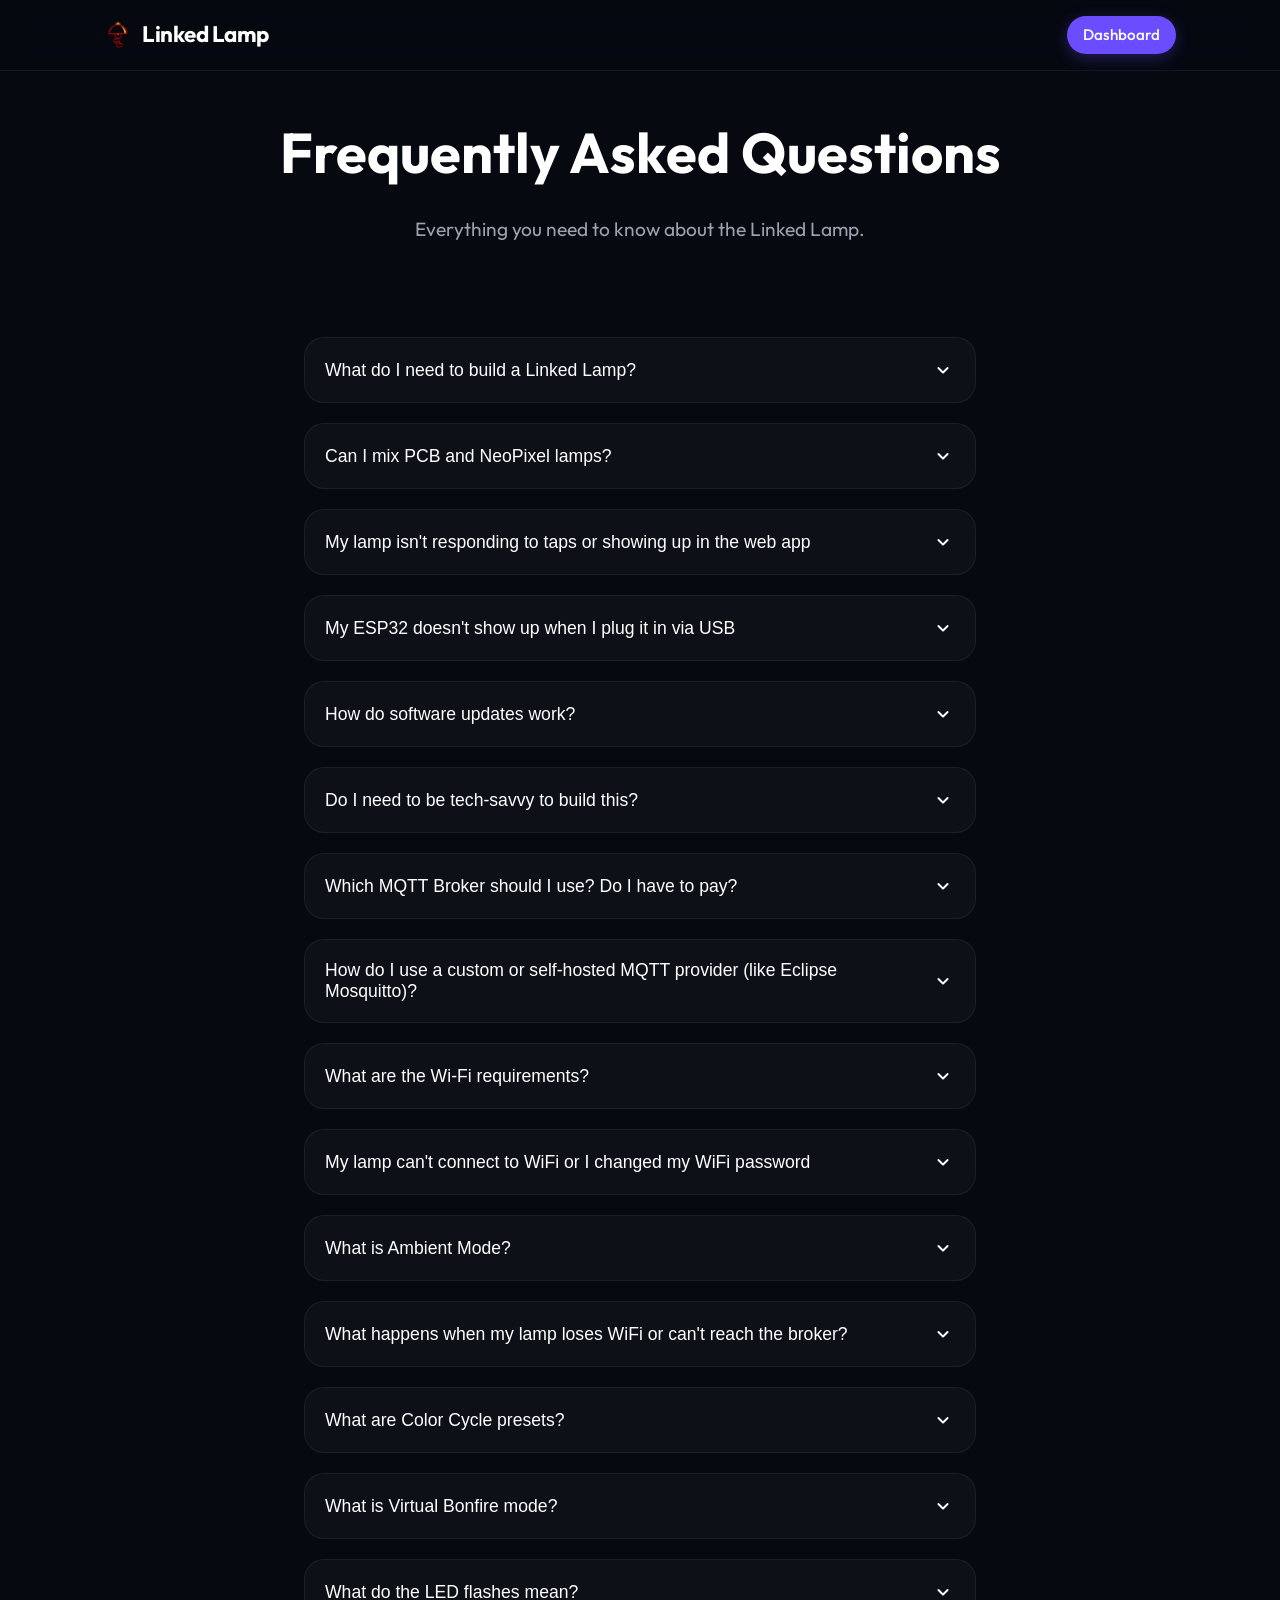
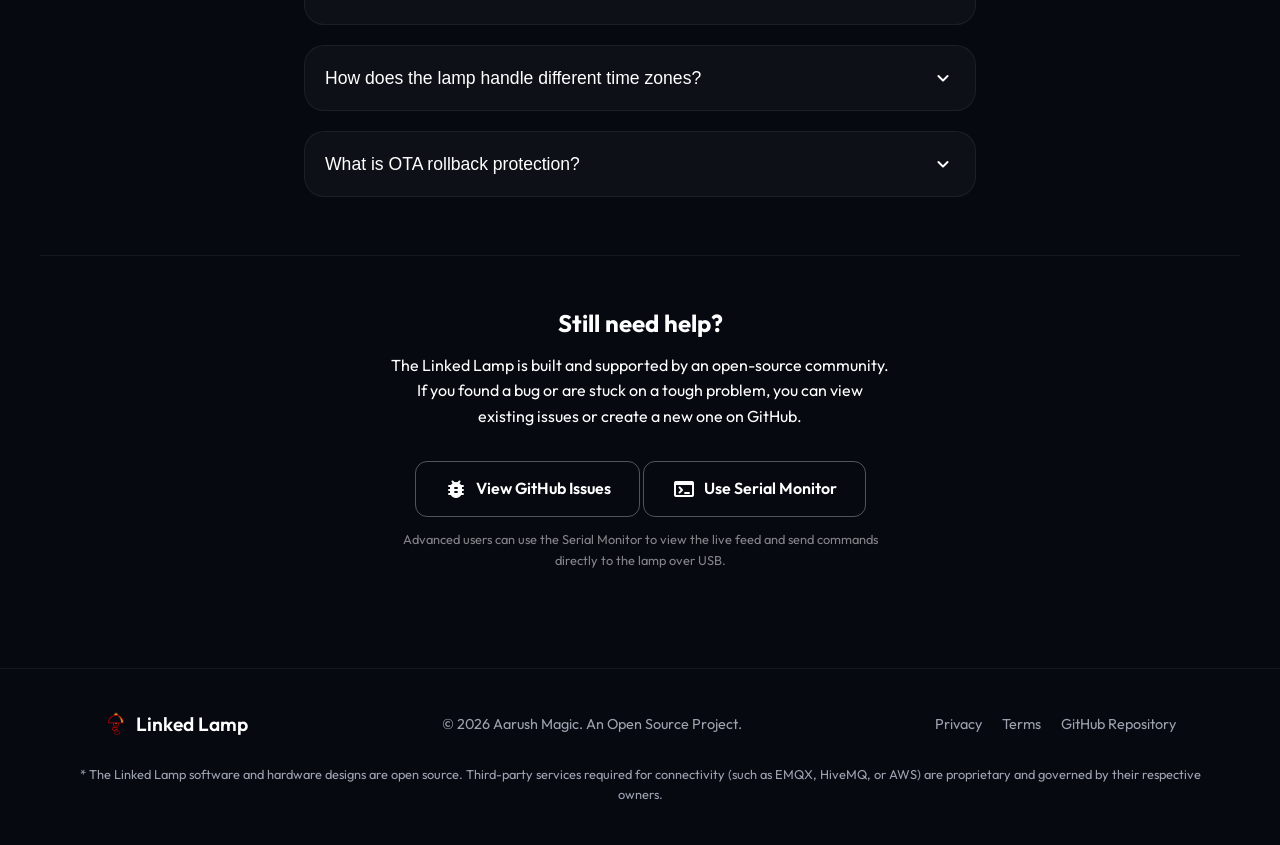
<file: docs/faq.html>
<!DOCTYPE html>
<html lang="en">

<head>
    <meta charset="UTF-8">
    <meta name="viewport" content="width=device-width, initial-scale=1.0">
    <meta name="robots" content="index" />
    <title>Linked Lamp | FAQ</title>
    <link href="https://fonts.googleapis.com/css2?family=Outfit:wght@300;400;500;600;700&display=swap" rel="stylesheet">
    <link href="https://fonts.googleapis.com/icon?family=Material+Icons+Round" rel="stylesheet">
    <link rel="stylesheet" href="landing.css">
    <link rel="icon" type="image/png" href="images/logo.png">
    <style>
        .faq-header {
            text-align: center;
            padding: 12vh 5% 5vh;
        }

        .faq-header h1 {
            font-size: 3.5rem;
            margin-bottom: 1rem;
        }

        .faq-container {
            max-width: 800px;
            margin: 0 auto 5vh;
        }

        .accordion {
            background-color: var(--bg-card);
            border: 1px solid var(--border);
            color: var(--text);
            cursor: pointer;
            padding: 20px;
            width: 100%;
            text-align: left;
            outline: none;
            font-size: 1.1rem;
            font-weight: 500;
            transition: 0.3s;
            display: flex;
            justify-content: space-between;
            align-items: center;
            border-radius: var(--radius);
            margin-bottom: 10px;
        }

        .accordion.active,
        .accordion:hover {
            background-color: rgba(255, 255, 255, 0.08);
            border-color: rgba(255, 255, 255, 0.2);
        }

        .accordion .icon {
            transition: transform 0.3s ease;
        }

        .accordion.active .icon {
            transform: rotate(180deg);
        }

        .panel {
            padding: 0 20px;
            background-color: transparent;
            max-height: 0;
            overflow: hidden;
            transition: max-height 0.3s ease-out, padding 0.3s ease;
            color: var(--text-dim);
            line-height: 1.6;
            margin-bottom: 10px;
            border-left: 2px solid var(--accent);
            margin-left: 20px;
        }

        .support-cta {
            text-align: center;
            padding: 3rem 0;
            margin-top: 3rem;
            border-top: 1px solid var(--border);
        }
    </style>
</head>

<body>

    <nav class="navbar scrolled">
        <div class="nav-content max-w">
            <div class="logo">
                <a href="index.html"
                    style="color:inherit; text-decoration:none; display:flex; align-items:center; gap:10px;">
                    <img src="images/logo.png" alt="Linked Lamp"
                        style="height: 28px; width: 28px; object-fit: contain;">
                    <span class="logo-text">Linked Lamp</span>
                </a>
            </div>
            <div class="nav-links" style="margin-left: auto;">
                <a href="my/" class="nav-btn primary">Dashboard</a>
            </div>
        </div>
    </nav>

    <header class="faq-header max-w">
        <h1>Frequently Asked Questions</h1>
        <p class="hero-subtitle">Everything you need to know about the Linked Lamp.</p>
    </header>

    <section class="faq-container max-w">

        <button class="accordion">What do I need to build a Linked Lamp? <span
                class="material-icons-round icon">expand_more</span></button>
        <div class="panel">
            <p style="padding: 15px 0;">
                Each lamp needs an <strong>ESP32 dev board</strong>, a <strong>TTP223 touch sensor</strong>,
                a <strong>3D-printed enclosure</strong> (files provided), and a USB-C cable for power.
                <br><br>
                For the lights, you choose one of two options:<br>
                <strong>PCB:</strong> A custom 100mm PCB with through-hole RGB LEDs, transistors, and resistors.<br>
                <strong>NeoPixel:</strong> A WS2812B ring (up to 16 LEDs, 66mm) — just 3 wires to the ESP32.<br><br>
                Both options produce nearly identical lamps. The full parts list with download links is in the
                <a href="setup-parts.html" style="color:var(--accent);">Setup Guide</a>.
            </p>
        </div>

        <button class="accordion">Can I mix PCB and NeoPixel lamps? <span
                class="material-icons-round icon">expand_more</span></button>
        <div class="panel">
            <p style="padding: 15px 0;">
                Yes! Any Linked Lamp can connect to any other Linked Lamp, regardless of which lighting method was used.
                One person can build a PCB version and the other can build a NeoPixel version — they'll work together
                perfectly.
            </p>
        </div>

        <button class="accordion">My lamp isn't responding to taps or showing up in the web app <span
                class="material-icons-round icon">expand_more</span></button>
        <div class="panel">
            <p style="padding: 15px 0;">
                This usually means the ESP32 doesn't have your <code>config.json</code> settings yet.
                <br><br>
                <strong>Browser flash (Chrome/Edge):</strong> The config is sent automatically — check the
                log output for a "✓ Done" confirmation. If it shows a warning, try re-flashing.
                <br><br>
                <strong>PlatformIO:</strong> Make sure you ran <strong>"Upload Filesystem Image"</strong>
                in addition to the regular Upload. This pushes your <code>data/config.json</code> into the ESP32's
                storage. Restart the lamp after uploading.
            </p>
        </div>

        <button class="accordion" id="faq-usb-not-detected">My ESP32 doesn't show up when I plug it in via USB <span
                class="material-icons-round icon">expand_more</span></button>
        <div class="panel">
            <p style="padding: 15px 0;">
                If you connect your ESP32 via USB but it doesn't appear in the serial port list (in the browser
                popup, Device Manager, or PlatformIO), try these steps:
                <br><br>
                <strong>1. Make sure you're using a data transfer cable.</strong><br>
                Many USB cables (especially short ones bundled with power banks or chargers) are
                <strong>charge-only</strong> and do not carry data. If your cable charges the board but doesn't
                show a serial port, swap it for a known data-capable USB cable. Data cables are usually slightly
                thicker and are often labeled "data" or "sync."
                <br><br>
                <strong>2. Install the correct USB-to-Serial drivers.</strong><br>
                Most ESP32 dev boards use either a <strong>CP2102</strong> or <strong>CP2104</strong> USB-to-UART
                bridge chip made by Silicon Labs. Your operating system may not include these drivers by default.
                <br><br>
                <strong>To install the drivers:</strong><br>
                &bull; Go to the <a
                    href="https://www.silabs.com/developers/usb-to-uart-bridge-vcp-drivers?tab=downloads"
                    target="_blank" style="color:var(--accent);">Silicon Labs CP210x VCP Drivers</a> page.<br>
                &bull; Download the driver for your operating system (Windows, macOS, or Linux).<br>
                &bull; Run the installer and follow the on-screen prompts.<br>
                &bull; <strong>Restart your computer</strong> after installation.<br>
                &bull; Reconnect your ESP32 via USB. It should now appear as a COM port (Windows) or
                <code>/dev/ttyUSB0</code> (Linux/macOS).
                <br><br>
                After completing both steps, the ESP32 should show up in the serial port picker when you click
                <strong>"Connect & Flash"</strong> on the setup page.
            </p>
        </div>

        <button class="accordion">How do software updates work? <span
                class="material-icons-round icon">expand_more</span></button>
        <div class="panel">
            <p style="padding: 15px 0;">
                Updates are delivered over-the-air (OTA). Open your personalized Web App, go to Settings, and
                tap "Check for Update". The lamp downloads the correct firmware from the public repository and
                reboots itself — no computer needed.
            </p>
        </div>

        <button class="accordion">Do I need to be tech-savvy to build this? <span
                class="material-icons-round icon">expand_more</span></button>
        <div class="panel">
            <p style="padding: 15px 0;">
                Not particularly. If you use <strong>Google Chrome</strong> or <strong>Microsoft Edge</strong>,
                the <a href="setup.html" style="color:var(--accent);">Setup Guide</a> flashes firmware directly
                from your browser — no coding or command line needed. Each lamp takes less than 30 minutes to build.
                <br><br>
                For other browsers, you'll need VS Code with PlatformIO, but the guide walks you through every step.
            </p>
        </div>

        <button class="accordion">Which MQTT Broker should I use? Do I have to pay? <span
                class="material-icons-round icon">expand_more</span></button>
        <div class="panel">
            <p style="padding: 15px 0;">
                No, you don't have to pay. The Linked Lamp system requires an MQTT broker to pass messages between
                lamps and the Web Dashboard. <strong>Critically, your chosen MQTT provider must support both:</strong>
                <br><br>
                1. <strong>Raw TCP/TLS</strong> (usually on port <strong>8883</strong>) &mdash; Required by the physical lamps, which connect via raw sockets using the C++ firmware.
                <br>
                2. <strong>Secure WebSockets (WSS)</strong> (usually on port <strong>8084</strong> or <strong>443</strong>) &mdash; Required by the Web Dashboard and Setup Wizard, which run inside a web browser sandbox.
                <br><br>
                <strong>Recommended Free Options:</strong><br>
                &bull; <strong>EMQX Serverless:</strong> The free tier supports both protocols out of the box and provides more than enough bandwidth.<br>
                &bull; <strong>HiveMQ Cloud:</strong> The "Serverless Multi-tenant" free tier supports both protocols out of the box and provides more than enough bandwidth.<br>
                &bull; <strong>Self-Hosted (e.g., Eclipse Mosquitto):</strong> An open-source broker for power users who want complete control. See the next question for configuration details.
                <br><br>
                <em>Please note: Cloud brokers like EMQX and HiveMQ are third-party proprietary software. They
                    are subject to change their pricing or Terms of Service at any time, and we are not affiliated with
                    or responsible for them.</em>
            </p>
        </div>

        <button class="accordion" id="faq-self-hosting">How do I use a custom or self-hosted MQTT provider (like Eclipse Mosquitto)? <span
                class="material-icons-round icon">expand_more</span></button>
        <div class="panel">
            <p style="padding: 15px 0;">
                If you choose to self-host Eclipse Mosquitto or use a custom provider, follow these guidelines to make sure the lamps and dashboard can connect:
                <br><br>
                <strong>1. Enable Both Connection Types:</strong><br>
                Your Mosquitto server configuration (<code>mosquitto.conf</code>) must define two listeners: one for the physical lamps (direct TCP/TLS) and one for the web dashboard (WebSockets/WSS):
                <pre style="background: rgba(255,255,255,0.05); padding: 15px; border-radius: 6px; overflow-x: auto; margin-top: 10px; margin-bottom: 10px; font-family: monospace; font-size: 0.9rem; color: #fff;">
# Listener 1: Direct TCP/TLS for the lamps
listener 8883
protocol mqtt
certfile /etc/mosquitto/certs/fullchain.pem
keyfile /etc/mosquitto/certs/privkey.pem

# Listener 2: Secure WebSockets (WSS) for the Web Dashboard
listener 8084
protocol websockets
certfile /etc/mosquitto/certs/fullchain.pem
keyfile /etc/mosquitto/certs/privkey.pem
                </pre>
                <br>
                <strong>2. Use a Trusted SSL Certificate (Crucial):</strong><br>
                While the physical lamps can connect using self-signed certificates, <strong>web browsers strictly enforce TLS certificate validation</strong> for WebSocket connections. If your broker uses a self-signed or invalid SSL certificate, the Web Dashboard will fail to connect silently. You must use a free certificate from a trusted Certificate Authority, such as <strong>Let's Encrypt</strong>.
                <br><br>
                <strong>3. Entering Details in the Setup Wizard:</strong><br>
                During setup, expand the <strong>Advanced Settings</strong> dropdown. There you can configure your custom <strong>MQTT Port</strong> (for the physical lamps) and <strong>Websockets URL / Websockets Port</strong> (for the Web Dashboard and Setup Wizard). The setup page will automatically use these ports for flashing your device and generating the pairing tokens without requiring you to append port numbers to your URLs.
            </p>
        </div>

        <button class="accordion">What are the Wi-Fi requirements? <span
                class="material-icons-round icon">expand_more</span></button>
        <div class="panel">
            <p style="padding: 15px 0;">
                The ESP32 only supports <strong>2.4 GHz Wi-Fi</strong>. It won't connect to 5 GHz-only
                networks. Most modern routers broadcast both bands, so this is rarely an issue.
                <br><br>
                Having WiFi trouble? Use the <a href="wifi-tool.html" style="color:var(--accent);">WiFi Configuration
                    Tool</a> to scan for nearby networks and update your lamp's WiFi settings directly from your browser
                over USB.
            </p>
        </div>

        <button class="accordion" id="faq-wifi-not-connecting">My lamp can't connect to WiFi or I changed my WiFi
            password <span class="material-icons-round icon">expand_more</span></button>
        <div class="panel">
            <p style="padding: 15px 0;">
                If your lamp can't connect to WiFi (e.g. you changed your router password, moved to a new location, or
                it's stuck trying to connect), you can fix it without re-flashing:
                <br><br>
                <strong>Option 1 — 5-tap reset (easiest):</strong> With the lamp off (powered but not lit), tap the
                touch sensor 5+ times
                quickly. The lamp will flash red, erase its WiFi credentials, and reboot into setup mode. It will create
                a WiFi hotspot called <strong>"Linked Lamp Setup"</strong> — connect to it from your phone and pick your
                network from the captive portal.
                <br><br>
                <strong>Option 2 — WiFi Tool:</strong> Open the <a href="wifi-tool.html"
                    style="color:var(--accent);">WiFi Configuration Tool</a> in Chrome or Edge, plug your lamp in via
                USB, and scan for available networks. Select your network, enter the password, and your lamp will reboot
                and connect.
                <br><br>
                <strong>Option 3 — Serial monitor (advanced):</strong> Open any serial monitor at 115200 baud and type
                <code>RESET_WIFI</code> to clear credentials, or <code>SET_WIFI:YourNetwork,YourPassword</code> to
                directly set new ones. These commands work even when the lamp is stuck.
            </p>
        </div>

        <button class="accordion">What is Ambient Mode? <span
                class="material-icons-round icon">expand_more</span></button>
        <div class="panel">
            <p style="padding: 15px 0;">
                Ambient Mode allows your lamp to keep glowing gently in a solid color of your choice or one of five subtle animated effects (Fireplace, Breathe, Lava Lamp, Rain, or Aurora) even when it's not active.
                <br><br>
                For power efficiency and subtlety, the brightness in Ambient Mode is <strong>capped at 10%</strong> of
                your daytime max brightness setting. Ambient Mode automatically turns off during your scheduled
                Nighttime Mode hours to ensure total darkness while you sleep.
            </p>
        </div>

        <button class="accordion">What happens when my lamp loses WiFi or can't reach the broker? <span
                class="material-icons-round icon">expand_more</span></button>
        <div class="panel">
            <p style="padding: 15px 0;">
                The lamp is designed to recover on its own. If WiFi drops, it immediately tries to reconnect every 15
                seconds.
                If it stays disconnected for <strong>5 minutes</strong>, the lamp automatically reboots to get a fresh
                start.
                <br><br>
                If WiFi is working but the MQTT broker is unreachable, the lamp retries MQTT every 5 seconds. After 3
                consecutive failures, it forces a clean MQTT disconnect and retries. After 6 failures (~30 seconds), it
                forces a full WiFi reconnect as a fallback.
                <br><br>
                While offline, <strong>touch gestures still work</strong> — you can still hold to pick a color or
                double-tap to turn off the lamp. The signal just won't be sent until connectivity is restored.
            </p>
        </div>

        <button class="accordion">What are Color Cycle presets? <span
                class="material-icons-round icon">expand_more</span></button>
        <div class="panel">
            <p style="padding: 15px 0;">
                Color Cycle presets let you send <strong>multi-color animated sequences</strong> to a lamp instead of a
                single static color.
                Each preset contains up to 50 colors, and each color has its own <strong>hold time</strong> (how long to
                display it) and <strong>transition time</strong> (how long to smoothly fade to the next color).
                <br><br>
                For example, you could create a preset that slowly fades between red, orange, and yellow to represent a
                sunset, or cycle through someone's favorite colors.
                Color Cycle presets can be created and sent from the web app.
            </p>
        </div>

        <button class="accordion">What is Virtual Bonfire mode? <span
                class="material-icons-round icon">expand_more</span></button>
        <div class="panel">
            <p style="padding: 15px 0;">
                Virtual Bonfire is a cozy shared mode you can activate with your partner right from the web app.
                When lit, both lamps synchronize into a warm, organic campfire glow with dynamic flickering and subtle flame surges.
                <br><br>
                The fire burns for up to an hour. Either person can tap <strong>"Add Log"</strong> in the web app to flare the flames back up to full brightness and reset the timer.
                Either person can put the fire out at any time from the app or simply by <strong>double-tapping</strong> their physical lamp.
            </p>
        </div>

        <button class="accordion">What do the LED flashes mean? <span
                class="material-icons-round icon">expand_more</span></button>
        <div class="panel">
            <p style="padding: 15px 0;">
                The lamp uses brief LED flashes to communicate its status:
                <br><br>
                • <strong>Double green flash</strong> — WiFi connected successfully (only on initial power-up/cold
                boot).<br>
                • <strong>Double red flash</strong> — WiFi credentials are being reset (triggered by 5+ taps when lamp
                is off).<br>
                • <strong>1-second flash of your color</strong> — Confirmation that your single tap was sent. The lamp
                briefly shows the sent color, then reverts to its previous state.<br>
                • <strong>3-second flash of picked color</strong> — After holding to pick a new default color, the lamp
                shows your selection for 3 seconds before reverting.<br>
                • <strong>20-second breathing pulse</strong> — When a signal arrives, the lamp gently pulses (fading
                between 30% and 100% brightness in ~2-second cycles) for 20 seconds, then holds a steady glow.
            </p>
        </div>

        <button class="accordion">How does the lamp handle different time zones? <span
                class="material-icons-round icon">expand_more</span></button>
        <div class="panel">
            <p style="padding: 15px 0;">
                Each lamp syncs its clock via <strong>NTP</strong> (Network Time Protocol) using internet time servers.
                You can set a <strong>POSIX timezone string</strong> (e.g., <code>EST5EDT</code>, <code>PST8PDT</code>)
                for each lamp through the web app.
                <br><br>
                This means <strong>Nighttime Mode is timezone-aware</strong> — if you set night mode from 10 PM to 8 AM,
                the lamp uses your local time, not UTC. Two lamps in different time zones will each respect their own
                local schedule.
            </p>
        </div>

        <button class="accordion">What is OTA rollback protection? <span
                class="material-icons-round icon">expand_more</span></button>
        <div class="panel">
            <p style="padding: 15px 0;">
                When the lamp receives a firmware update over the air (OTA), it doesn't immediately mark the new
                firmware as "good." Instead, it waits until the firmware <strong>successfully connects to the MQTT
                    broker</strong>.
                <br><br>
                If the new firmware crashes or can't reach the broker, the ESP32's bootloader will <strong>automatically
                    roll back</strong> to the previous working firmware on the next reboot. This ensures a bad update
                can never permanently brick your lamp.
            </p>
        </div>

    </section>

    <!-- Support CTA -->
    <div class="support-cta max-w">
        <h2>Still need help?</h2>
        <p class="desc" style="max-width: 500px; margin: 10px auto 20px;">
            The Linked Lamp is built and supported by an open-source community. If you found a bug or are stuck on a
            tough problem, you can view existing issues or create a new one on GitHub.
        </p>
        <a href="https://github.com/aarushmagic/Linked-Lamp/issues" target="_blank" class="btn outline-btn"
            style="border-color: rgba(255,255,255,0.3);">
            <span class="material-icons-round" style="margin-right: 8px;">bug_report</span> View GitHub Issues
        </a>
        <a href="serial.html" class="btn outline-btn" style="border-color: rgba(255,255,255,0.3); margin-top: 12px;">
            <span class="material-icons-round" style="margin-right: 8px;">terminal</span> Use Serial Monitor
        </a>
        <p class="desc" style="max-width: 500px; margin: 12px auto 0; font-size: 0.8rem; opacity: 0.5;">
            Advanced users can use the Serial Monitor to view the live feed and send commands directly to the lamp over
            USB.
        </p>
    </div>

    <!-- Footer -->
    <footer>
        <div class="footer-content max-w">
            <div class="footer-brand">
                <img src="images/logo.png" alt="Linked Lamp" style="height: 24px; width: 24px; object-fit: contain;">
                Linked
                Lamp
            </div>
            <p>&copy; 2026 Aarush Magic. An Open Source Project.</p>
            <div class="footer-links">
                <a href="privacy.html">Privacy</a>
                <a href="terms.html">Terms</a>
                <a href="https://github.com/aarushmagic/Linked-Lamp">GitHub Repository</a>
            </div>
        </div>
        <div class="max-w mt-3" style="text-align: center; font-size: 0.8rem; color: var(--text-dim); padding: 0 20px;">
            * The Linked Lamp software and hardware designs are open source. Third-party services required for
            connectivity (such as EMQX, HiveMQ, or AWS) are proprietary and governed by their respective owners.
        </div>
    </footer>

    <!-- Accordion Script -->
    <script>
        var acc = document.getElementsByClassName("accordion");
        var i;

        for (i = 0; i < acc.length; i++) {
            acc[i].addEventListener("click", function () {
                this.classList.toggle("active");
                var panel = this.nextElementSibling;
                if (panel.style.maxHeight) {
                    panel.style.maxHeight = null;
                    panel.style.paddingTop = "0";
                    panel.style.paddingBottom = "0";
                } else {
                    panel.style.maxHeight = panel.scrollHeight + 30 + "px";
                    panel.style.paddingTop = "10px";
                    panel.style.paddingBottom = "20px";
                }
            });
        }

        // Deep-link: auto-open a specific FAQ if the URL hash matches an accordion's id
        function openFaqByHash() {
            const hash = window.location.hash.replace('#', '');
            if (!hash) return;
            const target = document.getElementById(hash);
            if (target && target.classList.contains('accordion')) {
                target.classList.add('active');
                const panel = target.nextElementSibling;
                if (panel) {
                    panel.style.maxHeight = panel.scrollHeight + 30 + "px";
                    panel.style.paddingTop = "10px";
                    panel.style.paddingBottom = "20px";
                }
                setTimeout(() => target.scrollIntoView({ behavior: 'smooth', block: 'center' }), 100);
            }
        }
        openFaqByHash();
        window.addEventListener('hashchange', openFaqByHash);

        // Hamburger menu toggle
    </script>
</body>

</html>
</file>
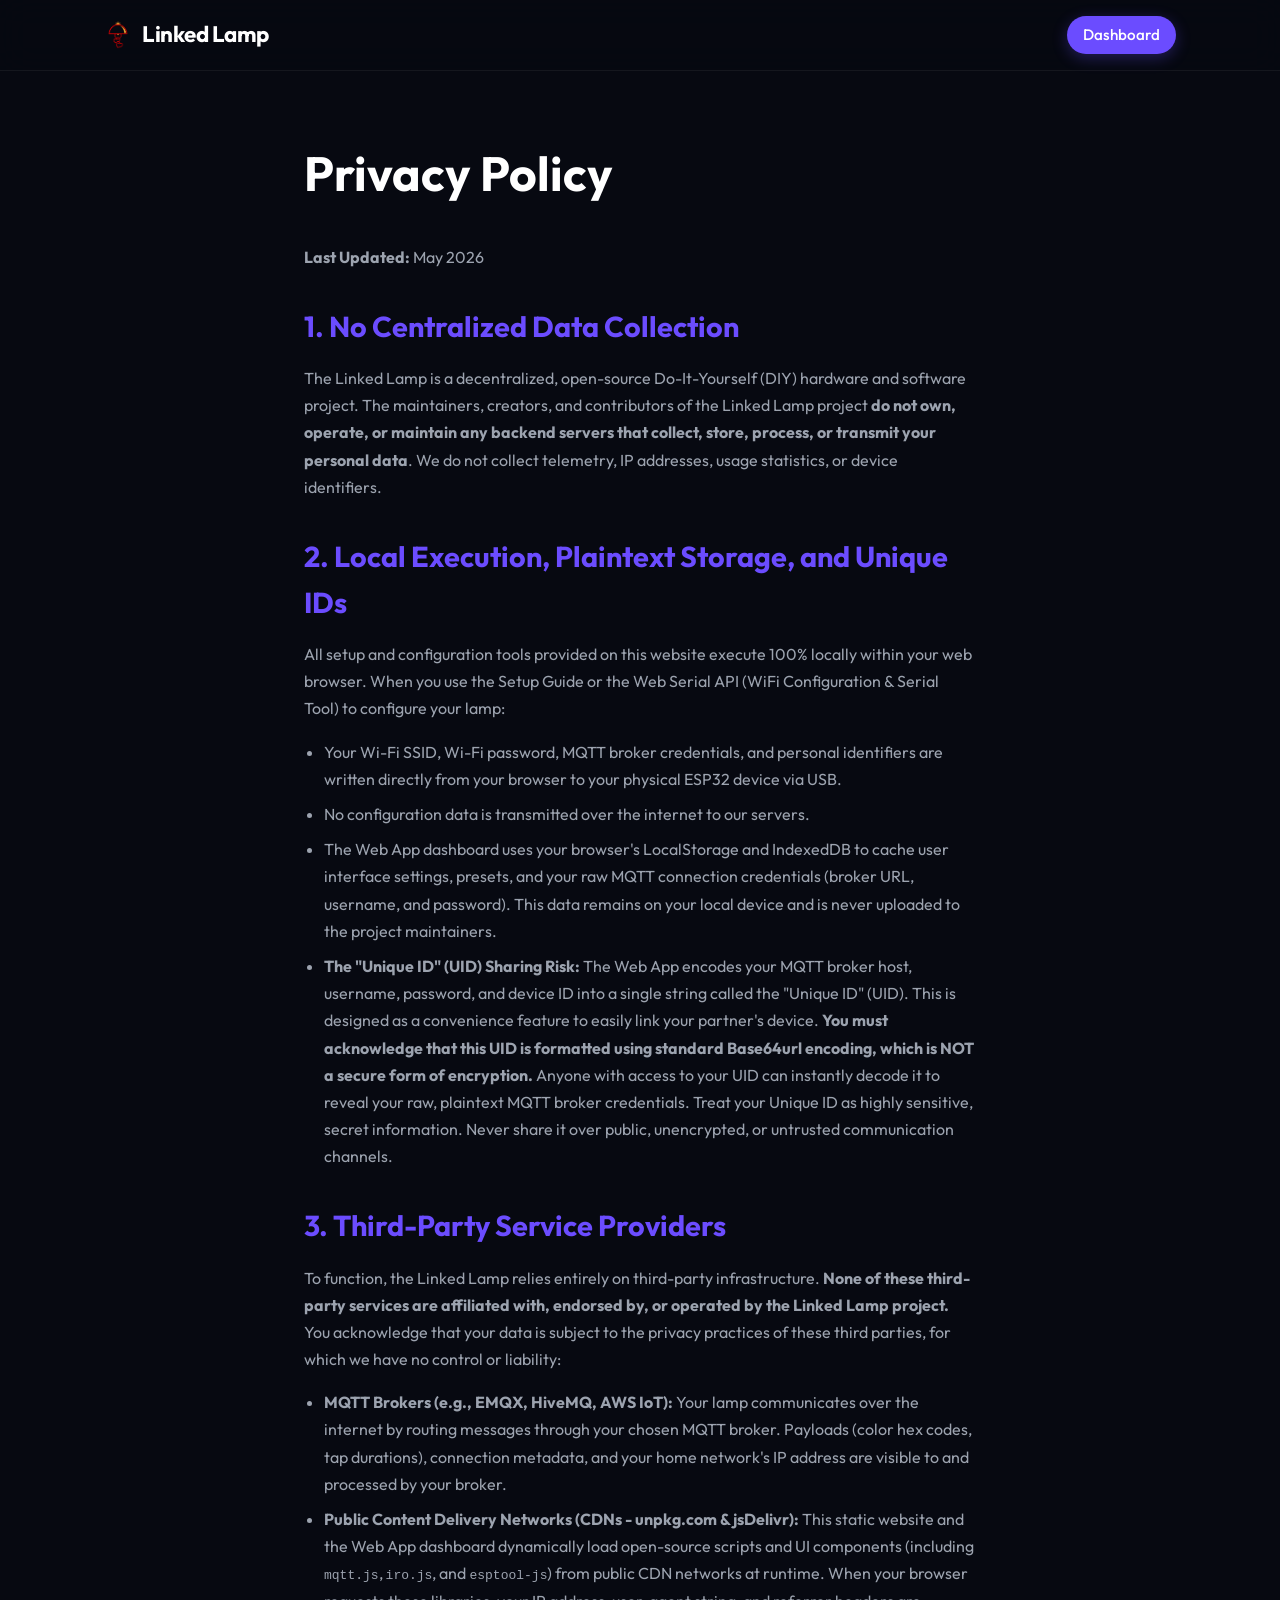
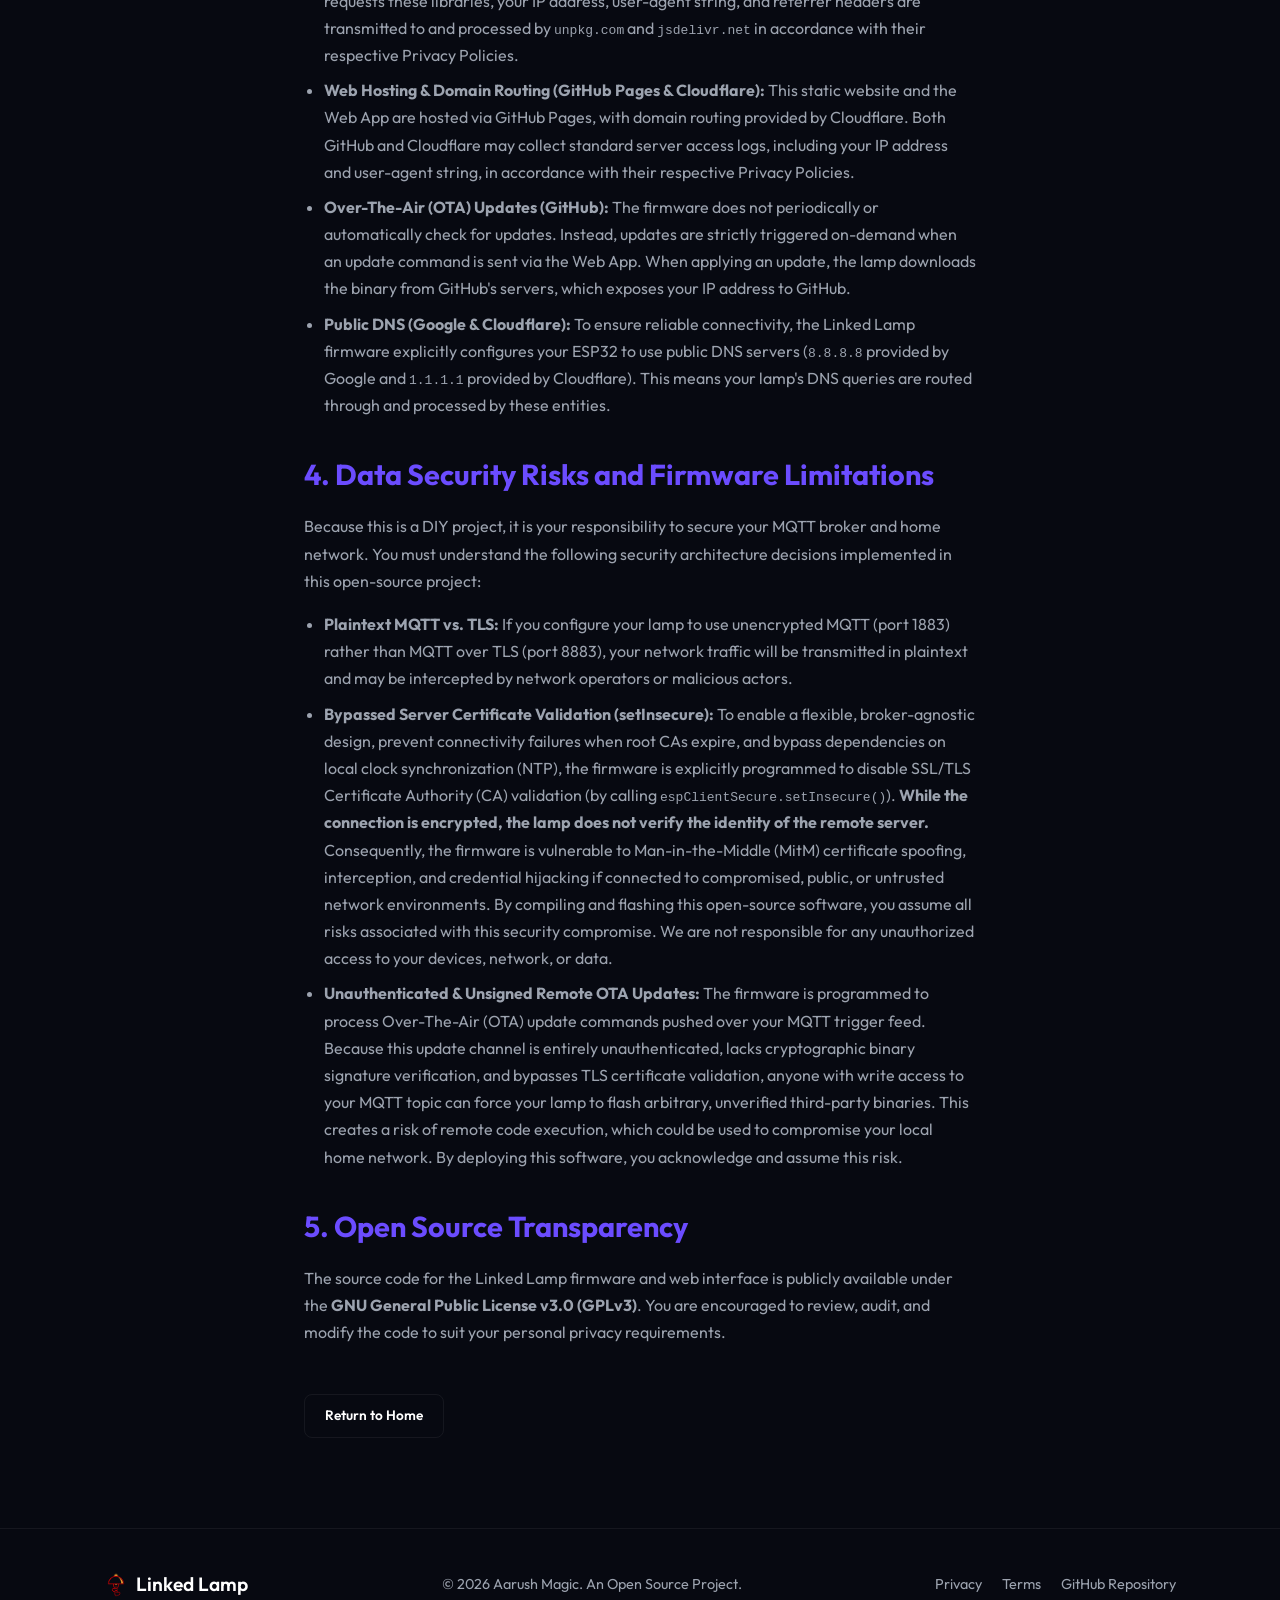
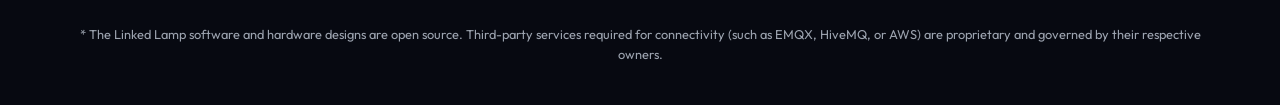
<file: docs/privacy.html>
<!DOCTYPE html>
<html lang="en">

<head>
    <meta charset="UTF-8">
    <meta name="viewport" content="width=device-width, initial-scale=1.0">
    <title>Privacy Policy | Linked Lamp</title>
    <link href="https://fonts.googleapis.com/css2?family=Outfit:wght@300;400;500;600;700&display=swap" rel="stylesheet">
    <link href="https://fonts.googleapis.com/icon?family=Material+Icons+Round" rel="stylesheet">
    <link rel="stylesheet" href="landing.css">
    <link rel="icon" type="image/png" href="images/logo.png">
    <style>
        .legal-container {
            max-width: 800px;
            margin: 15vh auto 10vh;
        }

        .legal-container h1 {
            font-size: 3rem;
            margin-bottom: 2rem;
        }

        .legal-container h2 {
            font-size: 1.8rem;
            margin: 2rem 0 1rem;
            color: var(--accent);
        }

        .legal-container p {
            color: var(--text-dim);
            margin-bottom: 1rem;
            line-height: 1.7;
        }

        .legal-container ul {
            color: var(--text-dim);
            margin-left: 20px;
            margin-bottom: 1rem;
            line-height: 1.7;
        }

        .legal-container li {
            margin-bottom: 0.5rem;
        }
    </style>
</head>

<body>
    <nav class="navbar scrolled">
        <div class="nav-content max-w">
            <div class="logo">
                <a href="index.html"
                    style="color:inherit; text-decoration:none; display:flex; align-items:center; gap:10px;">
                    <img src="images/logo.png" alt="Linked Lamp"
                        style="height: 28px; width: 28px; object-fit: contain;">
                    <span class="logo-text">Linked Lamp</span>
                </a>
            </div>
            <div class="nav-links" style="margin-left: auto;">
                <a href="my/" class="nav-btn primary">Dashboard</a>
            </div>
        </div>
    </nav>

    <div class="legal-container max-w">
        <h1>Privacy Policy</h1>
        <p><strong>Last Updated:</strong> May 2026</p>

        <h2>1. No Centralized Data Collection</h2>
        <p>The Linked Lamp is a decentralized, open-source Do-It-Yourself (DIY) hardware and software project. The
            maintainers, creators, and contributors of the Linked Lamp project <strong>do not own, operate, or maintain
                any backend servers that collect, store, process, or transmit your personal data</strong>. We do not
            collect telemetry, IP addresses, usage statistics, or device identifiers.</p>

        <h2>2. Local Execution, Plaintext Storage, and Unique IDs</h2>
        <p>All setup and configuration tools provided on this website execute 100% locally within your web browser. When
            you use the Setup Guide or the Web Serial API (WiFi Configuration & Serial Tool) to configure your lamp:</p>
        <ul>
            <li>Your Wi-Fi SSID, Wi-Fi password, MQTT broker credentials, and personal identifiers are written directly
                from your browser to your physical ESP32 device via USB.</li>
            <li>No configuration data is transmitted over the internet to our servers.</li>
            <li>The Web App dashboard uses your browser's LocalStorage and IndexedDB to cache user interface settings,
                presets, and your raw MQTT connection credentials (broker URL, username, and password). This data
                remains on your local device and is never uploaded to the project maintainers.</li>
            <li><strong>The "Unique ID" (UID) Sharing Risk:</strong> The Web App encodes your MQTT broker host,
                username, password, and device ID into a single string called the "Unique ID" (UID). This is designed as
                a convenience feature to easily link your partner's device. <strong>You must acknowledge that this UID
                    is formatted using standard Base64url encoding, which is NOT a secure form of encryption.</strong>
                Anyone with access to your UID can instantly decode it to reveal your raw, plaintext MQTT broker
                credentials. Treat your Unique ID as highly sensitive, secret information. Never share it over public,
                unencrypted, or untrusted communication channels.</li>
        </ul>

        <h2>3. Third-Party Service Providers</h2>
        <p>To function, the Linked Lamp relies entirely on third-party infrastructure. <strong>None of these third-party
                services are affiliated with, endorsed by, or operated by the Linked Lamp project.</strong> You
            acknowledge that your data is subject to the privacy practices of these third parties, for which we have no
            control or liability:</p>
        <ul>
            <li><strong>MQTT Brokers (e.g., EMQX, HiveMQ, AWS IoT):</strong> Your lamp communicates over the
                internet by routing messages through your chosen MQTT broker. Payloads (color hex codes, tap durations),
                connection metadata, and your home network's IP address are visible to and processed by your broker.
            </li>
            <li><strong>Public Content Delivery Networks (CDNs - unpkg.com & jsDelivr):</strong> This static website and
                the Web App dashboard dynamically load open-source scripts and UI components (including
                <code>mqtt.js</code>, <code>iro.js</code>, and <code>esptool-js</code>) from public CDN networks at
                runtime. When your browser requests these libraries, your IP address, user-agent string, and referrer
                headers are transmitted to and processed by <code>unpkg.com</code> and <code>jsdelivr.net</code> in
                accordance with their respective Privacy Policies.</li>
            <li><strong>Web Hosting & Domain Routing (GitHub Pages & Cloudflare):</strong> This static website and the
                Web App are hosted via GitHub Pages, with domain routing provided by Cloudflare. Both GitHub and
                Cloudflare may collect standard server access logs, including your IP address and user-agent string, in
                accordance with their respective Privacy Policies.</li>
            <li><strong>Over-The-Air (OTA) Updates (GitHub):</strong> The firmware does not periodically or automatically check
                for updates. Instead, updates are strictly triggered on-demand when an update command is sent via the Web App. When
                applying an update, the lamp downloads the binary from GitHub's servers, which exposes your IP address to GitHub.</li>
            <li><strong>Public DNS (Google & Cloudflare):</strong> To ensure reliable connectivity, the Linked Lamp
                firmware explicitly configures your ESP32 to use public DNS servers (<code>8.8.8.8</code> provided by
                Google and <code>1.1.1.1</code> provided by Cloudflare). This means your lamp's DNS queries are routed
                through and processed by these entities.</li>
        </ul>

        <h2>4. Data Security Risks and Firmware Limitations</h2>
        <p>Because this is a DIY project, it is your responsibility to secure your MQTT broker and home network. You
            must understand the following security architecture decisions implemented in this open-source project:</p>
        <ul>
            <li><strong>Plaintext MQTT vs. TLS:</strong> If you configure your lamp to use unencrypted MQTT (port 1883)
                rather than MQTT over TLS (port 8883), your network traffic will be transmitted in plaintext and may be
                intercepted by network operators or malicious actors.</li>
            <li><strong>Bypassed Server Certificate Validation (setInsecure):</strong> To enable a flexible,
                broker-agnostic design, prevent connectivity failures when root CAs expire, and bypass dependencies on
                local clock synchronization (NTP), the firmware is explicitly programmed to disable SSL/TLS Certificate
                Authority (CA) validation (by calling <code>espClientSecure.setInsecure()</code>). <strong>While the
                    connection is encrypted, the lamp does not verify the identity of the remote server.</strong>
                Consequently, the firmware is vulnerable to Man-in-the-Middle (MitM) certificate spoofing, interception,
                and credential hijacking if connected to compromised, public, or untrusted network environments. By
                compiling and flashing this open-source software, you assume all risks associated with this security
                compromise. We are not responsible for any unauthorized access to your devices, network, or data.</li>
            <li><strong>Unauthenticated & Unsigned Remote OTA Updates:</strong> The firmware is programmed to process Over-The-Air (OTA) update commands pushed over your MQTT trigger feed. Because this update channel is entirely unauthenticated, lacks cryptographic binary signature verification, and bypasses TLS certificate validation, anyone with write access to your MQTT topic can force your lamp to flash arbitrary, unverified third-party binaries. This creates a risk of remote code execution, which could be used to compromise your local home network. By deploying this software, you acknowledge and assume this risk.</li>
        </ul>

        <h2>5. Open Source Transparency</h2>
        <p>The source code for the Linked Lamp firmware and web interface is publicly available under the <strong>GNU
                General Public License v3.0 (GPLv3)</strong>. You are encouraged to review, audit, and modify the code
            to suit your personal privacy requirements.</p>

        <a href="index.html" class="nav-btn outline-btn mt-3"
            style="border: 1px solid var(--border); padding: 10px 20px; border-radius: 8px; text-decoration: none; color: var(--text); display: inline-block; margin-top: 2rem;">Return
            to Home</a>
    </div>

    <!-- Footer -->
    <footer>
        <div class="footer-content max-w">
            <div class="footer-brand">
                <img src="images/logo.png" alt="Linked Lamp" style="height: 24px; width: 24px; object-fit: contain;">
                Linked Lamp
            </div>
            <p>&copy; 2026 Aarush Magic. An Open Source Project.</p>
            <div class="footer-links">
                <a href="privacy.html">Privacy</a>
                <a href="terms.html">Terms</a>
                <a href="https://github.com/aarushmagic/Linked-Lamp">GitHub Repository</a>
            </div>
        </div>
        <div class="max-w mt-3" style="text-align: center; font-size: 0.8rem; color: var(--text-dim); padding: 0 20px;">
            * The Linked Lamp software and hardware designs are open source. Third-party services required for
            connectivity (such as EMQX, HiveMQ, or AWS) are proprietary and governed by their respective owners.
        </div>
    </footer>

    <script>
    </script>
</body>

</html>
</file>
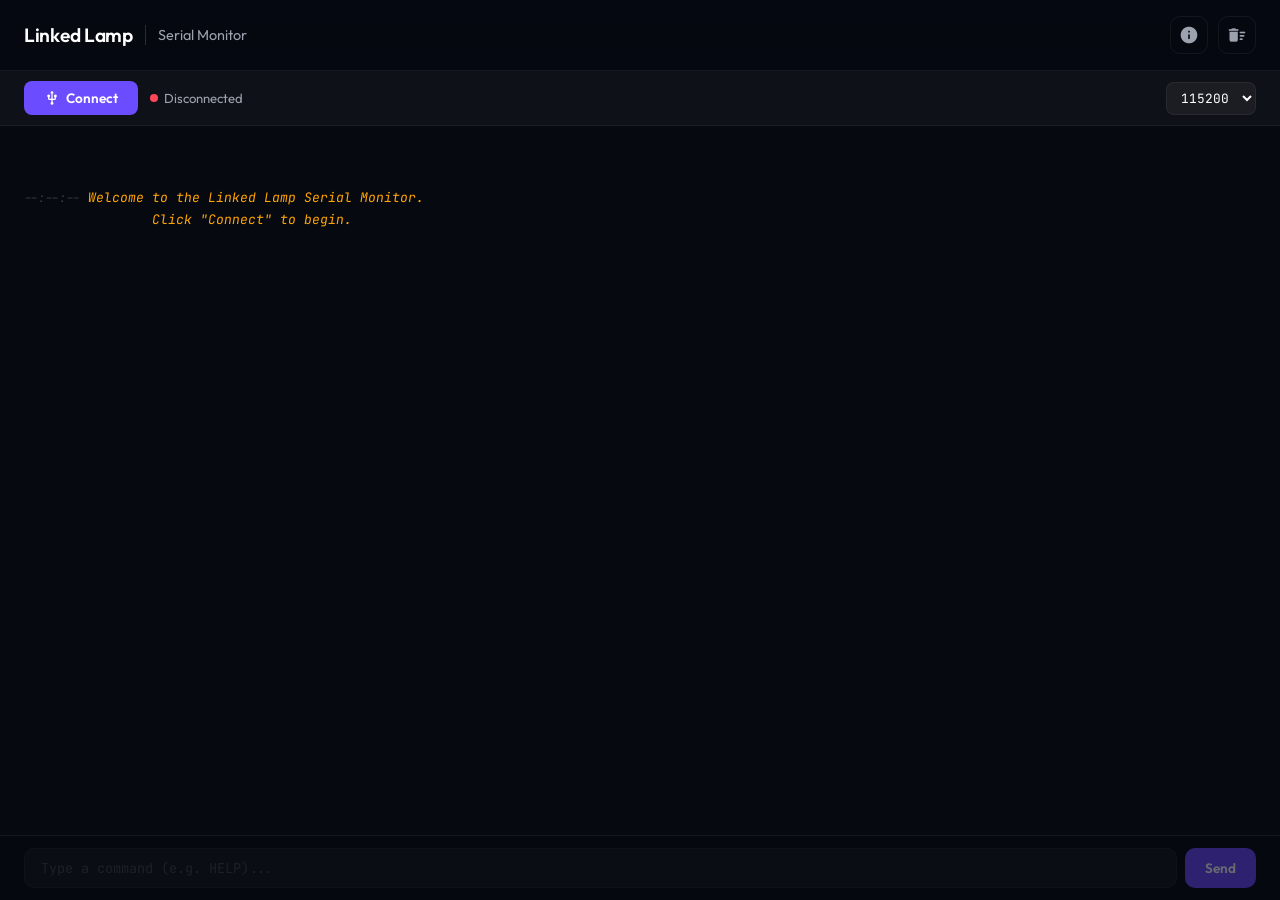
<file: docs/serial.html>
<!DOCTYPE html>
<html lang="en">

<head>
    <meta charset="UTF-8">
    <meta name="viewport" content="width=device-width, initial-scale=1.0">
    <meta name="robots" content="noindex, nofollow">
    <title>Linked Lamp | Serial Monitor</title>
    <link href="https://fonts.googleapis.com/css2?family=Outfit:wght@300;400;500;600;700&display=swap" rel="stylesheet">
    <link href="https://fonts.googleapis.com/css2?family=JetBrains+Mono:wght@400;500&display=swap" rel="stylesheet">
    <link href="https://fonts.googleapis.com/icon?family=Material+Icons+Round" rel="stylesheet">
    <link rel="icon" type="image/png" href="images/logo.png">
    <style>
        :root {
            --bg: #070911;
            --bg-card: rgba(255, 255, 255, 0.03);
            --border: rgba(255, 255, 255, 0.06);
            --text: #ffffff;
            --text-dim: #9ca3af;
            --accent: #6b4cff;
            --accent-hover: #8970ff;
            --accent-glow: rgba(107, 76, 255, 0.35);
            --danger: #ff4757;
            --success: #2ed573;
            --warning: #ffa502;
            --font: 'Outfit', sans-serif;
            --mono: 'JetBrains Mono', 'Consolas', monospace;
            --radius: 14px;
            --ease: 0.3s cubic-bezier(0.25, 0.8, 0.25, 1);
        }

        *,
        *::before,
        *::after {
            margin: 0;
            padding: 0;
            box-sizing: border-box;
        }

        body {
            background: var(--bg);
            color: var(--text);
            font-family: var(--font);
            height: 100dvh;
            display: flex;
            flex-direction: column;
            overflow: hidden;
        }

        /* Header */
        .header {
            display: flex;
            align-items: center;
            justify-content: space-between;
            padding: 16px 24px;
            border-bottom: 1px solid var(--border);
            background: rgba(7, 9, 17, 0.85);
            backdrop-filter: blur(16px);
            flex-shrink: 0;
        }

        .header-left {
            display: flex;
            align-items: center;
            gap: 12px;
        }

        .header-left h1 {
            font-size: 1.2rem;
            font-weight: 600;
            letter-spacing: -0.3px;
        }

        .header-left h1 a {
            color: inherit;
            text-decoration: none;
        }

        .header-left .divider {
            width: 1px;
            height: 20px;
            background: rgba(255, 255, 255, 0.15);
        }

        .header-left .page-label {
            font-size: 0.9rem;
            color: var(--text-dim);
            font-weight: 400;
        }

        .header-right {
            display: flex;
            align-items: center;
            gap: 10px;
        }

        .icon-btn {
            background: none;
            border: 1px solid var(--border);
            color: var(--text-dim);
            width: 38px;
            height: 38px;
            border-radius: 10px;
            display: flex;
            align-items: center;
            justify-content: center;
            cursor: pointer;
            transition: var(--ease);
            font-size: 0;
        }

        .icon-btn:hover {
            background: rgba(255, 255, 255, 0.05);
            color: var(--text);
            border-color: rgba(255, 255, 255, 0.15);
        }

        .icon-btn .material-icons-round {
            font-size: 20px;
        }

        /* Connection bar */
        .conn-bar {
            display: flex;
            align-items: center;
            gap: 12px;
            padding: 10px 24px;
            border-bottom: 1px solid var(--border);
            background: var(--bg-card);
            flex-shrink: 0;
            flex-wrap: wrap;
        }

        .conn-btn {
            padding: 8px 20px;
            border-radius: 8px;
            font-family: var(--font);
            font-size: 0.85rem;
            font-weight: 600;
            border: none;
            cursor: pointer;
            transition: var(--ease);
            display: flex;
            align-items: center;
            gap: 6px;
        }

        .conn-btn.connect {
            background: var(--accent);
            color: white;
        }

        .conn-btn.connect:hover {
            background: var(--accent-hover);
            box-shadow: 0 4px 15px var(--accent-glow);
        }

        .conn-btn.disconnect {
            background: rgba(255, 71, 87, 0.15);
            color: var(--danger);
            border: 1px solid rgba(255, 71, 87, 0.3);
        }

        .conn-btn.disconnect:hover {
            background: rgba(255, 71, 87, 0.25);
        }

        .conn-status {
            display: flex;
            align-items: center;
            gap: 6px;
            font-size: 0.82rem;
            color: var(--text-dim);
        }

        .conn-dot {
            width: 8px;
            height: 8px;
            border-radius: 50%;
            background: var(--danger);
            flex-shrink: 0;
        }

        .conn-dot.connected {
            background: var(--success);
            box-shadow: 0 0 8px rgba(46, 213, 115, 0.5);
        }

        .baud-select {
            padding: 6px 10px;
            border-radius: 8px;
            background: rgba(255, 255, 255, 0.05);
            border: 1px solid var(--border);
            color: var(--text);
            font-family: var(--mono);
            font-size: 0.8rem;
            margin-left: auto;
        }

        .baud-select option {
            background: #1a1d2e;
        }

        /* Terminal */
        .terminal-wrap {
            flex: 1;
            overflow: hidden;
            position: relative;
        }

        .terminal {
            height: 100%;
            overflow-y: auto;
            padding: 16px 24px;
            font-family: var(--mono);
            font-size: 0.82rem;
            line-height: 1.7;
            white-space: pre-wrap;
            word-break: break-all;
            scroll-behavior: smooth;
        }

        .terminal::-webkit-scrollbar {
            width: 6px;
        }

        .terminal::-webkit-scrollbar-track {
            background: transparent;
        }

        .terminal::-webkit-scrollbar-thumb {
            background: rgba(255, 255, 255, 0.1);
            border-radius: 3px;
        }

        .line-tx {
            color: var(--accent);
        }

        .line-rx {
            color: #c8d6e5;
        }

        .line-sys {
            color: var(--warning);
            font-style: italic;
        }

        .line-err {
            color: var(--danger);
        }

        .terminal .timestamp {
            color: rgba(255, 255, 255, 0.2);
            margin-right: 8px;
            font-size: 0.75rem;
        }

        /* Input bar */
        .input-bar {
            display: flex;
            gap: 8px;
            padding: 12px 24px;
            border-top: 1px solid var(--border);
            background: rgba(7, 9, 17, 0.9);
            backdrop-filter: blur(16px);
            flex-shrink: 0;
        }

        .input-bar input {
            flex: 1;
            padding: 10px 16px;
            border-radius: 10px;
            background: rgba(255, 255, 255, 0.05);
            border: 1px solid var(--border);
            color: var(--text);
            font-family: var(--mono);
            font-size: 0.85rem;
            outline: none;
            transition: var(--ease);
        }

        .input-bar input:focus {
            border-color: var(--accent);
            box-shadow: 0 0 0 3px var(--accent-glow);
        }

        .input-bar input::placeholder {
            color: rgba(255, 255, 255, 0.2);
        }

        .input-bar input:disabled {
            opacity: 0.4;
        }

        .send-btn {
            padding: 10px 20px;
            border-radius: 10px;
            background: var(--accent);
            color: white;
            border: none;
            font-family: var(--font);
            font-weight: 600;
            font-size: 0.85rem;
            cursor: pointer;
            transition: var(--ease);
        }

        .send-btn:hover {
            background: var(--accent-hover);
        }

        .send-btn:disabled {
            opacity: 0.4;
            cursor: not-allowed;
        }

        /* Info Modal */
        .modal-overlay {
            display: none;
            position: fixed;
            inset: 0;
            background: rgba(0, 0, 0, 0.7);
            backdrop-filter: blur(8px);
            z-index: 100;
            align-items: center;
            justify-content: center;
            padding: 20px;
        }

        .modal-overlay.open {
            display: flex;
        }

        .modal {
            background: #12141f;
            border: 1px solid var(--border);
            border-radius: var(--radius);
            max-width: 520px;
            width: 100%;
            max-height: 80vh;
            overflow-y: auto;
            padding: 28px;
            position: relative;
        }

        .modal::-webkit-scrollbar {
            width: 4px;
        }

        .modal::-webkit-scrollbar-thumb {
            background: rgba(255, 255, 255, 0.1);
            border-radius: 2px;
        }

        .modal h2 {
            font-size: 1.15rem;
            margin-bottom: 18px;
            display: flex;
            align-items: center;
            gap: 8px;
        }

        .modal h2 .material-icons-round {
            color: var(--accent);
            font-size: 22px;
        }

        .modal-close {
            position: absolute;
            top: 16px;
            right: 16px;
            background: none;
            border: none;
            color: var(--text-dim);
            cursor: pointer;
            font-size: 0;
        }

        .modal-close:hover {
            color: var(--text);
        }

        .cmd-list {
            list-style: none;
        }

        .cmd-list li {
            padding: 10px 0;
            border-bottom: 1px solid rgba(255, 255, 255, 0.04);
            display: flex;
            gap: 12px;
            align-items: baseline;
        }

        .cmd-list li:last-child {
            border-bottom: none;
        }

        .cmd-name {
            font-family: var(--mono);
            font-size: 0.8rem;
            color: var(--accent);
            white-space: nowrap;
            flex-shrink: 0;
            min-width: 145px;
            cursor: pointer;
            transition: var(--ease);
        }

        .cmd-name:hover {
            color: var(--accent-hover);
            text-decoration: underline;
        }

        .cmd-desc {
            font-size: 0.82rem;
            color: var(--text-dim);
            line-height: 1.4;
        }

        /* Not supported full-screen overlay */
        .not-supported {
            display: none;
            flex: 1;
            flex-direction: column;
            align-items: center;
            justify-content: center;
            text-align: center;
            padding: 40px 24px;
            gap: 16px;
        }

        .not-supported .material-icons-round {
            font-size: 64px;
            color: var(--danger);
            opacity: 0.8;
        }

        .not-supported h2 {
            font-size: 1.4rem;
            color: var(--text);
            font-weight: 600;
        }

        .not-supported p {
            color: var(--text-dim);
            font-size: 0.95rem;
            max-width: 400px;
            line-height: 1.6;
        }

        .not-supported .home-btn {
            margin-top: 8px;
            padding: 12px 28px;
            border-radius: 10px;
            background: var(--accent);
            color: white;
            border: none;
            font-family: var(--font);
            font-weight: 600;
            font-size: 0.95rem;
            text-decoration: none;
            transition: var(--ease);
            display: inline-flex;
            align-items: center;
            gap: 8px;
        }

        .not-supported .home-btn:hover {
            background: var(--accent-hover);
            box-shadow: 0 4px 15px var(--accent-glow);
            transform: translateY(-2px);
        }

        @media (max-width: 600px) {
            .header {
                padding: 12px 16px;
            }

            .conn-bar {
                padding: 10px 16px;
            }

            .terminal {
                padding: 12px 16px;
                font-size: 0.75rem;
            }

            .input-bar {
                padding: 10px 16px;
            }

            .header-left .divider,
            .header-left .page-label {
                display: none;
            }
        }
    </style>
</head>

<body>
    <!-- Header -->
    <div class="header">
        <div class="header-left">
            <h1><a href="index.html">Linked Lamp</a></h1>
            <div class="divider"></div>
            <span class="page-label">Serial Monitor</span>
        </div>
        <div class="header-right">
            <button class="icon-btn" id="btnInfo" title="Command Reference">
                <span class="material-icons-round">info</span>
            </button>
            <button class="icon-btn" id="btnClear" title="Clear Terminal">
                <span class="material-icons-round">delete_sweep</span>
            </button>
        </div>
    </div>

    <!-- Browser not supported (full-screen) -->
    <div class="not-supported" id="notSupported">
        <span class="material-icons-round">usb_off</span>
        <h2>Browser Not Supported</h2>
        <p>The Serial Monitor requires the Web Serial API, which is only available in <strong>Google Chrome</strong> or
            <strong>Microsoft Edge</strong> on desktop.
        </p>
        <a href="index.html" class="home-btn">
            <span class="material-icons-round" style="font-size:18px">arrow_back</span>
            Return Home
        </a>
    </div>

    <!-- Connection bar -->
    <div class="conn-bar">
        <button class="conn-btn connect" id="btnConnect">
            <span class="material-icons-round" style="font-size:16px">usb</span>
            Connect
        </button>
        <div class="conn-status">
            <div class="conn-dot" id="connDot"></div>
            <span id="connLabel">Disconnected</span>
        </div>
        <select class="baud-select" id="baudRate" title="Baud Rate">
            <option value="9600">9600</option>
            <option value="19200">19200</option>
            <option value="38400">38400</option>
            <option value="57600">57600</option>
            <option value="115200" selected>115200</option>
            <option value="230400">230400</option>
            <option value="460800">460800</option>
            <option value="921600">921600</option>
        </select>
    </div>

    <!-- Terminal output -->
    <div class="terminal-wrap">
        <div class="terminal" id="terminal">
            <div class="line-sys"><span class="timestamp">--:--:--</span>Welcome to the Linked Lamp Serial Monitor.
                Click "Connect" to begin.</div>
        </div>
    </div>

    <!-- Input bar -->
    <div class="input-bar">
        <input type="text" id="cmdInput" placeholder="Type a command (e.g. HELP)..." disabled autocomplete="off"
            spellcheck="false">
        <button class="send-btn" id="btnSend" disabled>Send</button>
    </div>

    <!-- Info Modal -->
    <div class="modal-overlay" id="infoModal">
        <div class="modal">
            <button class="modal-close" id="modalClose">
                <span class="material-icons-round">close</span>
            </button>
            <h2><span class="material-icons-round">terminal</span> Command Reference</h2>
            <ul class="cmd-list">
                <li>
                    <span class="cmd-name" data-cmd="HELP">HELP</span>
                    <span class="cmd-desc">Show all available commands</span>
                </li>
                <li>
                    <span class="cmd-name" data-cmd="GET_STATUS">GET_STATUS</span>
                    <span class="cmd-desc">Print WiFi, MQTT, and role status</span>
                </li>
                <li>
                    <span class="cmd-name" data-cmd="GET_CONFIG">GET_CONFIG</span>
                    <span class="cmd-desc">Print the current /config.json</span>
                </li>
                <li>
                    <span class="cmd-name" data-cmd="GET_STATE">GET_STATE</span>
                    <span class="cmd-desc">Print the current /state.json</span>
                </li>
                <li>
                    <span class="cmd-name" data-cmd="SET_CONFIG:{}">SET_CONFIG:{}</span>
                    <span class="cmd-desc">Set new MQTT config JSON and reboot</span>
                </li>
                <li>
                    <span class="cmd-name" data-cmd="SET_NAME:">SET_NAME:x</span>
                    <span class="cmd-desc">Set the lamp owner's name (saved to config, published to MQTT)</span>
                </li>
                <li>
                    <span class="cmd-name" data-cmd="SET_WIFI:ssid,pass">SET_WIFI:s,p</span>
                    <span class="cmd-desc">Set new WiFi credentials and reboot</span>
                </li>
                <li>
                    <span class="cmd-name" data-cmd="SCAN_WIFI">SCAN_WIFI</span>
                    <span class="cmd-desc">Scan for nearby WiFi networks</span>
                </li>
                <li>
                    <span class="cmd-name" data-cmd="RESET_WIFI">RESET_WIFI</span>
                    <span class="cmd-desc">Clear WiFi credentials and reboot (opens config portal)</span>
                </li>
                <li>
                    <span class="cmd-name" data-cmd="RESET_CONFIG">RESET_CONFIG</span>
                    <span class="cmd-desc">Delete MQTT config and reboot</span>
                </li>
                <li>
                    <span class="cmd-name" data-cmd="MAKE_PRIMARY">MAKE_PRIMARY</span>
                    <span class="cmd-desc">Promote to primary lamp (clears secondary status, reboots)</span>
                </li>
                <li>
                    <span class="cmd-name" data-cmd="MAKE_SECONDARY">MAKE_SECONDARY</span>
                    <span class="cmd-desc">Demote to secondary lamp (clears primary status, reboots)</span>
                </li>
                <li>
                    <span class="cmd-name" data-cmd="RESET_ROLE">RESET_ROLE</span>
                    <span class="cmd-desc">Clear role and auto-detect on next boot</span>
                </li>
                <li>
                    <span class="cmd-name" data-cmd="REBOOT">REBOOT</span>
                    <span class="cmd-desc">Restart the device</span>
                </li>
                <li>
                    <span class="cmd-name" data-cmd="RESET_ALL">RESET_ALL</span>
                    <span class="cmd-desc">Factory reset — clear WiFi + config + state</span>
                </li>
            </ul>
        </div>
    </div>

    <script>
        // Local UI state tracking
        let port = null;
        let reader = null;
        let writer = null;
        let readableStreamClosed = null;
        let isConnected = false;

        // DOM elements cache
        const terminal = document.getElementById("terminal");
        const cmdInput = document.getElementById("cmdInput");
        const btnSend = document.getElementById("btnSend");
        const btnConnect = document.getElementById("btnConnect");
        const btnClear = document.getElementById("btnClear");
        const btnInfo = document.getElementById("btnInfo");
        const infoModal = document.getElementById("infoModal");
        const modalClose = document.getElementById("modalClose");
        const connDot = document.getElementById("connDot");
        const connLabel = document.getElementById("connLabel");
        const baudSelect = document.getElementById("baudRate");

        // Verify browser Web Serial capabilities
        if (!("serial" in navigator)) {
            document.getElementById("notSupported").style.display = "flex";
            // Render connection overlay in unsupported environments
            document.querySelector(".conn-bar").style.display = "none";
            document.querySelector(".terminal-wrap").style.display = "none";
            document.querySelector(".input-bar").style.display = "none";
            document.querySelector(".header-right").style.display = "none";
        }

        // Terminal feed helpers
        function timestamp() {
            const d = new Date();
            return d.toLocaleTimeString("en-US", { hour12: false });
        }

        function appendLine(text, cls = "line-rx") {
            const div = document.createElement("div");
            div.className = cls;
            div.innerHTML = `<span class="timestamp">${timestamp()}</span>${escapeHtml(text)}`;
            terminal.appendChild(div);
            terminal.scrollTop = terminal.scrollHeight;
        }

        function escapeHtml(s) {
            const d = document.createElement("div");
            d.textContent = s;
            return d.innerHTML;
        }

        // Serial link setup and teardown
        btnConnect.addEventListener("click", async () => {
            if (isConnected) {
                await disconnectSerial();
            } else {
                await connectSerial();
            }
        });

        async function connectSerial() {
            try {
                port = await navigator.serial.requestPort();
                const baud = parseInt(baudSelect.value);
                await port.open({ baudRate: baud });

                appendLine(`Connected at ${baud} baud`, "line-sys");
                setConnected(true);

                // Launch asynchronous serial read thread
                const decoder = new TextDecoderStream();
                readableStreamClosed = port.readable.pipeTo(decoder.writable);
                reader = decoder.readable.getReader();

                const encoder = new TextEncoderStream();
                encoder.readable.pipeTo(port.writable);
                writer = encoder.writable.getWriter();

                readLoop();
            } catch (e) {
                if (e.name === "NotFoundError") {
                    appendLine("No device selected.", "line-sys");
                    appendLine("Your lamp should appear as \"CP2102 USB to UART Bridge Controller\" or \"Silicon Labs CP210x\" in the port list.", "line-sys");
                    appendLine("", "line-sys");
                    appendLine("If your lamp doesn't appear, please make sure you're using a data cable. You may also need to install the CP210x USB driver:", "line-sys");
                    // Fallback download link styling
                    const linkDiv = document.createElement("div");
                    linkDiv.className = "line-sys";
                    linkDiv.innerHTML = `<span class="timestamp">${timestamp()}</span>→ <a href="https://www.silabs.com/developers/usb-to-uart-bridge-vcp-drivers?tab=downloads" target="_blank" style="color: var(--accent); text-decoration: underline;">Download CP210x Drivers from Silicon Labs</a>`;
                    terminal.appendChild(linkDiv);
                    appendLine("", "line-sys");
                    // Parse client user agent to select target OS drivers
                    const ua = navigator.userAgent.toLowerCase();
                    if (ua.includes("win")) {
                        appendLine("Windows Installation Instructions:", "line-sys");
                        appendLine("  1. Download \"CP210x Windows Drivers\" from the link above", "line-sys");
                        appendLine("  2. Unzip the downloaded file", "line-sys");
                        appendLine("  3. Run CP210xVCPInstaller_x64.exe and follow the prompts", "line-sys");
                    } else if (ua.includes("mac")) {
                        appendLine("macOS Installation Instructions:", "line-sys");
                        appendLine("  1. Download \"CP210x VCP Mac OSX Driver\" from the link above", "line-sys");
                        appendLine("  2. Open the downloaded .dmg file", "line-sys");
                        appendLine("  3. Run the installer inside and follow the prompts", "line-sys");
                    } else {
                        appendLine("Linux Installation Instructions — the CP210x driver is usually built-in.", "line-sys");
                        appendLine("If not, download the Linux driver from the link above.", "line-sys");
                    }
                    appendLine("After installing, unplug and replug your lamp, then try connecting again.", "line-sys");
                    terminal.scrollTop = terminal.scrollHeight;
                } else {
                    appendLine("Connection failed: " + e.message, "line-err");
                }
            }
        }

        async function readLoop() {
            let lineBuffer = "";
            try {
                while (true) {
                    const { value, done } = await reader.read();
                    if (done) break;
                    if (value) {
                        lineBuffer += value;
                        const lines = lineBuffer.split("\n");
                        lineBuffer = lines.pop(); // Buffer partial lines across chunk boundaries
                        for (const line of lines) {
                            const trimmed = line.replace(/\r$/, "");
                            if (trimmed.length > 0) appendLine(trimmed, "line-rx");
                        }
                    }
                }
            } catch (e) {
                if (isConnected) appendLine("Read error: " + e.message, "line-err");
            }
            if (isConnected) await disconnectSerial();
        }

        async function disconnectSerial() {
            setConnected(false);
            try {
                if (reader) { await reader.cancel(); reader = null; }
                if (readableStreamClosed) { await readableStreamClosed.catch(() => { }); readableStreamClosed = null; }
                if (writer) { await writer.close().catch(() => { }); writer = null; }
                if (port) { await port.close().catch(() => { }); port = null; }
            } catch (e) { /* best-effort cleanup */ }
            appendLine("Disconnected", "line-sys");
        }

        function setConnected(state) {
            isConnected = state;
            cmdInput.disabled = !state;
            btnSend.disabled = !state;
            connDot.className = "conn-dot" + (state ? " connected" : "");
            connLabel.textContent = state ? "Connected" : "Disconnected";
            btnConnect.textContent = state ? "Disconnect" : "Connect";
            btnConnect.className = "conn-btn " + (state ? "disconnect" : "connect");
            if (state) cmdInput.focus();
        }

        // Transmit command payloads to ESP32
        async function sendCommand() {
            const cmd = cmdInput.value.trim();
            if (!cmd || !writer) return;
            appendLine("→ " + cmd, "line-tx");
            await writer.write(cmd + "\n");
            cmdInput.value = "";
            cmdInput.focus();
        }

        btnSend.addEventListener("click", sendCommand);
        cmdInput.addEventListener("keydown", (e) => {
            if (e.key === "Enter") sendCommand();
        });

        // Flush terminal window elements
        btnClear.addEventListener("click", () => {
            terminal.innerHTML = "";
            appendLine("Terminal cleared", "line-sys");
        });

        // Modal dialog behaviors
        btnInfo.addEventListener("click", () => infoModal.classList.add("open"));
        modalClose.addEventListener("click", () => infoModal.classList.remove("open"));
        infoModal.addEventListener("click", (e) => {
            if (e.target === infoModal) infoModal.classList.remove("open");
        });

        // Inject templates directly to command prompt input
        document.querySelectorAll(".cmd-name[data-cmd]").forEach(el => {
            el.addEventListener("click", () => {
                cmdInput.value = el.dataset.cmd;
                infoModal.classList.remove("open");
                if (isConnected) cmdInput.focus();
            });
        });
    </script>
</body>

</html>
</file>
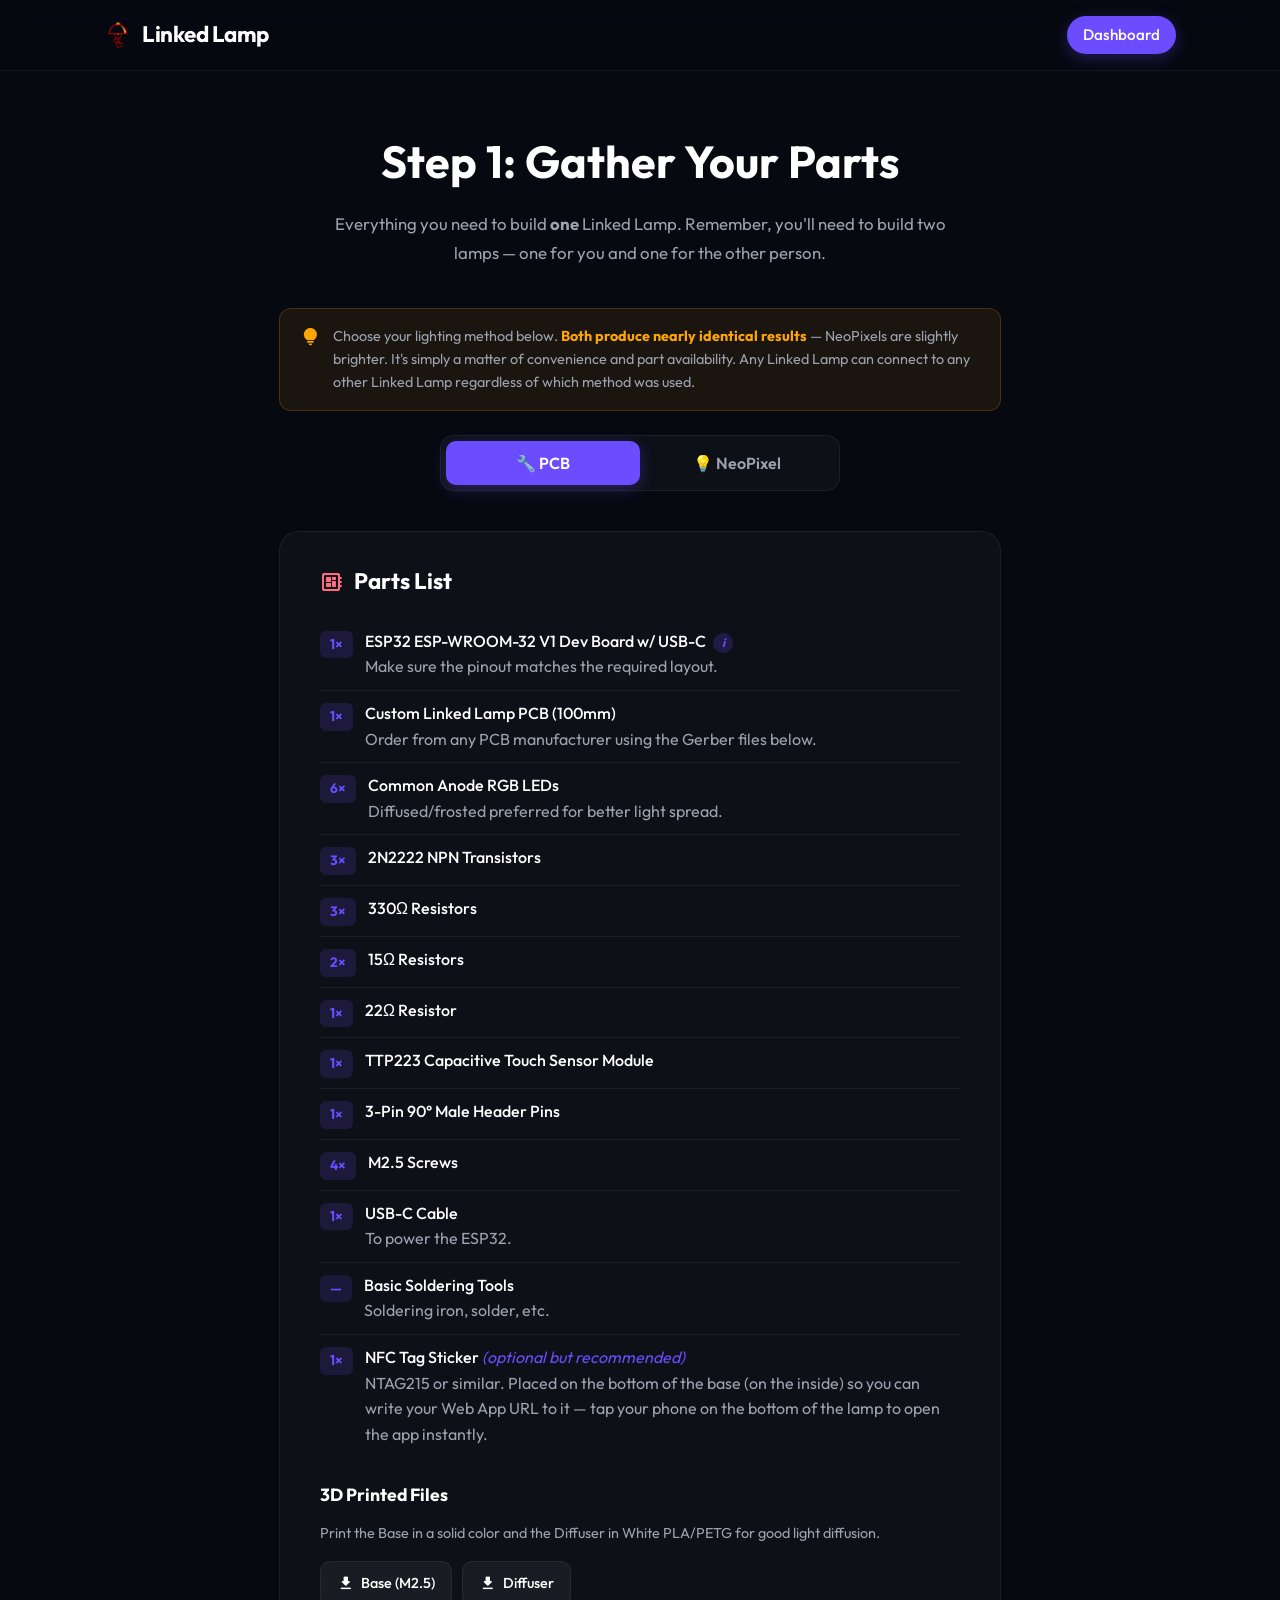
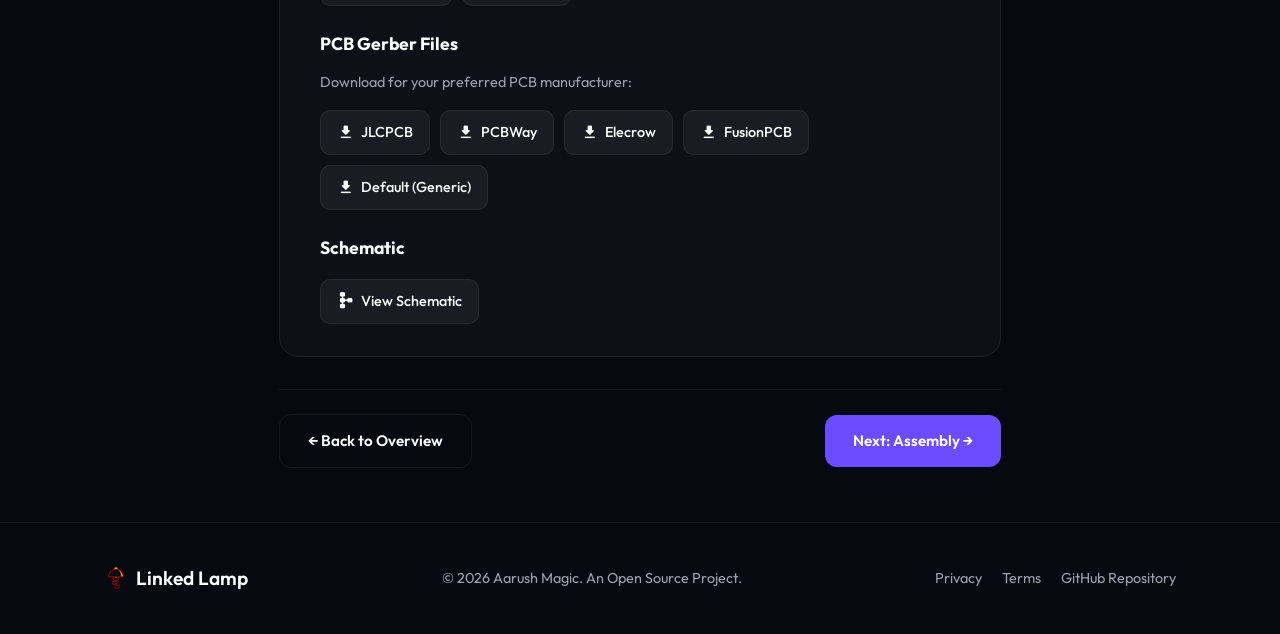
<file: docs/setup-parts.html>
<!DOCTYPE html>
<html lang="en">

<head>
    <meta charset="UTF-8">
    <meta name="viewport" content="width=device-width, initial-scale=1.0">
    <meta name="robots" content="index" />
    <title>Linked Lamp | Parts List</title>
    <link href="https://fonts.googleapis.com/css2?family=Outfit:wght@300;400;500;600;700&display=swap" rel="stylesheet">
    <link href="https://fonts.googleapis.com/icon?family=Material+Icons+Round" rel="stylesheet">
    <link rel="stylesheet" href="landing.css">
    <link rel="icon" type="image/png" href="images/logo.png">
    <style>
        .parts-container {
            max-width: 850px;
            margin: 14vh auto 6vh;
        }

        .parts-container h1 {
            font-size: 2.8rem;
            margin-bottom: 0.8rem;
            text-align: center;
        }

        .parts-container .subtitle {
            color: var(--text-dim);
            font-size: 1.05rem;
            text-align: center;
            max-width: 650px;
            margin: 0 auto 2.5rem;
            line-height: 1.7;
        }

        /* Toggle */
        .hw-toggle {
            display: flex;
            justify-content: center;
            gap: 0;
            margin-bottom: 2.5rem;
            background: var(--bg-card);
            border: 1px solid var(--border);
            border-radius: 14px;
            padding: 5px;
            max-width: 400px;
            margin-left: auto;
            margin-right: auto;
        }

        .hw-toggle button {
            flex: 1;
            padding: 12px 20px;
            border: none;
            background: transparent;
            color: var(--text-dim);
            font-family: var(--font);
            font-size: 1rem;
            font-weight: 600;
            border-radius: 10px;
            cursor: pointer;
            transition: all 0.3s ease;
        }

        .hw-toggle button.active {
            background: var(--accent);
            color: white;
            box-shadow: 0 4px 15px rgba(107, 76, 255, 0.3);
        }

        /* Parts list */
        .parts-section {
            background: var(--bg-card);
            border: 1px solid var(--border);
            border-radius: var(--radius);
            padding: 2rem 2.5rem;
            margin-bottom: 1.5rem;
        }

        .parts-section h2 {
            font-size: 1.4rem;
            margin-bottom: 1.2rem;
            display: flex;
            align-items: center;
            gap: 10px;
        }

        .parts-section h2 .material-icons-round {
            font-size: 1.5rem;
        }

        .parts-section h3 {
            margin-top: 1.5rem;
            font-size: 1.1rem;
            margin-bottom: 0.8rem;
        }

        .parts-list {
            list-style: none;
            padding: 0;
        }

        .parts-list li {
            display: flex;
            align-items: flex-start;
            gap: 12px;
            padding: 10px 0;
            border-bottom: 1px solid var(--border);
            color: var(--text-dim);
            line-height: 1.6;
        }

        .parts-list li:last-child {
            border-bottom: none;
        }

        .parts-list .qty {
            background: rgba(107, 76, 255, 0.15);
            color: var(--accent);
            font-weight: 700;
            font-size: 0.85rem;
            padding: 3px 10px;
            border-radius: 6px;
            white-space: nowrap;
            flex-shrink: 0;
            margin-top: 2px;
        }

        .parts-list .part-name {
            color: white;
            font-weight: 500;
        }

        /* Info tooltip for ESP32 */
        .info-icon {
            display: inline-flex;
            align-items: center;
            justify-content: center;
            width: 20px;
            height: 20px;
            border-radius: 50%;
            background: rgba(107, 76, 255, 0.2);
            color: var(--accent);
            font-size: 0.75rem;
            font-weight: 700;
            font-style: italic;
            cursor: help;
            position: relative;
            flex-shrink: 0;
            margin-left: 4px;
            vertical-align: middle;
        }

        .info-tooltip {
            display: none;
            position: fixed;
            top: 50%;
            left: 50%;
            transform: translate(-50%, -50%);
            background: rgba(10, 12, 20, 0.97);
            border: 1px solid var(--border);
            border-radius: 16px;
            padding: 24px;
            z-index: 2000;
            max-width: 500px;
            width: 90vw;
            box-shadow: 0 20px 60px rgba(0, 0, 0, 0.8);
            text-align: center;
        }

        .info-tooltip.show {
            display: block;
        }

        .info-tooltip img {
            max-width: 100%;
            border-radius: 10px;
            margin-bottom: 12px;
        }

        .info-tooltip p {
            color: var(--text-dim);
            font-size: 0.9rem;
            line-height: 1.5;
            margin: 0;
        }

        .info-tooltip .close-tooltip {
            position: absolute;
            top: 10px;
            right: 14px;
            background: none;
            border: none;
            color: var(--text-dim);
            font-size: 1.5rem;
            cursor: pointer;
        }

        .info-backdrop {
            display: none;
            position: fixed;
            top: 0;
            left: 0;
            width: 100%;
            height: 100%;
            background: rgba(0, 0, 0, 0.6);
            z-index: 1999;
        }

        .info-backdrop.show {
            display: block;
        }

        /* Downloads */
        .download-grid {
            display: flex;
            flex-wrap: wrap;
            gap: 10px;
            margin-top: 1rem;
        }

        .download-btn {
            display: inline-flex;
            align-items: center;
            gap: 6px;
            padding: 10px 16px;
            background: rgba(255, 255, 255, 0.05);
            border: 1px solid var(--border);
            border-radius: 10px;
            color: var(--text);
            text-decoration: none;
            font-size: 0.9rem;
            font-weight: 500;
            transition: all 0.3s ease;
        }

        .download-btn:hover {
            background: rgba(107, 76, 255, 0.15);
            border-color: var(--accent);
        }

        .download-btn .material-icons-round {
            font-size: 1.1rem;
        }

        /* Note banner */
        .note-banner {
            background: rgba(255, 165, 2, 0.08);
            border: 1px solid rgba(255, 165, 2, 0.2);
            border-radius: 12px;
            padding: 16px 20px;
            margin-bottom: 1.5rem;
            display: flex;
            align-items: flex-start;
            gap: 12px;
        }

        .note-banner .material-icons-round {
            color: #ffa502;
            flex-shrink: 0;
            font-size: 1.3rem;
            margin-top: 2px;
        }

        .note-banner p {
            color: var(--text-dim);
            font-size: 0.9rem;
            line-height: 1.6;
            margin: 0;
        }

        .note-banner strong {
            color: #ffa502;
        }

        /* Nav buttons */
        .page-nav {
            display: flex;
            justify-content: space-between;
            align-items: center;
            margin-top: 2rem;
            padding-top: 1.5rem;
            border-top: 1px solid var(--border);
        }

        .page-nav .btn {
            font-size: 0.95rem;
        }

        @media (max-width: 768px) {
            .parts-container h1 {
                font-size: 2rem;
            }

            .parts-section {
                padding: 1.5rem;
            }

            .download-grid {
                flex-direction: column;
            }
        }
    </style>
</head>

<body>

    <nav class="navbar scrolled">
        <div class="nav-content max-w">
            <div class="logo">
                <a href="index.html"
                    style="color:inherit; text-decoration:none; display:flex; align-items:center; gap:10px;">
                    <img src="images/logo.png" alt="Linked Lamp"
                        style="height: 28px; width: 28px; object-fit: contain;">
                    <span class="logo-text">Linked Lamp</span>
                </a>
            </div>
            <div class="nav-links" style="margin-left: auto;">
                <a href="my/" class="nav-btn primary">Dashboard</a>
            </div>
        </div>
    </nav>

    <div class="parts-container max-w">
        <h1>Step 1: Gather Your Parts</h1>
        <p class="subtitle">Everything you need to build <strong>one</strong> Linked Lamp. Remember, you'll need to
            build two lamps — one for you and one for the other person.</p>

        <div class="note-banner">
            <span class="material-icons-round">lightbulb</span>
            <p>Choose your lighting method below. <strong>Both produce nearly identical results</strong> —
                NeoPixels are slightly brighter. It's simply a matter of convenience and part availability. Any
                Linked Lamp can connect to any other Linked Lamp regardless of which method was used.</p>
        </div>

        <!-- Hardware toggle -->
        <div class="hw-toggle">
            <button id="btnPCB" class="active" onclick="selectHW('pcb')">🔧 PCB</button>
            <button id="btnNeo" onclick="selectHW('neopixel')">💡 NeoPixel</button>
        </div>

        <!-- ===== PCB PARTS (single merged section) ===== -->
        <div id="pcbParts">
            <div class="parts-section">
                <h2><span class="material-icons-round" style="color: #ff6b81;">developer_board</span> Parts List
                </h2>
                <ul class="parts-list">
                    <li>
                        <span class="qty">1×</span>
                        <div>
                            <span class="part-name">ESP32 ESP-WROOM-32 V1 Dev Board w/ USB-C</span>
                            <span class="info-icon" onclick="showPinout()" title="View pinout requirements">i</span>
                            <br>Make sure the pinout matches the required layout.
                        </div>
                    </li>
                    <li>
                        <span class="qty">1×</span>
                        <div>
                            <span class="part-name">Custom Linked Lamp PCB (100mm)</span>
                            <br>Order from any PCB manufacturer using the Gerber files below.
                        </div>
                    </li>
                    <li>
                        <span class="qty">6×</span>
                        <div><span class="part-name">Common Anode RGB LEDs</span><br>Diffused/frosted preferred for
                            better
                            light spread.</div>
                    </li>
                    <li>
                        <span class="qty">3×</span>
                        <div><span class="part-name">2N2222 NPN Transistors</span></div>
                    </li>
                    <li>
                        <span class="qty">3×</span>
                        <div><span class="part-name">330Ω Resistors</span></div>
                    </li>
                    <li>
                        <span class="qty">2×</span>
                        <div><span class="part-name">15Ω Resistors</span></div>
                    </li>
                    <li>
                        <span class="qty">1×</span>
                        <div><span class="part-name">22Ω Resistor</span></div>
                    </li>
                    <li>
                        <span class="qty">1×</span>
                        <div><span class="part-name">TTP223 Capacitive Touch Sensor Module</span></div>
                    </li>
                    <li>
                        <span class="qty">1×</span>
                        <div><span class="part-name">3-Pin 90° Male Header Pins</span></div>
                    </li>
                    <li>
                        <span class="qty">4×</span>
                        <div><span class="part-name">M2.5 Screws</span></div>
                    </li>
                    <li>
                        <span class="qty">1×</span>
                        <div><span class="part-name">USB-C Cable</span><br>To power the ESP32.</div>
                    </li>
                    <li>
                        <span class="qty">—</span>
                        <div><span class="part-name">Basic Soldering Tools</span><br>Soldering iron, solder, etc.</div>
                    </li>
                    <li>
                        <span class="qty">1×</span>
                        <div><span class="part-name">NFC Tag Sticker</span> <em style="color: var(--accent);">(optional
                                but recommended)</em><br>NTAG215 or similar. Placed on the bottom of the base (on the
                            inside) so you can write
                            your Web App URL to it — tap your phone on the bottom of the lamp to open the app instantly.
                        </div>
                    </li>
                </ul>

                <h3>3D Printed Files</h3>
                <p style="color: var(--text-dim); font-size: 0.9rem; margin-bottom: 0.6rem;">Print the Base in a solid
                    color and the Diffuser in White PLA/PETG for good light diffusion.</p>
                <div class="download-grid">
                    <a href="#"
                        onclick="downloadFile('https://raw.githubusercontent.com/aarushmagic/Linked-Lamp/refs/heads/main/3D%20Models/PCB%20Lamp%20-%20100mm%20Hexagon/PCB%20Lamp%20100mm%20-%20Base%20(M2.5).step', 'PCB Lamp 100mm - Base (M2.5).step', this); return false;"
                        class="download-btn">
                        <span class="material-icons-round">download</span> Base (M2.5)
                    </a>
                    <a href="#"
                        onclick="downloadFile('https://raw.githubusercontent.com/aarushmagic/Linked-Lamp/refs/heads/main/3D%20Models/PCB%20Lamp%20-%20100mm%20Hexagon/PCB%20Lamp%20100mm%20-%203in%20Diffuser.step', 'PCB Lamp 100mm - 3in Diffuser.step', this); return false;"
                        class="download-btn">
                        <span class="material-icons-round">download</span> Diffuser
                    </a>
                </div>

                <h3>PCB Gerber Files</h3>
                <p style="color: var(--text-dim); font-size: 0.9rem; margin-bottom: 0.6rem;">Download for your preferred
                    PCB manufacturer:</p>
                <div class="download-grid">
                    <a href="https://raw.githubusercontent.com/aarushmagic/Linked-Lamp/refs/heads/main/Circuit/PCB%20(Gerber%20%2B%20Drill)%20Files/100mm%20Diameter%20-%20Hexagon/MagicLamp_100.0x86.60254mm_for_JLCPCB.zip"
                        class="download-btn" download>
                        <span class="material-icons-round">download</span> JLCPCB
                    </a>
                    <a href="https://raw.githubusercontent.com/aarushmagic/Linked-Lamp/refs/heads/main/Circuit/PCB%20(Gerber%20%2B%20Drill)%20Files/100mm%20Diameter%20-%20Hexagon/MagicLamp_100.0x86.60254mm_for_PCBWay.zip"
                        class="download-btn" download>
                        <span class="material-icons-round">download</span> PCBWay
                    </a>
                    <a href="https://raw.githubusercontent.com/aarushmagic/Linked-Lamp/refs/heads/main/Circuit/PCB%20(Gerber%20%2B%20Drill)%20Files/100mm%20Diameter%20-%20Hexagon/MagicLamp_100.0x86.60254mm_for_Elecrow.zip"
                        class="download-btn" download>
                        <span class="material-icons-round">download</span> Elecrow
                    </a>
                    <a href="https://raw.githubusercontent.com/aarushmagic/Linked-Lamp/refs/heads/main/Circuit/PCB%20(Gerber%20%2B%20Drill)%20Files/100mm%20Diameter%20-%20Hexagon/MagicLamp_100.0x86.60254mm_for_FusionPCB.zip"
                        class="download-btn" download>
                        <span class="material-icons-round">download</span> FusionPCB
                    </a>
                    <a href="https://raw.githubusercontent.com/aarushmagic/Linked-Lamp/refs/heads/main/Circuit/PCB%20(Gerber%20%2B%20Drill)%20Files/100mm%20Diameter%20-%20Hexagon/MagicLamp_100.0x86.60254mm_for_Default.zip"
                        class="download-btn" download>
                        <span class="material-icons-round">download</span> Default (Generic)
                    </a>
                </div>

                <h3>Schematic</h3>
                <div class="download-grid">
                    <a href="https://raw.githubusercontent.com/aarushmagic/Linked-Lamp/refs/heads/main/Circuit/Schematics/PCB%20100mm%20Schematic.svg"
                        class="download-btn" target="_blank">
                        <span class="material-icons-round">schema</span> View Schematic
                    </a>
                </div>
            </div>
        </div>

        <!-- ===== NEOPIXEL PARTS (single merged section) ===== -->
        <div id="neoParts" style="display: none;">
            <div class="parts-section">
                <h2><span class="material-icons-round" style="color: #2ed573;">blur_circular</span> Parts List
                </h2>
                <ul class="parts-list">
                    <li>
                        <span class="qty">1×</span>
                        <div>
                            <span class="part-name">ESP32 ESP-WROOM-32 V1 Dev Board w/ USB-C</span>
                            <span class="info-icon" onclick="showPinout()" title="View pinout requirements">i</span>
                            <br>Make sure the pinout matches the required layout.
                        </div>
                    </li>
                    <li>
                        <span class="qty">1×</span>
                        <div>
                            <span class="part-name">WS2812B NeoPixel Ring</span>
                            <br>Up to 16 LEDs, 66mm outer diameter.
                        </div>
                    </li>
                    <li>
                        <span class="qty">1×</span>
                        <div><span class="part-name">TTP223 Capacitive Touch Sensor Module</span></div>
                    </li>
                    <li>
                        <span class="qty">1×</span>
                        <div><span class="part-name">3-Pin Male Header Pins</span></div>
                    </li>
                    <li>
                        <span class="qty">1×</span>
                        <div><span class="part-name">USB-C Cable</span><br>To power the ESP32.</div>
                    </li>
                    <li>
                        <span class="qty">—</span>
                        <div><span class="part-name">Wires</span><br>For connecting the NeoPixel ring and TTP223 to the
                            ESP32.</div>
                    </li>
                    <li>
                        <span class="qty">—</span>
                        <div><span class="part-name">Basic Soldering Tools</span><br>Soldering iron, solder, etc.</div>
                    </li>
                    <li>
                        <span class="qty">—</span>
                        <div><span class="part-name">Heat Shrink Tubing</span> <em
                                style="color: var(--accent);">(optional but recommended)</em><br>For insulating
                            solder joints.</div>
                    </li>
                    <li>
                        <span class="qty">1×</span>
                        <div><span class="part-name">NFC Tag Sticker</span> <em style="color: var(--accent);">(optional
                                but recommended)</em><br>NTAG215 or similar. Placed on the bottom of the base (on the
                            inside) so you can write
                            your Web App URL to it — tap your phone on the bottom of the lamp to open the app instantly.
                        </div>
                    </li>
                </ul>

                <h3>3D Printed Files</h3>
                <p style="color: var(--text-dim); font-size: 0.9rem; margin-bottom: 0.6rem;">Print the Base in a solid
                    color and the Diffuser in White PLA/PETG for good light diffusion.</p>
                <div class="download-grid">
                    <a href="#"
                        onclick="downloadFile('https://raw.githubusercontent.com/aarushmagic/Linked-Lamp/refs/heads/main/3D%20Models/Neopixel%20Lamp%20-%2067mm%20Ring/Neopixel%20Lamp%20-%20Base%20(Spokes).step', 'Neopixel Lamp - Base (Spokes).step', this); return false;"
                        class="download-btn">
                        <span class="material-icons-round">download</span> Base
                    </a>
                    <a href="#"
                        onclick="downloadFile('https://raw.githubusercontent.com/aarushmagic/Linked-Lamp/refs/heads/main/3D%20Models/Neopixel%20Lamp%20-%2067mm%20Ring/Neopixel%20Lamp%20-%203in%20Diffuser.step', 'Neopixel Lamp - 3in Diffuser.step', this); return false;"
                        class="download-btn">
                        <span class="material-icons-round">download</span> Diffuser
                    </a>
                </div>

                <h3>Schematic</h3>
                <div class="download-grid">
                    <a href="https://raw.githubusercontent.com/aarushmagic/Linked-Lamp/refs/heads/main/Circuit/Schematics/Neopixel%20Lamp%20Schematic.svg"
                        class="download-btn" target="_blank">
                        <span class="material-icons-round">schema</span> View Schematic
                    </a>
                </div>
            </div>
        </div>

        <div class="page-nav">
            <a href="setup.html" class="btn outline-btn">← Back to Overview</a>
            <a href="#" class="btn primary-btn" id="nextBtn" onclick="goToAssembly()">Next: Assembly →</a>
        </div>
    </div>

    <!-- ESP32 Pinout Tooltip -->
    <div class="info-backdrop" id="pinoutBackdrop" onclick="hidePinout()"></div>
    <div class="info-tooltip" id="pinoutTooltip">
        <button class="close-tooltip" onclick="hidePinout()">×</button>
        <img src="images/ESP32-DevKit-Pinout-Diagram.png" alt="ESP32 Pinout Diagram">
        <p>Your ESP32 board's pinout must match this diagram. Make sure it has <strong>30 pins (15 per side)</strong>
            with VIN and GND in the correct positions. The USB connector should be USB-C.</p>
    </div>

    <!-- Footer -->
    <footer>
        <div class="footer-content max-w">
            <div class="footer-brand">
                <img src="images/logo.png" alt="Linked Lamp" style="height: 24px; width: 24px; object-fit: contain;">
                Linked Lamp
            </div>
            <p>&copy; 2026 Aarush Magic. An Open Source Project.</p>
            <div class="footer-links">
                <a href="privacy.html">Privacy</a>
                <a href="terms.html">Terms</a>
                <a href="https://github.com/aarushmagic/Linked-Lamp">GitHub Repository</a>
            </div>
        </div>
    </footer>

    <script>
        let currentHW = 'pcb';

        function selectHW(type) {
            currentHW = type;
            document.getElementById('btnPCB').classList.toggle('active', type === 'pcb');
            document.getElementById('btnNeo').classList.toggle('active', type === 'neopixel');
            document.getElementById('pcbParts').style.display = type === 'pcb' ? 'block' : 'none';
            document.getElementById('neoParts').style.display = type === 'neopixel' ? 'block' : 'none';
        }

        function goToAssembly() {
            window.location.href = 'setup-assembly.html?hw=' + currentHW;
        }

        function showPinout() {
            document.getElementById('pinoutBackdrop').classList.add('show');
            document.getElementById('pinoutTooltip').classList.add('show');
        }

        function hidePinout() {
            document.getElementById('pinoutBackdrop').classList.remove('show');
            document.getElementById('pinoutTooltip').classList.remove('show');
        }

        function downloadFile(url, filename, el) {
            const originalHTML = el.innerHTML;
            el.innerHTML = '<span class="material-icons-round" style="animation: spin 1s linear infinite;">hourglass_empty</span> Downloading...';
            el.style.pointerEvents = 'none';

            fetch(url)
                .then(response => response.blob())
                .then(blob => {
                    const blobUrl = window.URL.createObjectURL(blob);
                    const a = document.createElement('a');
                    a.href = blobUrl;
                    a.download = filename;
                    document.body.appendChild(a);
                    a.click();
                    a.remove();
                    window.URL.revokeObjectURL(blobUrl);
                })
                .catch(err => {
                    console.error("Download failed, opening in new tab", err);
                    window.open(url, '_blank');
                })
                .finally(() => {
                    el.innerHTML = originalHTML;
                    el.style.pointerEvents = 'auto';
                });
        }
    </script>
    <style>
        @keyframes spin {
            100% {
                transform: rotate(360deg);
            }
        }
    </style>
</body>

</html>
</file>
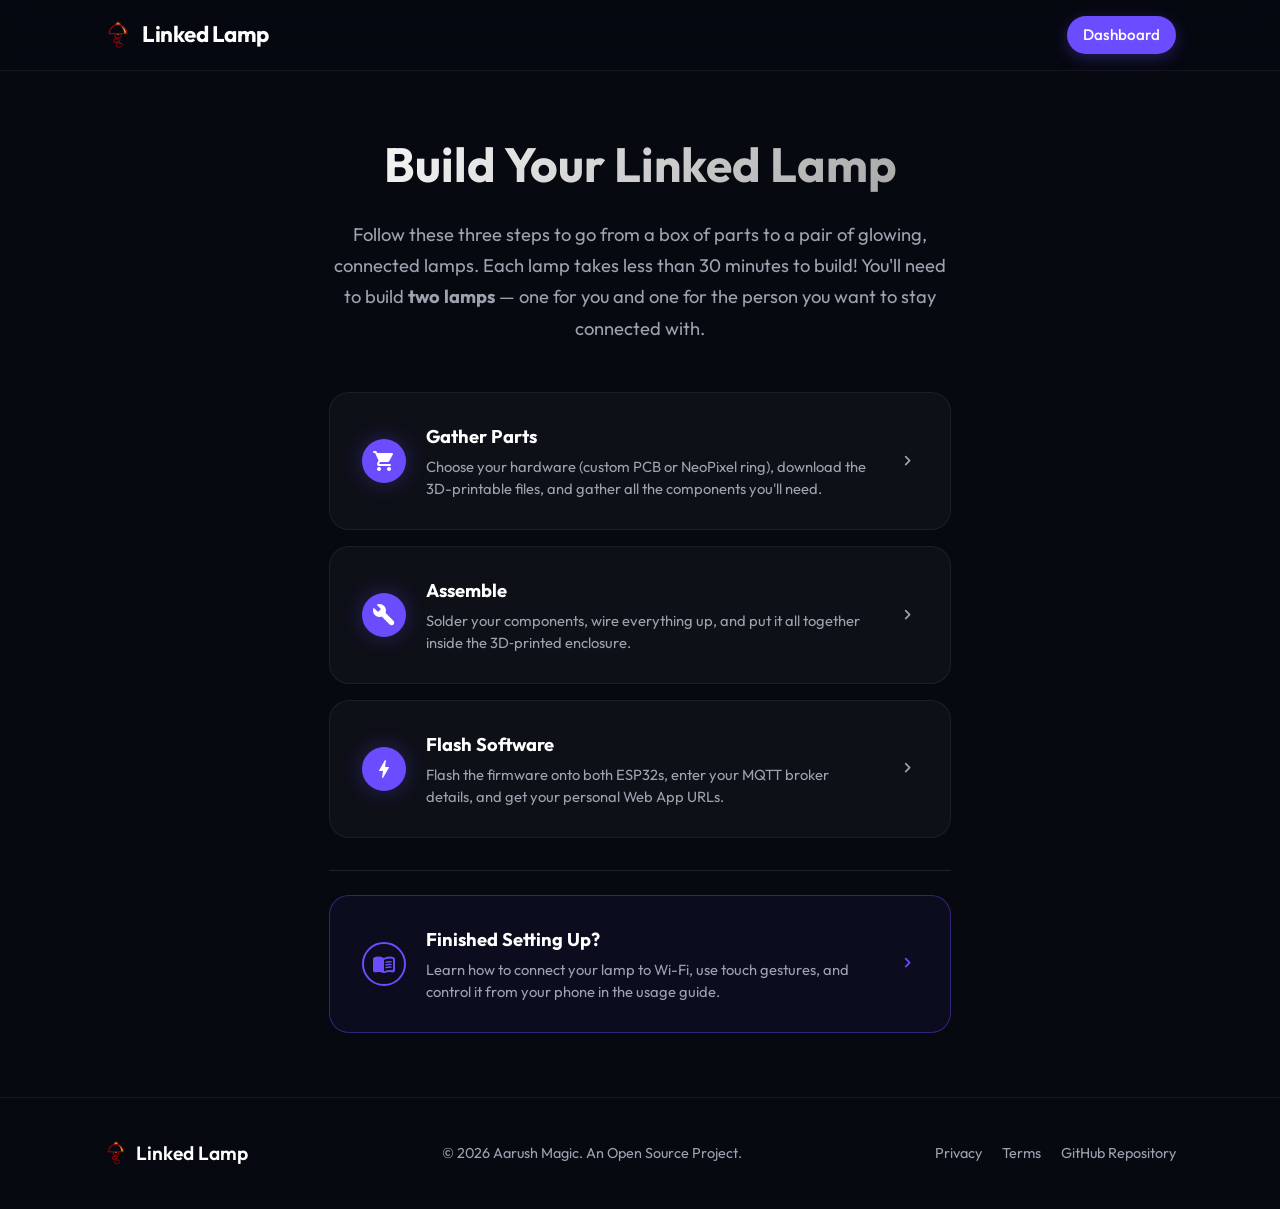
<file: docs/setup.html>
<!DOCTYPE html>
<html lang="en">

<head>
    <meta charset="UTF-8">
    <meta name="viewport" content="width=device-width, initial-scale=1.0">
    <meta name="robots" content="index" />
    <title>Linked Lamp | Setup Guide</title>
    <link href="https://fonts.googleapis.com/css2?family=Outfit:wght@300;400;500;600;700&display=swap" rel="stylesheet">
    <link href="https://fonts.googleapis.com/icon?family=Material+Icons+Round" rel="stylesheet">
    <link rel="stylesheet" href="landing.css">
    <link rel="icon" type="image/png" href="images/logo.png">
    <style>
        .setup-overview {
            max-width: 750px;
            margin: 14vh auto 6vh;
            text-align: center;
        }

        .setup-overview h1 {
            font-size: 3rem;
            margin-bottom: 1rem;
            background: linear-gradient(135deg, #ffffff 0%, #a0a0a0 100%);
            -webkit-background-clip: text;
            background-clip: text;
            -webkit-text-fill-color: transparent;
        }

        .setup-overview .subtitle {
            color: var(--text-dim);
            font-size: 1.15rem;
            max-width: 650px;
            margin: 0 auto 3rem;
            line-height: 1.7;
        }

        .steps-grid {
            display: flex;
            flex-direction: column;
            gap: 16px;
            margin-bottom: 4rem;
            text-align: left;
        }

        .step-card {
            background: var(--bg-card);
            border: 1px solid var(--border);
            border-radius: var(--radius);
            padding: 1.8rem 2rem;
            transition: all 0.3s ease;
            display: flex;
            align-items: center;
            gap: 20px;
            text-decoration: none;
            color: inherit;
        }

        .step-card:hover {
            transform: translateY(-3px);
            border-color: rgba(255, 255, 255, 0.15);
        }

        .step-number {
            width: 44px;
            height: 44px;
            min-width: 44px;
            border-radius: 50%;
            background: var(--accent);
            display: flex;
            align-items: center;
            justify-content: center;
            font-size: 1.2rem;
            font-weight: 700;
            color: white;
            box-shadow: 0 0 20px rgba(107, 76, 255, 0.3);
        }

        .step-card-body {
            flex: 1;
        }

        .step-card-body h3 {
            font-size: 1.15rem;
            margin: 0 0 0.3rem;
        }

        .step-card-body p {
            color: var(--text-dim);
            font-size: 0.92rem;
            line-height: 1.5;
            margin: 0;
        }

        .step-card .arrow {
            color: var(--text-dim);
            font-size: 1.3rem;
            transition: transform 0.3s ease;
        }

        .step-card:hover .arrow {
            transform: translateX(4px);
            color: var(--accent);
        }

        @media (max-width: 768px) {
            .setup-overview h1 {
                font-size: 2.2rem;
            }

            .step-card {
                padding: 1.4rem 1.2rem;
            }
        }
    </style>
</head>

<body>

    <nav class="navbar scrolled">
        <div class="nav-content max-w">
            <div class="logo">
                <a href="index.html"
                    style="color:inherit; text-decoration:none; display:flex; align-items:center; gap:10px;">
                    <img src="images/logo.png" alt="Linked Lamp"
                        style="height: 28px; width: 28px; object-fit: contain;">
                    <span class="logo-text">Linked Lamp</span>
                </a>
            </div>
            <div class="nav-links" style="margin-left: auto;">
                <a href="my/" class="nav-btn primary">Dashboard</a>
            </div>
        </div>
    </nav>

    <div class="setup-overview max-w">
        <h1>Build Your Linked Lamp</h1>
        <p class="subtitle">
            Follow these three steps to go from a box of parts to a pair of glowing, connected lamps.
            Each lamp takes less than 30 minutes to build! You'll need to build <strong>two lamps</strong> — one for you
            and one for the person you want to stay connected with.
        </p>

        <div class="steps-grid">
            <a href="setup-parts.html" class="step-card">
                <div class="step-number"><span class="material-icons-round">shopping_cart</span></div>
                <div class="step-card-body">
                    <h3>Gather Parts</h3>
                    <p>Choose your hardware (custom PCB or NeoPixel ring), download the 3D-printable files,
                        and gather all the components you'll need.</p>
                </div>
                <span class="material-icons-round arrow">chevron_right</span>
            </a>

            <a href="setup-assembly.html" class="step-card">
                <div class="step-number"><span class="material-icons-round">build</span></div>
                <div class="step-card-body">
                    <h3>Assemble</h3>
                    <p>Solder your components, wire everything up, and put it all together inside the
                        3D‑printed enclosure.</p>
                </div>
                <span class="material-icons-round arrow">chevron_right</span>
            </a>

            <a href="setup-software.html" class="step-card">
                <div class="step-number"><span class="material-icons-round">bolt</span></div>
                <div class="step-card-body">
                    <h3>Flash Software</h3>
                    <p>Flash the firmware onto both ESP32s, enter your MQTT broker details,
                        and get your personal Web App URLs.</p>
                </div>
                <span class="material-icons-round arrow">chevron_right</span>
            </a>

            <div style="margin: 1rem 0 0.5rem; height: 1px; background: rgba(255,255,255,0.1);"></div>

            <a href="usage.html" class="step-card"
                style="border-color: rgba(107, 76, 255, 0.4); background: rgba(107, 76, 255, 0.05);">
                <div class="step-number"
                    style="background: transparent; border: 2px solid var(--accent); color: var(--accent); box-shadow: none;">
                    <span class="material-icons-round">menu_book</span>
                </div>
                <div class="step-card-body">
                    <h3 style="color: white; margin-bottom: 0.3rem;">Finished Setting Up?</h3>
                    <p>Learn how to connect your lamp to Wi-Fi, use touch gestures, and control it from your phone in
                        the usage guide.</p>
                </div>
                <span class="material-icons-round arrow" style="color: var(--accent);">chevron_right</span>
            </a>
        </div>
    </div>

    <!-- Footer -->
    <footer>
        <div class="footer-content max-w">
            <div class="footer-brand">
                <img src="images/logo.png" alt="Linked Lamp" style="height: 24px; width: 24px; object-fit: contain;">
                Linked Lamp
            </div>
            <p>&copy; 2026 Aarush Magic. An Open Source Project.</p>
            <div class="footer-links">
                <a href="privacy.html">Privacy</a>
                <a href="terms.html">Terms</a>
                <a href="https://github.com/aarushmagic/Linked-Lamp">GitHub Repository</a>
            </div>
        </div>
    </footer>

    <script>
    </script>
</body>

</html>
</file>
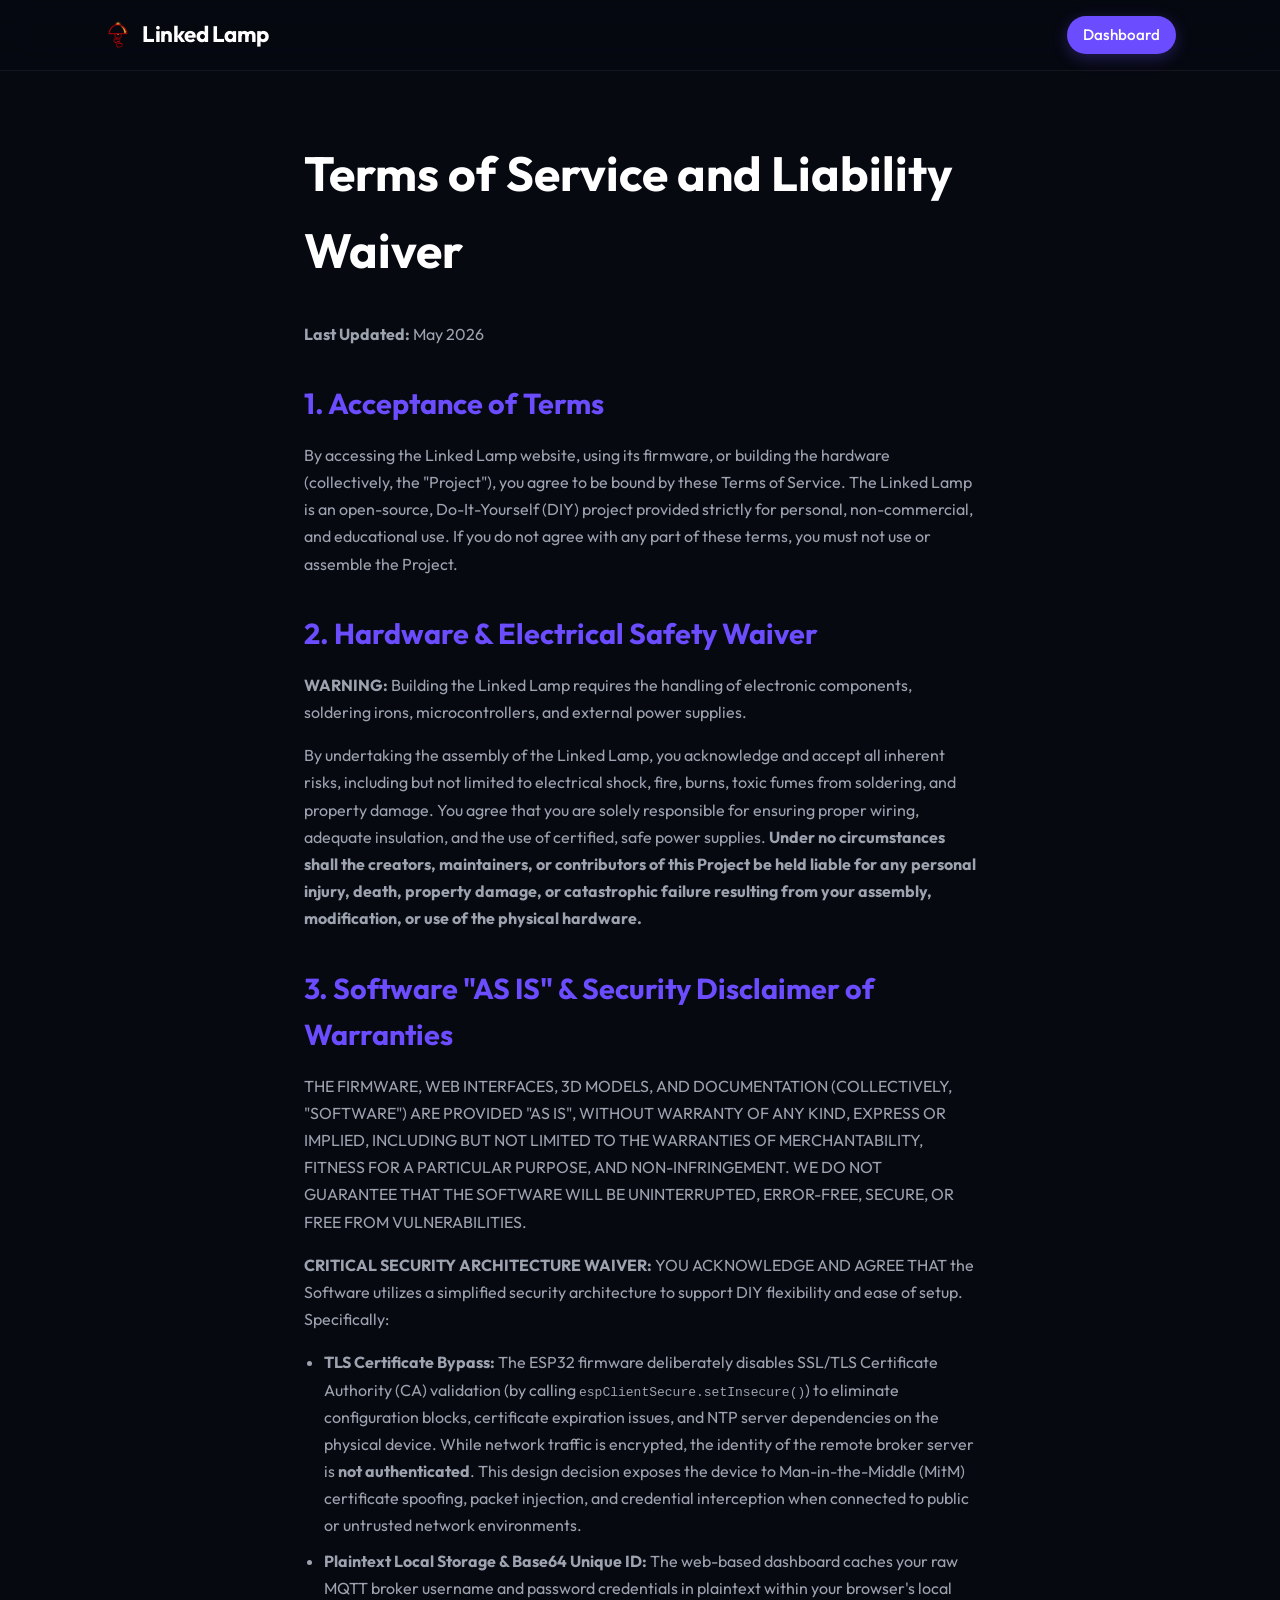
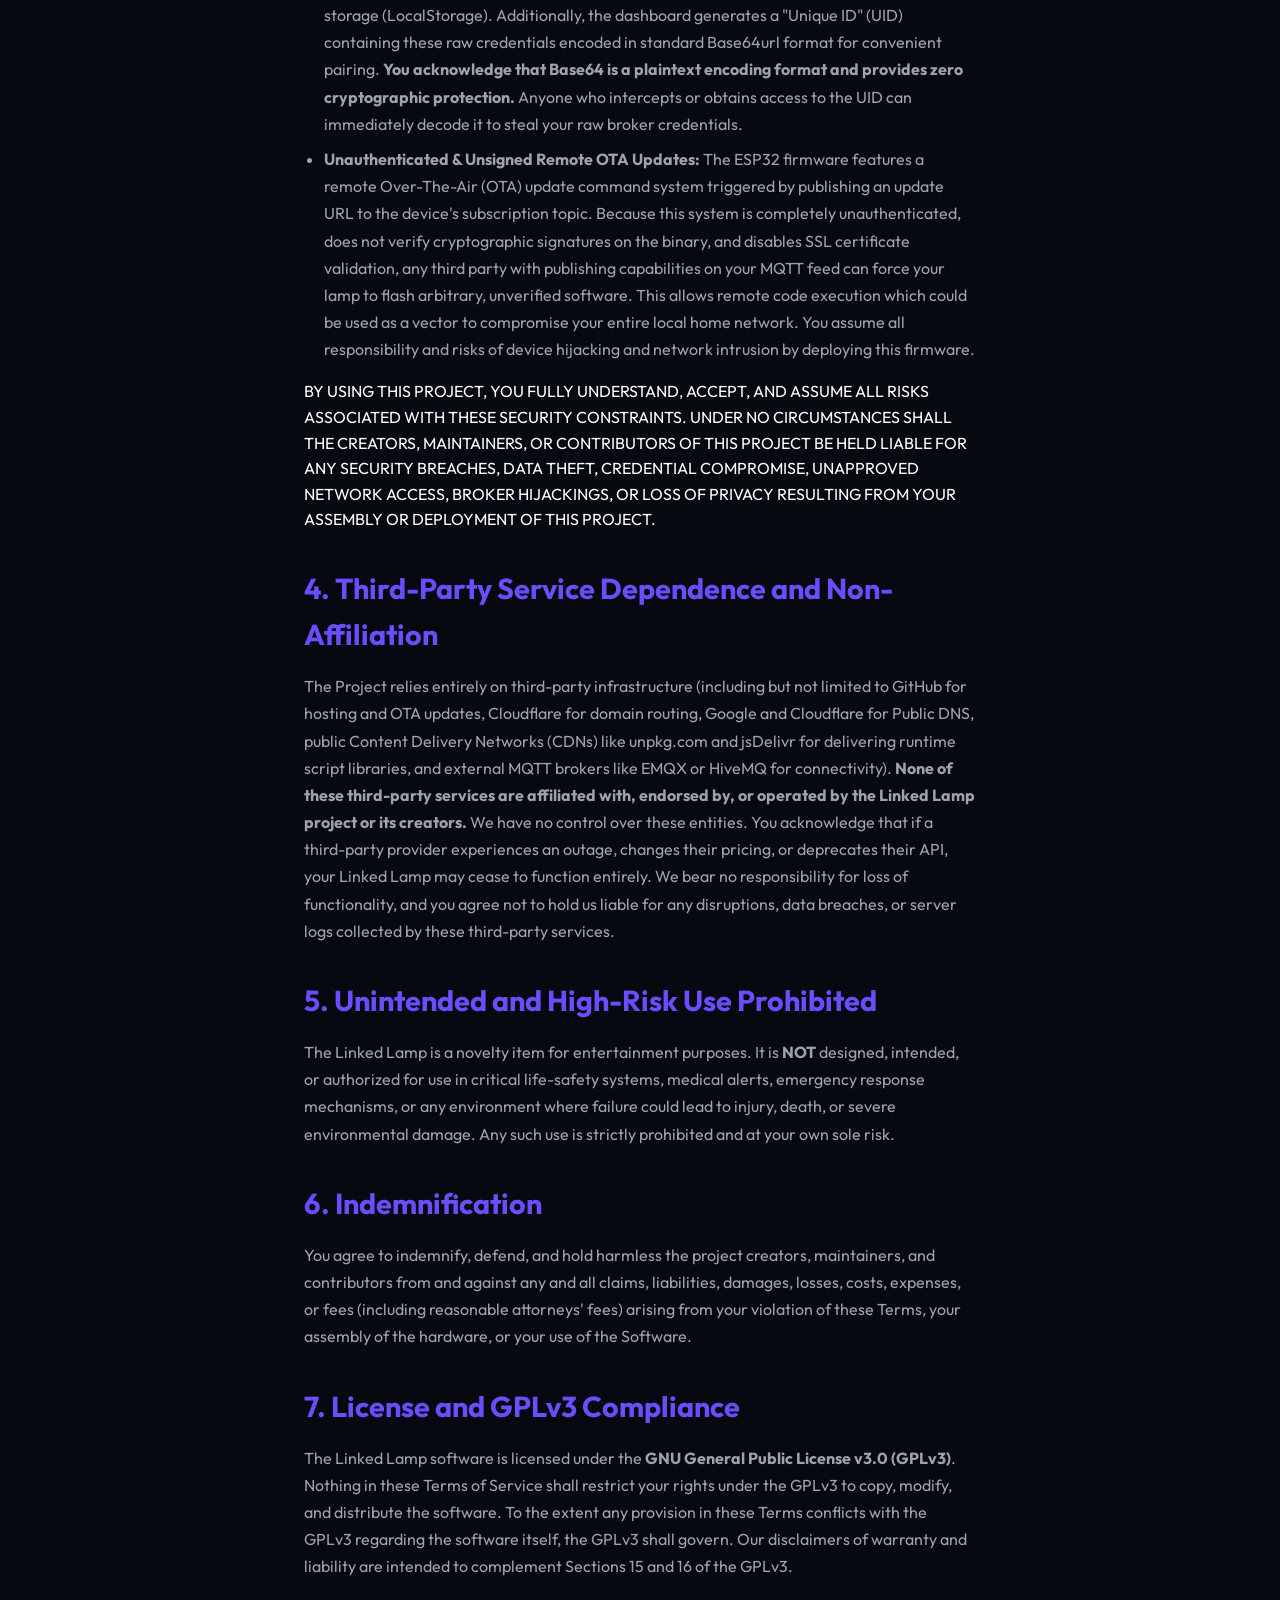
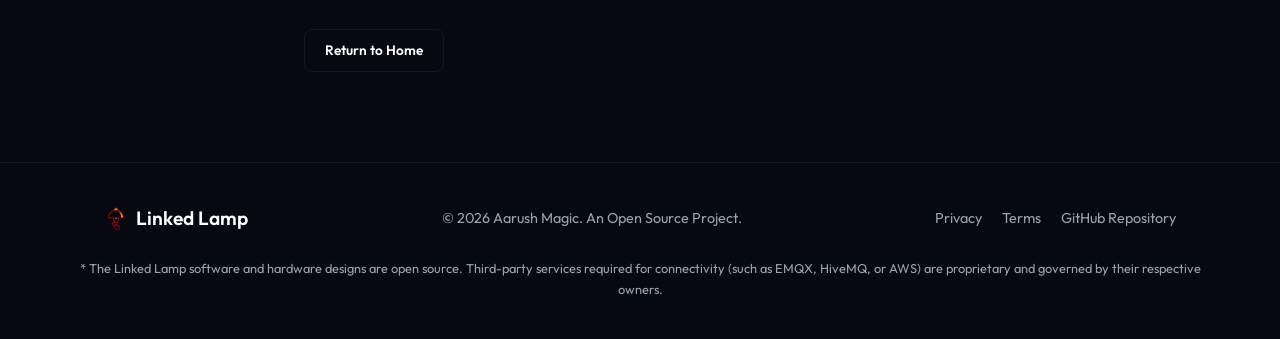
<file: docs/terms.html>
<!DOCTYPE html>
<html lang="en">

<head>
    <meta charset="UTF-8">
    <meta name="viewport" content="width=device-width, initial-scale=1.0">
    <title>Terms and Conditions | Linked Lamp</title>
    <link href="https://fonts.googleapis.com/css2?family=Outfit:wght@300;400;500;600;700&display=swap" rel="stylesheet">
    <link href="https://fonts.googleapis.com/icon?family=Material+Icons+Round" rel="stylesheet">
    <link rel="stylesheet" href="landing.css">
    <link rel="icon" type="image/png" href="images/logo.png">
    <style>
        .legal-container {
            max-width: 800px;
            margin: 15vh auto 10vh;
        }

        .legal-container h1 {
            font-size: 3rem;
            margin-bottom: 2rem;
        }

        .legal-container h2 {
            font-size: 1.8rem;
            margin: 2rem 0 1rem;
            color: var(--accent);
        }

        .legal-container p {
            color: var(--text-dim);
            margin-bottom: 1rem;
            line-height: 1.7;
        }

        .legal-container ul {
            color: var(--text-dim);
            margin-left: 20px;
            margin-bottom: 1rem;
            line-height: 1.7;
        }

        .legal-container li {
            margin-bottom: 0.5rem;
        }
    </style>
</head>

<body>
    <nav class="navbar scrolled">
        <div class="nav-content max-w">
            <div class="logo">
                <a href="index.html"
                    style="color:inherit; text-decoration:none; display:flex; align-items:center; gap:10px;">
                    <img src="images/logo.png" alt="Linked Lamp"
                        style="height: 28px; width: 28px; object-fit: contain;">
                    <span class="logo-text">Linked Lamp</span>
                </a>
            </div>
            <div class="nav-links" style="margin-left: auto;">
                <a href="my/" class="nav-btn primary">Dashboard</a>
            </div>
        </div>
    </nav>

    <div class="legal-container max-w">
        <h1>Terms of Service and Liability Waiver</h1>
        <p><strong>Last Updated:</strong> May 2026</p>

        <h2>1. Acceptance of Terms</h2>
        <p>By accessing the Linked Lamp website, using its firmware, or building the hardware (collectively, the
            "Project"), you agree to be bound by these Terms of Service. The Linked Lamp is an open-source,
            Do-It-Yourself (DIY) project provided strictly for personal, non-commercial, and educational use. If you do
            not agree with any part of these terms, you must not use or assemble the Project.</p>

        <h2>2. Hardware & Electrical Safety Waiver</h2>
        <p><strong>WARNING: </strong> Building the Linked Lamp requires the handling of electronic components, soldering
            irons, microcontrollers, and external power supplies.</p>
        <p>By undertaking the assembly of the Linked Lamp, you acknowledge and accept all inherent risks, including but
            not limited to electrical shock, fire, burns, toxic fumes from soldering, and property damage. You agree
            that you are solely responsible for ensuring proper wiring, adequate insulation, and the use of certified,
            safe power supplies. <strong>Under no circumstances shall the creators, maintainers, or contributors of this
                Project be held liable for any personal injury, death, property damage, or catastrophic failure
                resulting from your assembly, modification, or use of the physical hardware.</strong></p>

        <h2>3. Software "AS IS" & Security Disclaimer of Warranties</h2>
        <p>THE FIRMWARE, WEB INTERFACES, 3D MODELS, AND DOCUMENTATION (COLLECTIVELY, "SOFTWARE") ARE PROVIDED "AS IS", WITHOUT WARRANTY OF ANY KIND, EXPRESS OR
            IMPLIED, INCLUDING BUT NOT LIMITED TO THE WARRANTIES OF MERCHANTABILITY, FITNESS FOR A PARTICULAR PURPOSE,
            AND NON-INFRINGEMENT. WE DO NOT GUARANTEE THAT THE SOFTWARE WILL BE UNINTERRUPTED, ERROR-FREE, SECURE, OR
            FREE FROM VULNERABILITIES.</p>
        <p><strong>CRITICAL SECURITY ARCHITECTURE WAIVER:</strong> YOU ACKNOWLEDGE AND AGREE THAT the Software utilizes a simplified security architecture to support DIY flexibility and ease of setup. Specifically:
        <ul>
            <li><strong>TLS Certificate Bypass:</strong> The ESP32 firmware deliberately disables SSL/TLS Certificate Authority (CA) validation (by calling <code>espClientSecure.setInsecure()</code>) to eliminate configuration blocks, certificate expiration issues, and NTP server dependencies on the physical device. While network traffic is encrypted, the identity of the remote broker server is <strong>not authenticated</strong>. This design decision exposes the device to Man-in-the-Middle (MitM) certificate spoofing, packet injection, and credential interception when connected to public or untrusted network environments.</li>
            <li><strong>Plaintext Local Storage & Base64 Unique ID:</strong> The web-based dashboard caches your raw MQTT broker username and password credentials in plaintext within your browser's local storage (LocalStorage). Additionally, the dashboard generates a "Unique ID" (UID) containing these raw credentials encoded in standard Base64url format for convenient pairing. <strong>You acknowledge that Base64 is a plaintext encoding format and provides zero cryptographic protection.</strong> Anyone who intercepts or obtains access to the UID can immediately decode it to steal your raw broker credentials.</li>
            <li><strong>Unauthenticated & Unsigned Remote OTA Updates:</strong> The ESP32 firmware features a remote Over-The-Air (OTA) update command system triggered by publishing an update URL to the device's subscription topic. Because this system is completely unauthenticated, does not verify cryptographic signatures on the binary, and disables SSL certificate validation, any third party with publishing capabilities on your MQTT feed can force your lamp to flash arbitrary, unverified software. This allows remote code execution which could be used as a vector to compromise your entire local home network. You assume all responsibility and risks of device hijacking and network intrusion by deploying this firmware.</li>
        </ul>
        BY USING THIS PROJECT, YOU FULLY UNDERSTAND, ACCEPT, AND ASSUME ALL RISKS ASSOCIATED WITH THESE SECURITY CONSTRAINTS. UNDER NO CIRCUMSTANCES SHALL THE CREATORS, MAINTAINERS, OR CONTRIBUTORS OF THIS PROJECT BE HELD LIABLE FOR ANY SECURITY BREACHES, DATA THEFT, CREDENTIAL COMPROMISE, UNAPPROVED NETWORK ACCESS, BROKER HIJACKINGS, OR LOSS OF PRIVACY RESULTING FROM YOUR ASSEMBLY OR DEPLOYMENT OF THIS PROJECT.</p>

        <h2>4. Third-Party Service Dependence and Non-Affiliation</h2>
        <p>The Project relies entirely on third-party infrastructure (including but not limited to GitHub for hosting
            and OTA updates, Cloudflare for domain routing, Google and Cloudflare for Public DNS, public Content Delivery Networks (CDNs) like unpkg.com and jsDelivr for delivering runtime script libraries, and external MQTT
            brokers like EMQX or HiveMQ for connectivity). <strong>None of these third-party services are
                affiliated with, endorsed by, or operated by the Linked Lamp project or its creators.</strong> We have
            no control over these entities. You acknowledge that if a third-party provider experiences an outage,
            changes their pricing, or deprecates their API, your Linked Lamp may cease to function entirely. We bear no
            responsibility for loss of functionality, and you agree not to hold us liable for any disruptions, data breaches, or server logs collected by these third-party services.</p>

        <h2>5. Unintended and High-Risk Use Prohibited</h2>
        <p>The Linked Lamp is a novelty item for entertainment purposes. It is <strong>NOT</strong> designed, intended,
            or authorized for use in critical life-safety systems, medical alerts, emergency response mechanisms, or any
            environment where failure could lead to injury, death, or severe environmental damage. Any such use is
            strictly prohibited and at your own sole risk.</p>

        <h2>6. Indemnification</h2>
        <p>You agree to indemnify, defend, and hold harmless the project creators, maintainers, and contributors from
            and against any and all claims, liabilities, damages, losses, costs, expenses, or fees (including reasonable
            attorneys' fees) arising from your violation of these Terms, your assembly of the hardware, or your use of
            the Software.</p>

        <h2>7. License and GPLv3 Compliance</h2>
        <p>The Linked Lamp software is licensed under the <strong>GNU General Public License v3.0 (GPLv3)</strong>.
            Nothing in these Terms of Service shall restrict your rights under the GPLv3 to copy, modify, and distribute
            the software. To the extent any provision in these Terms conflicts with the GPLv3 regarding the software
            itself, the GPLv3 shall govern. Our disclaimers of warranty and liability are intended to complement
            Sections 15 and 16 of the GPLv3.</p>

        <a href="index.html" class="nav-btn outline-btn mt-3"
            style="border: 1px solid var(--border); padding: 10px 20px; border-radius: 8px; text-decoration: none; color: var(--text); display: inline-block; margin-top: 2rem;">Return
            to Home</a>
    </div>

    <!-- Footer -->
    <footer>
        <div class="footer-content max-w">
            <div class="footer-brand">
                <img src="images/logo.png" alt="Linked Lamp" style="height: 24px; width: 24px; object-fit: contain;">
                Linked Lamp
            </div>
            <p>&copy; 2026 Aarush Magic. An Open Source Project.</p>
            <div class="footer-links">
                <a href="privacy.html">Privacy</a>
                <a href="terms.html">Terms</a>
                <a href="https://github.com/aarushmagic/Linked-Lamp">GitHub Repository</a>
            </div>
        </div>
        <div class="max-w mt-3" style="text-align: center; font-size: 0.8rem; color: var(--text-dim); padding: 0 20px;">
            * The Linked Lamp software and hardware designs are open source. Third-party services required for
            connectivity (such as EMQX, HiveMQ, or AWS) are proprietary and governed by their respective owners.
        </div>
    </footer>

    <script>
    </script>
</body>

</html>
</file>
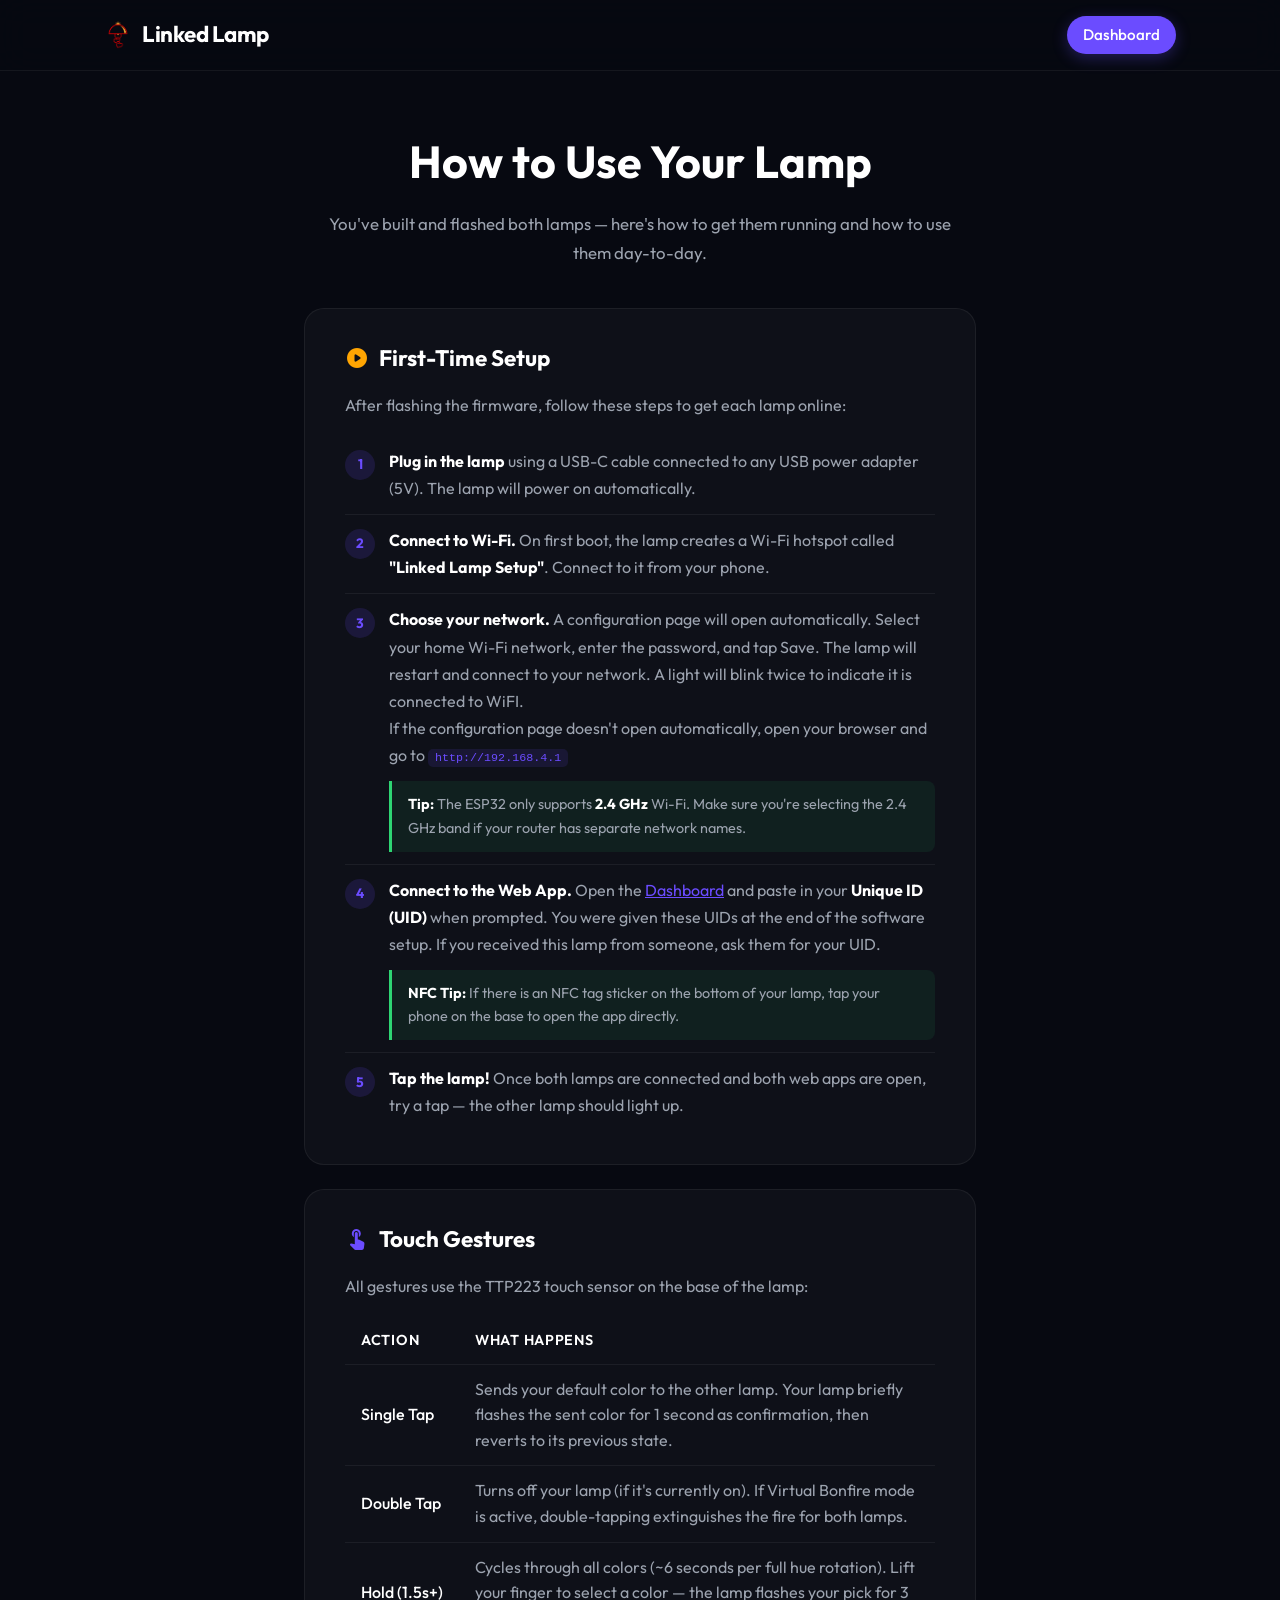
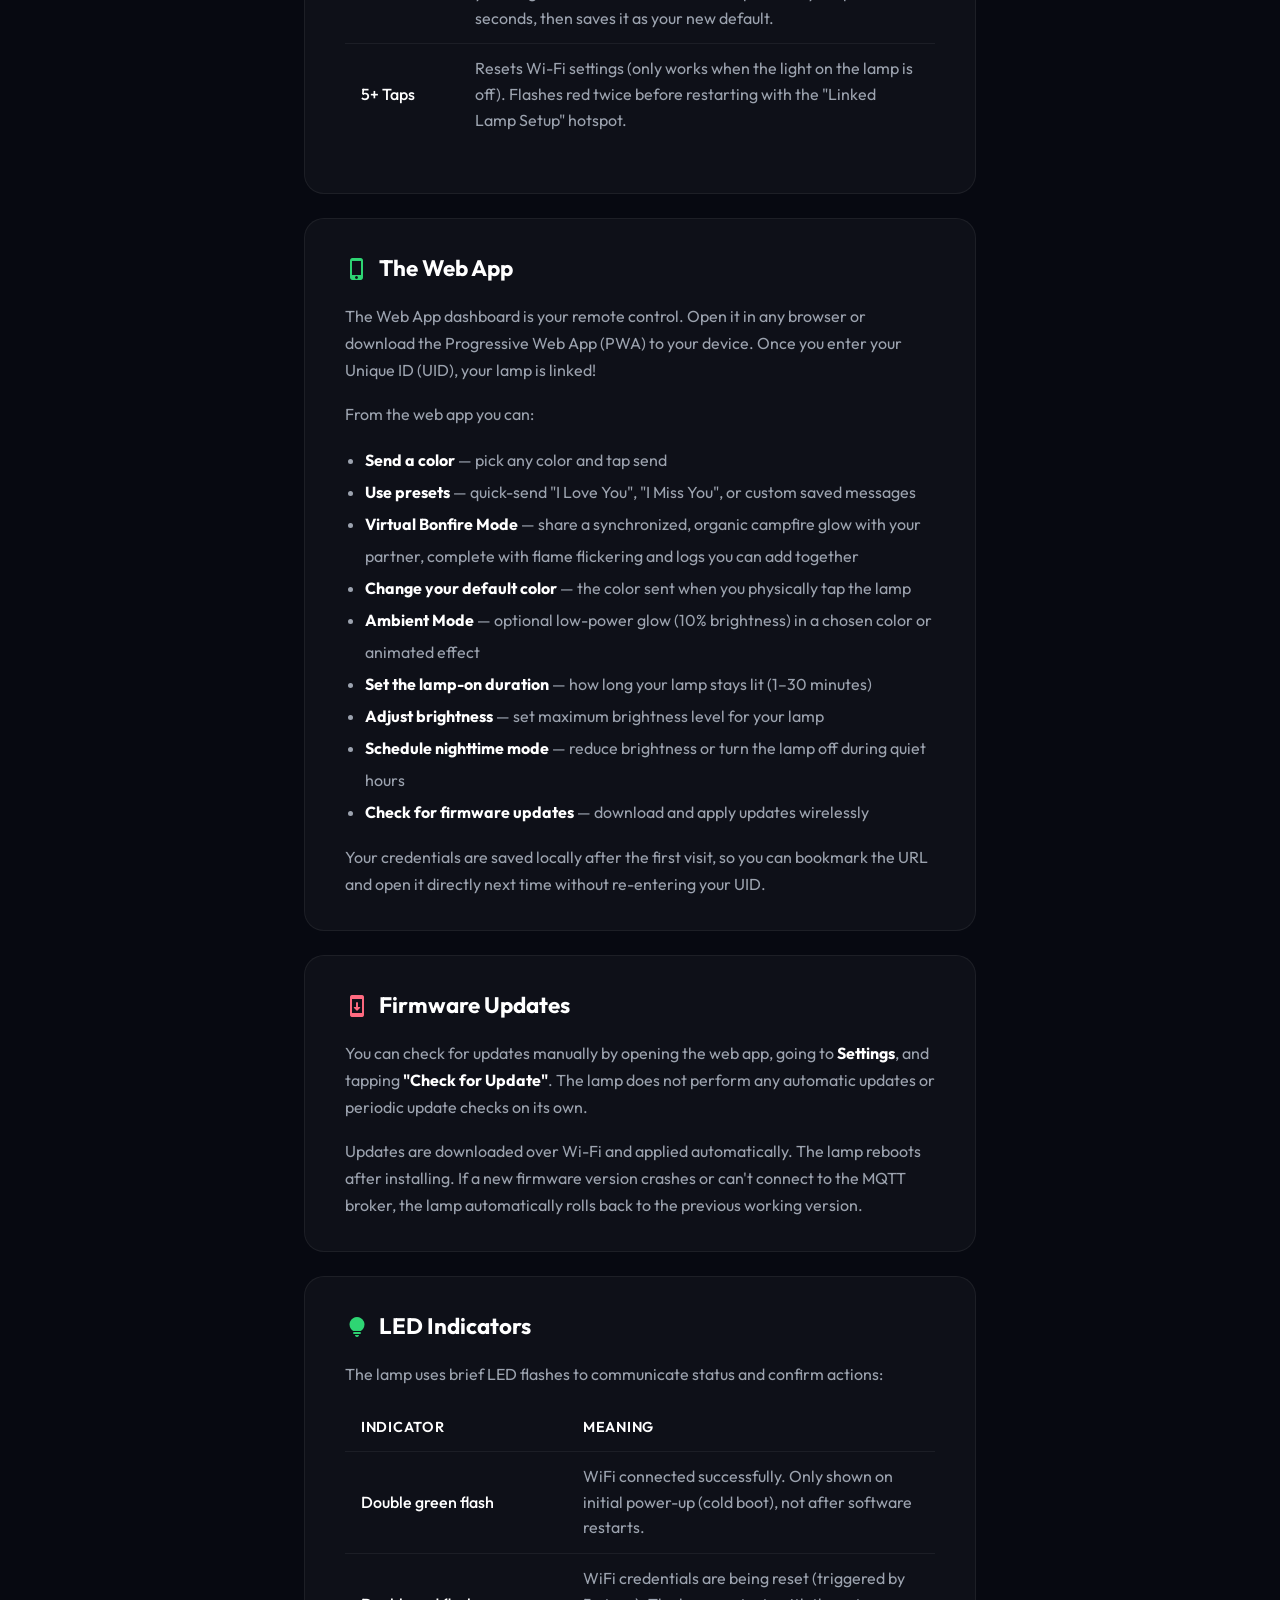
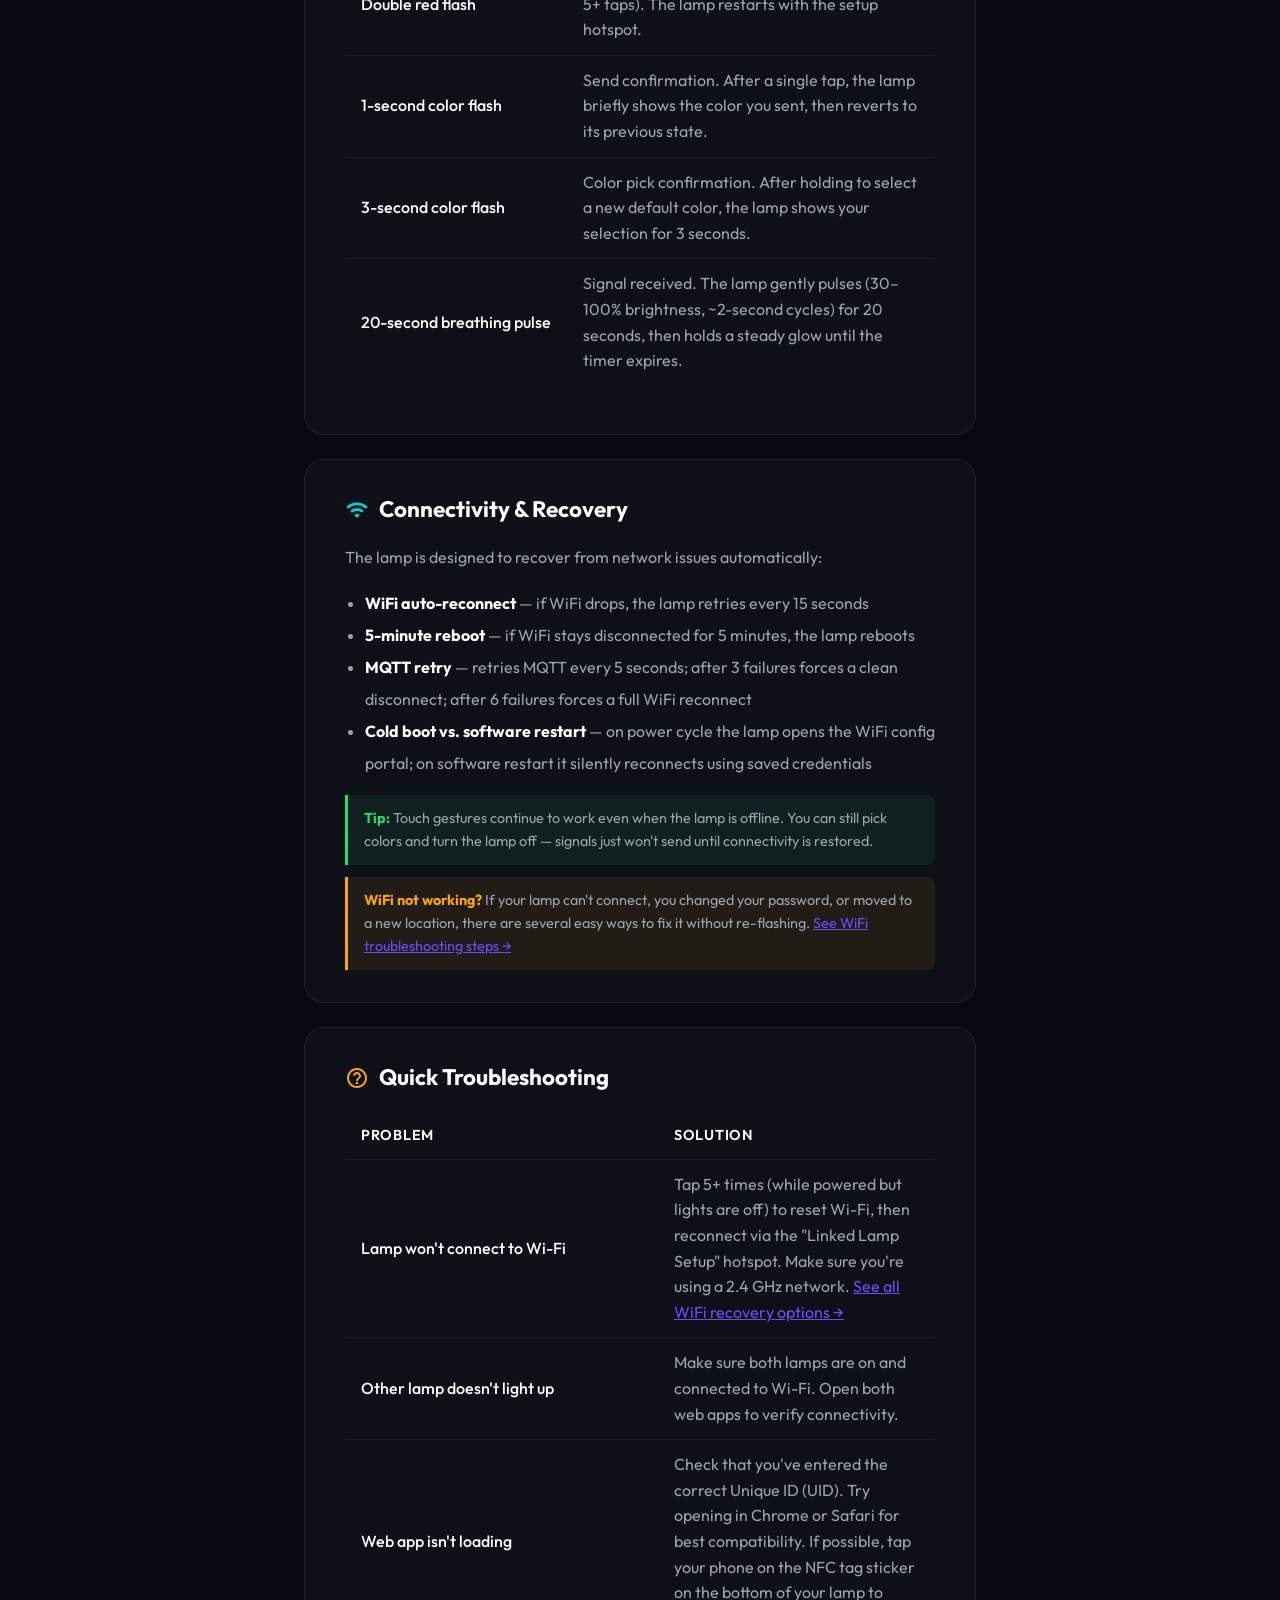
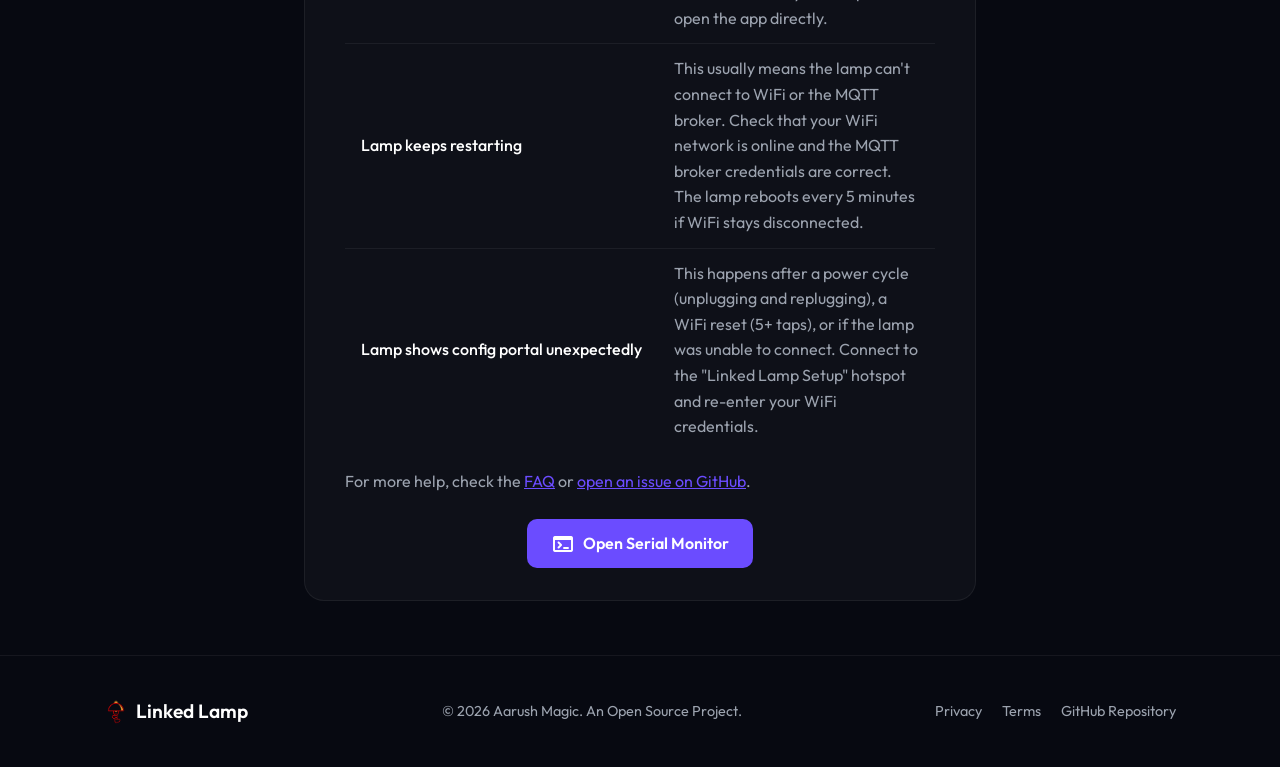
<file: docs/usage.html>
<!DOCTYPE html>
<html lang="en">

<head>
    <meta charset="UTF-8">
    <meta name="viewport" content="width=device-width, initial-scale=1.0">
    <meta name="robots" content="index" />
    <title>Linked Lamp | How to Use</title>
    <link href="https://fonts.googleapis.com/css2?family=Outfit:wght@300;400;500;600;700&display=swap" rel="stylesheet">
    <link href="https://fonts.googleapis.com/icon?family=Material+Icons+Round" rel="stylesheet">
    <link rel="stylesheet" href="landing.css">
    <link rel="icon" type="image/png" href="images/logo.png">
    <style>
        .usage-container {
            max-width: 800px;
            margin: 14vh auto 6vh;
        }

        .usage-container h1 {
            font-size: 2.8rem;
            margin-bottom: 0.8rem;
            text-align: center;
        }

        .usage-container .subtitle {
            color: var(--text-dim);
            font-size: 1.05rem;
            text-align: center;
            max-width: 650px;
            margin: 0 auto 2.5rem;
            line-height: 1.7;
        }

        .usage-section {
            background: var(--bg-card);
            border: 1px solid var(--border);
            border-radius: var(--radius);
            padding: 2rem 2.5rem;
            margin-bottom: 1.5rem;
        }

        .usage-section h2 {
            font-size: 1.4rem;
            margin-bottom: 1rem;
            display: flex;
            align-items: center;
            gap: 10px;
        }

        .usage-section h2 .material-icons-round {
            font-size: 1.5rem;
        }

        .usage-section p {
            color: var(--text-dim);
            line-height: 1.7;
            margin-bottom: 1rem;
        }

        .usage-section p:last-child {
            margin-bottom: 0;
        }

        .usage-section strong {
            color: white;
        }

        .usage-section code {
            background: rgba(107, 76, 255, 0.12);
            padding: 2px 7px;
            border-radius: 5px;
            font-size: 0.9em;
            color: var(--accent);
        }

        /* Gesture table */
        .gesture-table {
            width: 100%;
            border-collapse: collapse;
            margin: 1rem 0;
        }

        .gesture-table th,
        .gesture-table td {
            padding: 12px 16px;
            text-align: left;
            border-bottom: 1px solid var(--border);
        }

        .gesture-table th {
            color: var(--text);
            font-weight: 600;
            font-size: 0.9rem;
            text-transform: uppercase;
            letter-spacing: 0.05em;
        }

        .gesture-table td {
            color: var(--text-dim);
        }

        .gesture-table td:first-child {
            color: white;
            font-weight: 500;
            white-space: nowrap;
        }

        .gesture-table tr:last-child td {
            border-bottom: none;
        }

        /* Numbered steps */
        .step-list {
            counter-reset: usage-step;
            list-style: none;
            padding: 0;
            margin: 0;
        }

        .step-list li {
            counter-increment: usage-step;
            position: relative;
            padding: 12px 0 12px 44px;
            border-bottom: 1px solid var(--border);
            color: var(--text-dim);
            line-height: 1.7;
        }

        .step-list li:last-child {
            border-bottom: none;
        }

        .step-list li::before {
            content: counter(usage-step);
            position: absolute;
            left: 0;
            top: 14px;
            width: 30px;
            height: 30px;
            border-radius: 50%;
            background: rgba(107, 76, 255, 0.15);
            color: var(--accent);
            font-weight: 700;
            font-size: 0.85rem;
            display: flex;
            align-items: center;
            justify-content: center;
        }

        .step-list li strong {
            color: white;
        }

        /* Tip box */
        .tip-box {
            background: rgba(46, 213, 115, 0.08);
            border-left: 3px solid #2ed573;
            padding: 12px 16px;
            border-radius: 0 8px 8px 0;
            margin: 12px 0 0;
            font-size: 0.9rem;
            line-height: 1.6;
            color: var(--text-dim);
        }

        .tip-box strong {
            color: #2ed573;
        }

        .warning-box {
            background: rgba(255, 165, 2, 0.08);
            border-left: 3px solid #ffa502;
            padding: 12px 16px;
            border-radius: 0 8px 8px 0;
            margin: 12px 0 0;
            font-size: 0.9rem;
            line-height: 1.6;
            color: var(--text-dim);
        }

        .warning-box strong {
            color: #ffa502;
        }

        @media (max-width: 768px) {
            .usage-container h1 {
                font-size: 2rem;
            }

            .usage-section {
                padding: 1.5rem;
            }
        }
    </style>
</head>

<body>

    <nav class="navbar scrolled">
        <div class="nav-content max-w">
            <div class="logo">
                <a href="index.html"
                    style="color:inherit; text-decoration:none; display:flex; align-items:center; gap:10px;">
                    <img src="images/logo.png" alt="Linked Lamp"
                        style="height: 28px; width: 28px; object-fit: contain;">
                    <span class="logo-text">Linked Lamp</span>
                </a>
            </div>
            <div class="nav-links" style="margin-left: auto;">
                <a href="my/" class="nav-btn primary">Dashboard</a>
            </div>
        </div>
    </nav>

    <div class="usage-container max-w">
        <h1>How to Use Your Lamp</h1>
        <p class="subtitle">You've built and flashed both lamps — here's how to get them running and how to use them
            day-to-day.</p>

        <!-- First-Time Setup -->
        <div class="usage-section">
            <h2><span class="material-icons-round" style="color: #ffa502;">play_circle</span> First-Time Setup</h2>
            <p>After flashing the firmware, follow these steps to get each lamp online:</p>
            <ol class="step-list">
                <li>
                    <strong>Plug in the lamp</strong> using a USB-C cable connected to any USB power adapter (5V). The
                    lamp will power on automatically.
                </li>
                <li>
                    <strong>Connect to Wi-Fi.</strong> On first boot, the lamp creates a Wi-Fi hotspot called
                    <strong>"Linked Lamp Setup"</strong>. Connect to it from your phone.
                </li>
                <li>
                    <strong>Choose your network.</strong> A configuration page will open automatically. Select your home
                    Wi-Fi network, enter the password, and tap Save. The lamp will restart and connect to your network.
                    A light will blink twice to indicate it is connected to WiFI.<br>
                    If the configuration page doesn't open automatically, open your browser and go to
                    <code>http://192.168.4.1</code>
                    <div class="tip-box">
                        <strong>Tip:</strong> The ESP32 only supports <strong>2.4 GHz</strong> Wi-Fi. Make sure you're
                        selecting the 2.4 GHz band if your router has separate network names.
                    </div>
                </li>
                <li>
                    <strong>Connect to the Web App.</strong> Open the <a href="my/"
                        style="color:var(--accent);">Dashboard</a> and paste in your <strong>Unique ID (UID)</strong>
                    when prompted. You
                    were given these UIDs at the end of the software setup. If you received this lamp from someone, ask
                    them for your UID.
                    <div class="tip-box">
                        <strong>NFC Tip:</strong> If there is an NFC tag sticker on the bottom of your lamp, tap your
                        phone on
                        the base to open the app directly.
                    </div>
                </li>
                <li>
                    <strong>Tap the lamp!</strong> Once both lamps are connected and both web apps are open, try a tap —
                    the other lamp should light up.
                </li>
            </ol>
        </div>

        <!-- Touch Gestures -->
        <div class="usage-section">
            <h2><span class="material-icons-round" style="color: var(--accent);">touch_app</span> Touch Gestures</h2>
            <p>All gestures use the TTP223 touch sensor on the base of the lamp:</p>
            <table class="gesture-table">
                <thead>
                    <tr>
                        <th>Action</th>
                        <th>What happens</th>
                    </tr>
                </thead>
                <tbody>
                    <tr>
                        <td>Single Tap</td>
                        <td>Sends your default color to the other lamp. Your lamp briefly flashes the sent color for 1
                            second as confirmation, then reverts to its previous state.</td>
                    </tr>
                    <tr>
                        <td>Double Tap</td>
                        <td>Turns off your lamp (if it's currently on). If Virtual Bonfire mode is active, double-tapping extinguishes the fire for both lamps.</td>
                    </tr>
                    <tr>
                        <td>Hold (1.5s+)</td>
                        <td>Cycles through all colors (~6 seconds per full hue rotation). Lift your finger to select a
                            color — the lamp flashes your pick for 3 seconds, then saves it as your new default.</td>
                    </tr>
                    <tr>
                        <td>5+ Taps</td>
                        <td>Resets Wi-Fi settings (only works when the light on the lamp is off). Flashes red twice
                            before restarting with the "Linked Lamp Setup" hotspot.</td>
                    </tr>
                </tbody>
            </table>
        </div>

        <!-- Web App -->
        <div class="usage-section">
            <h2><span class="material-icons-round" style="color: #2ed573;">phone_iphone</span> The Web App</h2>
            <p>
                The Web App dashboard is your remote control.
                Open it in any browser or download the Progressive Web App (PWA) to your device. Once you enter your
                Unique ID (UID), your lamp is
                linked!
            </p>
            <p>
                From the web app you can:
            </p>
            <ul style="color: var(--text-dim); line-height: 2; padding-left: 20px; margin-bottom: 1rem;">
                <li><strong>Send a color</strong> — pick any color and tap send</li>
                <li><strong>Use presets</strong> — quick-send "I Love You", "I Miss You", or custom saved messages</li>
                <li><strong>Virtual Bonfire Mode</strong> — share a synchronized, organic campfire glow with your partner, complete with flame flickering and logs you can add together</li>
                <li><strong>Change your default color</strong> — the color sent when you physically tap the lamp</li>
                <li><strong>Ambient Mode</strong> — optional low-power glow (10% brightness) in a chosen color or animated effect</li>
                <li><strong>Set the lamp-on duration</strong> — how long your lamp stays lit (1–30 minutes)</li>
                <li><strong>Adjust brightness</strong> — set maximum brightness level for your lamp</li>
                <li><strong>Schedule nighttime mode</strong> — reduce brightness or turn the lamp off during quiet hours
                </li>
                <li><strong>Check for firmware updates</strong> — download and apply updates wirelessly</li>
            </ul>
            <p>
                Your credentials are saved locally after the first visit, so you can bookmark the URL and open it
                directly next time without re-entering your UID.
            </p>

        </div>

        <!-- OTA Updates -->
        <div class="usage-section">
            <h2><span class="material-icons-round" style="color: #ff6b81;">system_update</span> Firmware Updates</h2>
            <p>
                You can check for updates manually by opening the web app, going to <strong>Settings</strong>, and tapping 
                <strong>"Check for Update"</strong>. The lamp does not perform any automatic updates or periodic update checks on its own.
            </p>
            <p>
                Updates are downloaded over Wi-Fi and applied automatically. The lamp reboots after installing. If a new
                firmware version crashes or can't connect to the MQTT broker, the lamp automatically rolls back to the
                previous working version.
            </p>
        </div>

        <!-- LED Indicators -->
        <div class="usage-section">
            <h2><span class="material-icons-round" style="color: #2ed573;">lightbulb</span> LED Indicators</h2>
            <p>The lamp uses brief LED flashes to communicate status and confirm actions:</p>
            <table class="gesture-table">
                <thead>
                    <tr>
                        <th>Indicator</th>
                        <th>Meaning</th>
                    </tr>
                </thead>
                <tbody>
                    <tr>
                        <td>Double green flash</td>
                        <td>WiFi connected successfully. Only shown on initial power-up (cold boot), not after software
                            restarts.</td>
                    </tr>
                    <tr>
                        <td>Double red flash</td>
                        <td>WiFi credentials are being reset (triggered by 5+ taps). The lamp restarts with the setup
                            hotspot.</td>
                    </tr>
                    <tr>
                        <td>1-second color flash</td>
                        <td>Send confirmation. After a single tap, the lamp briefly shows the color you sent, then
                            reverts to its previous state.</td>
                    </tr>
                    <tr>
                        <td>3-second color flash</td>
                        <td>Color pick confirmation. After holding to select a new default color, the lamp shows your
                            selection for 3 seconds.</td>
                    </tr>
                    <tr>
                        <td>20-second breathing pulse</td>
                        <td>Signal received. The lamp gently pulses (30–100% brightness, ~2-second cycles) for 20
                            seconds, then holds a steady glow until the timer expires.</td>
                    </tr>
                </tbody>
            </table>
        </div>

        <!-- Connectivity & Recovery -->
        <div class="usage-section">
            <h2><span class="material-icons-round" style="color: #00d2d3;">wifi</span> Connectivity & Recovery</h2>
            <p>The lamp is designed to recover from network issues automatically:</p>
            <ul style="color: var(--text-dim); line-height: 2; padding-left: 20px; margin-bottom: 1rem;">
                <li><strong>WiFi auto-reconnect</strong> — if WiFi drops, the lamp retries every 15 seconds</li>
                <li><strong>5-minute reboot</strong> — if WiFi stays disconnected for 5 minutes, the lamp reboots</li>
                <li><strong>MQTT retry</strong> — retries MQTT every 5 seconds; after 3 failures forces a clean
                    disconnect; after 6 failures forces a full WiFi reconnect</li>
                <li><strong>Cold boot vs. software restart</strong> — on power cycle the lamp opens the WiFi config
                    portal; on software restart it silently reconnects using saved credentials</li>
            </ul>
            <div class="tip-box">
                <strong>Tip:</strong> Touch gestures continue to work even when the lamp is offline. You can still pick
                colors and turn the lamp off — signals just won't send until connectivity is restored.
            </div>
            <div class="warning-box" style="margin-top: 12px;">
                <strong>WiFi not working?</strong> If your lamp can't connect, you changed your password, or moved to a
                new location, there are several easy ways to fix it without re-flashing. <a
                    href="faq.html#faq-wifi-not-connecting" style="color: var(--accent);">See WiFi troubleshooting steps
                    →</a>
            </div>
        </div>

        <!-- Troubleshooting -->
        <div class="usage-section">
            <h2><span class="material-icons-round" style="color: #ffa502;">help_outline</span> Quick Troubleshooting
            </h2>
            <table class="gesture-table">
                <thead>
                    <tr>
                        <th>Problem</th>
                        <th>Solution</th>
                    </tr>
                </thead>
                <tbody>
                    <tr>
                        <td>Lamp won't connect to Wi-Fi</td>
                        <td>Tap 5+ times (while powered but lights are off) to reset Wi-Fi, then reconnect via the
                            "Linked
                            Lamp Setup" hotspot. Make sure you're using a 2.4 GHz network. <a
                                href="faq.html#faq-wifi-not-connecting" style="color: var(--accent);">See all WiFi
                                recovery options →</a></td>
                    </tr>
                    <tr>
                        <td>Other lamp doesn't light up</td>
                        <td>Make sure both lamps are on and connected to Wi-Fi. Open both web apps to verify
                            connectivity.</td>
                    </tr>
                    <tr>
                        <td>Web app isn't loading</td>
                        <td>Check that you've entered the correct Unique ID (UID). Try opening in Chrome or Safari for
                            best compatibility. If possible, tap your phone on the NFC tag sticker on the bottom of your
                            lamp
                            to open the app directly.</td>
                    </tr>
                    <tr>
                        <td>Lamp keeps restarting</td>
                        <td>This usually means the lamp can't connect to WiFi or the MQTT broker. Check that your WiFi
                            network is online and the MQTT broker credentials are correct. The lamp reboots every 5
                            minutes if WiFi stays disconnected.</td>
                    </tr>
                    <tr>
                        <td>Lamp shows config portal unexpectedly</td>
                        <td>This happens after a power cycle (unplugging and replugging), a WiFi reset (5+ taps), or if
                            the lamp was unable to connect. Connect to the "Linked Lamp Setup" hotspot and re-enter your
                            WiFi credentials.</td>
                    </tr>
                </tbody>
            </table>
            <p style="margin-top: 1rem;">For more help, check the <a href="faq.html"
                    style="color: var(--accent);">FAQ</a> or <a href="https://github.com/aarushmagic/Linked-Lamp/issues"
                    target="_blank" style="color: var(--accent);">open an issue on GitHub</a>.</p>
            
            <div id="serialBtnWrapper" style="display: none; margin-top: 1.5rem; text-align: center;">
                <a href="serial.html" style="display: inline-flex; align-items: center; gap: 8px; padding: 12px 24px; border-radius: 10px; background: var(--accent); color: white; text-decoration: none; font-weight: 600; font-family: var(--font); transition: all 0.3s ease;">
                    <span class="material-icons-round">terminal</span> Open Serial Monitor
                </a>
            </div>
        </div>
    </div>

    <!-- Footer -->
    <footer>
        <div class="footer-content max-w">
            <div class="footer-brand">
                <img src="images/logo.png" alt="Linked Lamp" style="height: 24px; width: 24px; object-fit: contain;">
                Linked Lamp
            </div>
            <p>&copy; 2026 Aarush Magic. An Open Source Project.</p>
            <div class="footer-links">
                <a href="privacy.html">Privacy</a>
                <a href="terms.html">Terms</a>
                <a href="https://github.com/aarushmagic/Linked-Lamp">GitHub Repository</a>
            </div>
        </div>
    </footer>

    <script>
        if ("serial" in navigator) {
            const wrapper = document.getElementById('serialBtnWrapper');
            if (wrapper) wrapper.style.display = 'block';
        }
    </script>
</body>

</html>
</file>
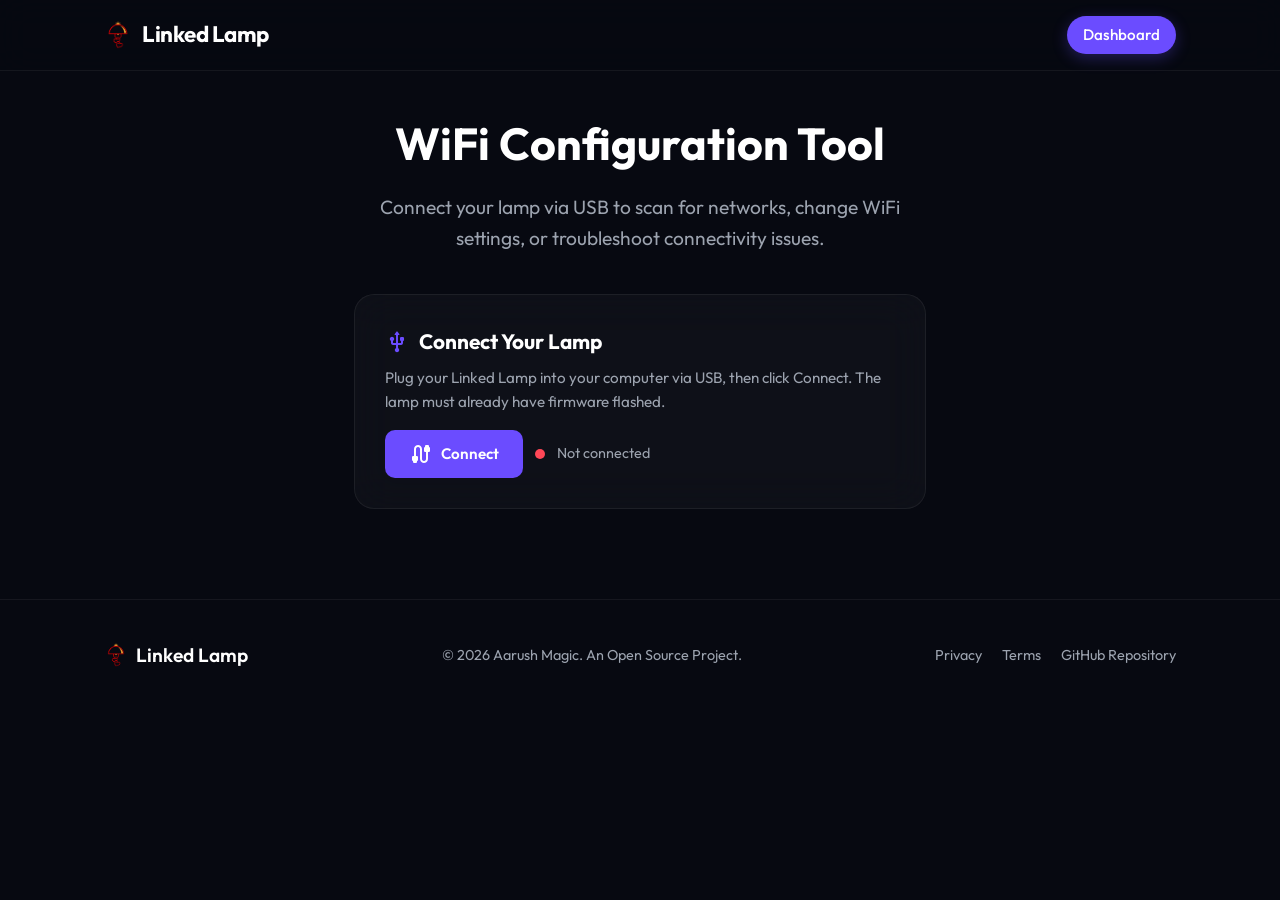
<file: docs/wifi-tool.html>
<!DOCTYPE html>
<html lang="en">
<head>
    <meta charset="UTF-8">
    <meta name="viewport" content="width=device-width, initial-scale=1.0">
    <title>Linked Lamp | WiFi Tool</title>
    <link href="https://fonts.googleapis.com/css2?family=Outfit:wght@300;400;500;600;700&display=swap" rel="stylesheet">
    <link href="https://fonts.googleapis.com/icon?family=Material+Icons+Round" rel="stylesheet">
    <link rel="stylesheet" href="landing.css">
    <link rel="icon" type="image/png" href="images/logo.png">
    <style>
        .tool-container { max-width: 700px; margin: 12vh auto 10vh; }
        .tool-header { text-align: center; margin-bottom: 40px; }
        .tool-header h1 { font-size: 2.8rem; margin-bottom: 0.8rem; }

        .tool-card {
            background: var(--bg-card); border: 1px solid var(--border);
            border-radius: var(--radius); padding: 30px; backdrop-filter: blur(20px);
            margin-bottom: 20px;
        }
        .tool-card h3 { font-size: 1.3rem; margin-bottom: 8px; display: flex; align-items: center; gap: 10px; }
        .tool-card p { color: var(--text-dim); font-size: 0.95rem; margin-bottom: 15px; }

        /* Connection bar */
        .connect-bar {
            display: flex; gap: 12px; align-items: center; flex-wrap: wrap;
        }
        .connect-bar .status-dot {
            width: 10px; height: 10px; border-radius: 50%; background: #ff4757;
            flex-shrink: 0; transition: background 0.3s;
        }
        .connect-bar .status-dot.connected { background: #2ed573; box-shadow: 0 0 8px rgba(46,213,115,0.5); }
        .connect-bar .status-text { color: var(--text-dim); font-size: 0.9rem; flex: 1; }

        .tool-btn {
            padding: 12px 24px; border-radius: 10px; font-size: 0.95rem; font-weight: 600;
            font-family: var(--font); cursor: pointer; transition: all 0.3s ease;
            display: inline-flex; align-items: center; gap: 8px; border: none;
        }
        .tool-btn.primary { background: var(--accent); color: white; }
        .tool-btn.primary:hover { background: var(--accent-hover); transform: translateY(-2px); box-shadow: 0 4px 15px rgba(107,76,255,0.4); }
        .tool-btn.outline { background: transparent; border: 1px solid var(--border); color: white; }
        .tool-btn.outline:hover { border-color: rgba(255,255,255,0.3); background: rgba(255,255,255,0.05); }
        .tool-btn.danger { background: rgba(255,71,87,0.15); border: 1px solid rgba(255,71,87,0.3); color: #ff4757; }
        .tool-btn.danger:hover { background: rgba(255,71,87,0.25); }
        .tool-btn:disabled { opacity: 0.4; cursor: not-allowed; transform: none !important; }

        /* Network list */
        .network-list { max-height: 300px; overflow-y: auto; margin: 15px 0; }
        .network-list::-webkit-scrollbar { width: 6px; }
        .network-list::-webkit-scrollbar-thumb { background: rgba(255,255,255,0.15); border-radius: 3px; }
        .network-item {
            display: flex; align-items: center; gap: 12px; padding: 14px 16px;
            border: 1px solid var(--border); border-radius: 12px; margin-bottom: 8px;
            cursor: pointer; transition: all 0.2s ease; background: rgba(0,0,0,0.2);
        }
        .network-item:hover { border-color: var(--accent); background: rgba(107,76,255,0.08); }
        .network-item.selected { border-color: var(--accent); background: rgba(107,76,255,0.12); box-shadow: 0 0 0 1px var(--accent); }
        .network-item .net-icon { font-size: 1.4rem; color: var(--text-dim); }
        .network-item .net-info { flex: 1; }
        .network-item .net-ssid { font-weight: 600; font-size: 1rem; }
        .network-item .net-meta { font-size: 0.8rem; color: var(--text-dim); margin-top: 2px; }
        .network-item .net-signal { font-size: 0.8rem; color: var(--text-dim); }
        .network-item .net-lock { font-size: 1rem; color: var(--text-dim); }

        /* Password field */
        .wifi-form { margin-top: 15px; display: none; }
        .wifi-form.visible { display: block; }
        .form-row { margin-bottom: 15px; }
        .form-row label { display: block; margin-bottom: 6px; font-weight: 500; font-size: 0.95rem; }
        .form-row input {
            width: 100%; padding: 12px 15px; border-radius: 10px;
            background: rgba(0,0,0,0.3); border: 1px solid var(--border);
            color: white; font-family: var(--font); font-size: 1rem; outline: none;
        }
        .form-row input:focus { border-color: var(--accent); }
        .form-row .hint { font-size: 0.8rem; color: #888; margin-top: 4px; }

        /* Log area */
        .serial-log {
            background: #0a0c14; border: 1px solid var(--border); border-radius: 10px;
            padding: 15px; max-height: 200px; overflow-y: auto; font-family: monospace;
            font-size: 0.8rem; color: #a5b1c2; margin-top: 15px; display: none;
            scrollbar-width: none;
        }
        .serial-log::-webkit-scrollbar { display: none; }
        .serial-log.visible { display: block; }
        .serial-log .log-success { color: #2ed573; }
        .serial-log .log-error { color: #ff4757; }
        .serial-log .log-cmd { color: var(--accent); }

        /* Status info */
        .status-grid {
            display: grid; grid-template-columns: 1fr 1fr; gap: 10px; margin-top: 15px;
        }
        .status-item {
            background: rgba(0,0,0,0.2); border: 1px solid var(--border);
            border-radius: 10px; padding: 12px 16px; min-width: 0;
        }
        .status-item .status-label { font-size: 0.75rem; color: var(--text-dim); text-transform: uppercase; letter-spacing: 0.5px; }
        .status-item .status-value { font-size: 1rem; font-weight: 600; margin-top: 4px; overflow: hidden; text-overflow: ellipsis; white-space: nowrap; }
        .status-item .status-value.online { color: #2ed573; }
        .status-item .status-value.offline { color: #ff4757; }

        /* Scan spinner */
        .scanning-indicator {
            text-align: center; padding: 30px; color: var(--text-dim); display: none;
        }
        .scanning-indicator.visible { display: block; }
        @keyframes spin { to { transform: rotate(360deg); } }
        .spin-icon { animation: spin 1.5s linear infinite; display: inline-block; }

        /* Success toast */
        .toast {
            position: fixed; bottom: 30px; left: 50%; transform: translateX(-50%) translateY(100px);
            background: #2ed573; color: #070911; padding: 14px 28px; border-radius: 12px;
            font-weight: 600; font-family: var(--font); z-index: 9999;
            transition: transform 0.4s cubic-bezier(0.34,1.56,0.64,1); display: flex; align-items: center; gap: 8px;
        }
        .toast.show { transform: translateX(-50%) translateY(0); }

        /* Browser warning */
        .browser-warning {
            background: rgba(255,165,2,0.1); border: 1px solid rgba(255,165,2,0.3);
            border-radius: var(--radius); padding: 25px; text-align: center; margin-bottom: 20px;
        }
        .browser-warning .material-icons-round { font-size: 3rem; color: #ffa502; margin-bottom: 10px; }
        .browser-warning h3 { margin-bottom: 8px; }
        .browser-warning p { color: var(--text-dim); }

        .action-row { display: flex; gap: 10px; flex-wrap: wrap; margin-top: 15px; }

        @media (max-width: 768px) {
            .tool-header h1 { font-size: 2rem; }
            .status-grid { grid-template-columns: 1fr; }
            .connect-bar { flex-direction: column; align-items: stretch; }
            .action-row { flex-direction: column; }
        }
    </style>
</head>
<body>
    <nav class="navbar scrolled">
        <div class="nav-content max-w">
            <div class="logo">
                <a href="index.html" style="color:inherit; text-decoration:none; display:flex; align-items:center; gap:10px;">
                    <img src="images/logo.png" alt="Linked Lamp" style="height: 28px; width: 28px; object-fit: contain;">
                    <span class="logo-text">Linked Lamp</span>
                </a>
            </div>
            <div class="nav-links" style="margin-left: auto;">
                <a href="my/" class="nav-btn primary">Dashboard</a>
            </div>
        </div>
    </nav>

    <div class="tool-container max-w">
        <div class="tool-header">
            <h1>WiFi Configuration Tool</h1>
            <p class="hero-subtitle" style="margin:0 auto;">Connect your lamp via USB to scan for networks, change WiFi settings, or troubleshoot connectivity issues.</p>
        </div>

        <!-- Browser warning (hidden by default) -->
        <div class="browser-warning" id="browserWarning" style="display:none;">
            <span class="material-icons-round">warning</span>
            <h3>Browser Not Supported</h3>
            <p>This tool requires <strong>Web Serial API</strong>, which is only available in <strong>Google Chrome</strong> or <strong>Microsoft Edge</strong> on desktop. Please switch to one of those browsers.</p>
        </div>

        <!-- Step 1: Connect -->
        <div class="tool-card" id="cardConnect">
            <h3><span class="material-icons-round" style="color:var(--accent);">usb</span> Connect Your Lamp</h3>
            <p>Plug your Linked Lamp into your computer via USB, then click Connect. The lamp must already have firmware flashed.</p>
            <div class="connect-bar">
                <button class="tool-btn primary" id="btnConnect" onclick="connectSerial()">
                    <span class="material-icons-round">cable</span> Connect
                </button>
                <div class="status-dot" id="statusDot"></div>
                <span class="status-text" id="statusText">Not connected</span>
            </div>
        </div>

        <!-- Step 2: Device Status -->
        <div class="tool-card" id="cardStatus" style="display:none;">
            <h3><span class="material-icons-round" style="color:#2ed573;">info</span> Device Status</h3>
            <p>Current connection info from your lamp.</p>
            <div class="status-grid" id="statusGrid"></div>
            <div class="action-row">
                <button class="tool-btn outline" onclick="refreshStatus()">
                    <span class="material-icons-round">refresh</span> Refresh
                </button>
            </div>
        </div>

        <!-- Step 3: WiFi Networks -->
        <div class="tool-card" id="cardNetworks" style="display:none;">
            <h3><span class="material-icons-round" style="color:var(--accent);">wifi</span> Available Networks</h3>
            <p>Select a 2.4 GHz network to connect your lamp to.</p>

            <button class="tool-btn outline" id="btnScan" onclick="scanNetworks()">
                <span class="material-icons-round">search</span> Scan for Networks
            </button>

            <div class="scanning-indicator" id="scanSpinner">
                <span class="material-icons-round spin-icon" style="font-size:2rem;">wifi_find</span>
                <p style="margin-top:10px;">Scanning for nearby networks...</p>
            </div>

            <div class="network-list" id="networkList"></div>

            <div class="wifi-form" id="wifiForm">
                <div class="form-row">
                    <label>Network Name (SSID)</label>
                    <input type="text" id="inputSSID" readonly>
                </div>
                <div class="form-row">
                    <label>Password</label>
                    <input type="password" id="inputPassword" placeholder="Enter WiFi password">
                    <span class="hint" id="passwordHint">Required for secured networks.</span>
                </div>
                <div class="action-row">
                    <button class="tool-btn primary" id="btnSetWifi" onclick="setWifi()">
                        <span class="material-icons-round">wifi</span> Connect to Network
                    </button>
                    <button class="tool-btn outline" onclick="cancelWifiForm()">Cancel</button>
                </div>
            </div>
        </div>

        <!-- Manual SSID entry -->
        <div class="tool-card" id="cardManual" style="display:none;">
            <h3><span class="material-icons-round" style="color:var(--accent);">edit</span> Manual Entry</h3>
            <p>Can't find your network? Enter the details manually. Make sure the network is 2.4 GHz.</p>
            <div class="form-row">
                <label>Network Name (SSID)</label>
                <input type="text" id="manualSSID" placeholder="Enter network name exactly">
            </div>
            <div class="form-row">
                <label>Password</label>
                <input type="password" id="manualPassword" placeholder="Enter WiFi password (leave empty for open)">
            </div>
            <div class="action-row">
                <button class="tool-btn primary" onclick="setWifiManual()">
                    <span class="material-icons-round">wifi</span> Connect to Network
                </button>
            </div>
        </div>

        <!-- Actions -->
        <div class="tool-card" id="cardActions" style="display:none;">
            <h3><span class="material-icons-round" style="color:#ffa502;">build</span> Advanced Actions</h3>
            <p>Reset WiFi credentials or reboot the device.</p>
            <div class="action-row">
                <button class="tool-btn danger" onclick="resetWifi()">
                    <span class="material-icons-round">delete_forever</span> Reset WiFi
                </button>
                <button class="tool-btn outline" onclick="rebootDevice()">
                    <span class="material-icons-round">restart_alt</span> Reboot
                </button>
            </div>
        </div>

        <!-- Serial Log -->
        <div class="tool-card" id="cardLog" style="display:none;">
            <h3><span class="material-icons-round" style="color:var(--text-dim);">terminal</span> Serial Log</h3>
            <div class="serial-log visible" id="serialLog"></div>
        </div>
    </div>

    <!-- Toast -->
    <div class="toast" id="toast"><span class="material-icons-round">check_circle</span> <span id="toastMsg"></span></div>

    <!-- Footer -->
    <footer>
        <div class="footer-content max-w">
            <div class="footer-brand">
                <img src="images/logo.png" alt="Linked Lamp" style="height:24px;width:24px;object-fit:contain;"> Linked Lamp
            </div>
            <p>&copy; 2026 Aarush Magic. An Open Source Project.</p>
            <div class="footer-links">
                <a href="privacy.html">Privacy</a>
                <a href="terms.html">Terms</a>
                <a href="https://github.com/aarushmagic/Linked-Lamp">GitHub Repository</a>
            </div>
        </div>
    </footer>

<script>
// =================================================================
// Web Serial WiFi Configuration Utility
// =================================================================
let port = null;
let reader = null;
let writer = null;
let readBuffer = '';
let isConnected = false;
let selectedSSID = '';
let selectedEncryption = 0;

// Check for native Web Serial API browser support
if (!('serial' in navigator)) {
    document.getElementById('browserWarning').style.display = 'block';
    document.getElementById('btnConnect').disabled = true;
}

// Web Serial connection lifecycle management
async function connectSerial() {
    try {
        port = await navigator.serial.requestPort();
        await port.open({ baudRate: 115200 });
        isConnected = true;

        document.getElementById('statusDot').classList.add('connected');
        document.getElementById('statusText').textContent = 'Connected';
        document.getElementById('btnConnect').innerHTML = '<span class="material-icons-round">link_off</span> Disconnect';
        document.getElementById('btnConnect').onclick = disconnectSerial;

        // Show all cards
        ['cardStatus','cardNetworks','cardManual','cardActions','cardLog'].forEach(id => {
            document.getElementById(id).style.display = 'block';
        });

        writer = port.writable.getWriter();
        startReading();

        // Retrieve initial device status parameters
        await sendCommand('GET_STATUS');
    } catch (e) {
        logEntry('Connection failed: ' + e.message, 'error');
    }
}

async function disconnectSerial() {
    try {
        isConnected = false;
        if (reader) { await reader.cancel(); reader.releaseLock(); reader = null; }
        if (writer) { writer.releaseLock(); writer = null; }
        if (port) { await port.close(); port = null; }
    } catch (e) { /* ignore */ }

    document.getElementById('statusDot').classList.remove('connected');
    document.getElementById('statusText').textContent = 'Disconnected';
    document.getElementById('btnConnect').innerHTML = '<span class="material-icons-round">cable</span> Connect';
    document.getElementById('btnConnect').onclick = connectSerial;
    ['cardStatus','cardNetworks','cardManual','cardActions','cardLog'].forEach(id => {
        document.getElementById(id).style.display = 'none';
    });
}

async function startReading() {
    const decoder = new TextDecoderStream();
    const readableStreamClosed = port.readable.pipeTo(decoder.writable);
    reader = decoder.readable.getReader();

    try {
        while (true) {
            const { value, done } = await reader.read();
            if (done) break;
            if (value) {
                readBuffer += value;
                processBuffer();
            }
        }
    } catch (e) {
        if (isConnected) logEntry('Read error: ' + e.message, 'error');
    } finally {
        reader.releaseLock();
    }
}

function processBuffer() {
    const lines = readBuffer.split('\n');
    readBuffer = lines.pop(); // keep incomplete line
    for (const raw of lines) {
        const line = raw.replace(/\r/g, '').trim();
        if (!line) continue;
        handleLine(line);
        logEntry(line);
    }
}

async function sendCommand(cmd) {
    if (!writer) return;
    const encoder = new TextEncoder();
    await writer.write(encoder.encode(cmd + '\n'));
    logEntry('> ' + cmd, 'cmd');
}

// ESP32 serial data parser state machine
let parseMode = null; // 'status', 'scan'
let parsedData = [];

function handleLine(line) {
    // Status parsing
    if (line.includes('[CMD] STATUS_START')) { parseMode = 'status'; parsedData = []; return; }
    if (line.includes('[CMD] STATUS_END')) { parseMode = null; renderStatus(parsedData); return; }

    // Scan parsing
    if (line.includes('[CMD] SCAN_START')) { parseMode = 'scan'; parsedData = []; return; }
    if (line.includes('[CMD] SCAN_END')) {
        parseMode = null;
        document.getElementById('scanSpinner').classList.remove('visible');
        renderNetworks(parsedData);
        return;
    }

    if (parseMode === 'status') { parsedData.push(line); }
    if (parseMode === 'scan') {
        if (!line.startsWith('[CMD]')) parsedData.push(line);
    }

    // Trigger UI feedback toast notifications
    if (line.includes('WiFi credentials saved')) showToast('WiFi credentials saved! Device rebooting...');
    if (line.includes('Erasing WiFi credentials')) showToast('WiFi reset! Device rebooting...');
    if (line.includes('Rebooting')) {
        setTimeout(() => { disconnectSerial(); }, 1500);
    }
}

// Render ESP32 connection parameters inside DOM grid
function renderStatus(lines) {
    const grid = document.getElementById('statusGrid');
    grid.innerHTML = '';
    const map = {};
    for (const l of lines) {
        const idx = l.indexOf(':');
        if (idx === -1) continue;
        const key = l.substring(0, idx).trim();
        const val = l.substring(idx + 1).trim();
        map[key] = val;
    }
    const items = [
        { label: 'WiFi', value: map['WiFi'] || 'Unknown', cls: (map['WiFi']||'').includes('CONNECTED') ? 'online' : 'offline' },
        { label: 'MQTT', value: map['MQTT'] || 'Unknown', cls: (map['MQTT']||'').includes('CONNECTED') ? 'online' : 'offline' },
        { label: 'SSID', value: map['SSID'] || 'N/A' },
        { label: 'IP Address', value: map['IP'] || 'N/A' },
        { label: 'Signal', value: map['RSSI'] || 'N/A' },
        { label: 'Device ID', value: map['Device ID'] || 'N/A' },
        { label: 'MQTT Server', value: map['MQTT Server'] || 'N/A' },
        { label: 'MAC Address', value: map['MAC'] || 'N/A' },
    ];
    for (const item of items) {
        const div = document.createElement('div');
        div.className = 'status-item';
        div.innerHTML = `<div class="status-label">${item.label}</div><div class="status-value ${item.cls||''}">${item.value}</div>`;
        grid.appendChild(div);
    }
}

async function refreshStatus() { await sendCommand('GET_STATUS'); }

// WiFi network scanning interface
async function scanNetworks() {
    document.getElementById('networkList').innerHTML = '';
    document.getElementById('scanSpinner').classList.add('visible');
    document.getElementById('wifiForm').classList.remove('visible');
    document.getElementById('btnScan').disabled = true;
    parsedData = [];
    await sendCommand('SCAN_WIFI');
    // Re-enable after timeout in case response is slow
    setTimeout(() => { document.getElementById('btnScan').disabled = false; }, 15000);
}

function renderNetworks(lines) {
    document.getElementById('btnScan').disabled = false;
    const list = document.getElementById('networkList');
    list.innerHTML = '';

    // Parse serial results and filter duplicate SSIDs
    const seen = new Set();
    const networks = [];
    for (const l of lines) {
        // Payload: SSID, RSSI, Encryption status code
        // Split fields from right to support commas inside SSID strings
        const parts = l.split(',');
        if (parts.length < 3) continue;
        const enc = parseInt(parts[parts.length - 1]);
        const rssi = parseInt(parts[parts.length - 2]);
        const ssid = parts.slice(0, parts.length - 2).join(',');
        if (!ssid || seen.has(ssid)) continue;
        seen.add(ssid);
        networks.push({ ssid, rssi, encrypted: enc !== 0 });
    }

    // Sort scanned networks by descending signal strength
    networks.sort((a, b) => b.rssi - a.rssi);

    if (networks.length === 0) {
        list.innerHTML = '<p style="text-align:center;color:var(--text-dim);padding:20px;">No networks found. Make sure the lamp is powered on and try again.</p>';
        return;
    }

    for (const net of networks) {
        const div = document.createElement('div');
        div.className = 'network-item';
        div.onclick = () => selectNetwork(net.ssid, net.encrypted, div);

        const signalIcon = net.rssi > -50 ? 'signal_wifi_4_bar' :
                           net.rssi > -65 ? 'network_wifi_3_bar' :
                           net.rssi > -75 ? 'network_wifi_2_bar' : 'network_wifi_1_bar';

        div.innerHTML = `
            <span class="material-icons-round net-icon">${signalIcon}</span>
            <div class="net-info">
                <div class="net-ssid">${escHtml(net.ssid)}</div>
                <div class="net-meta">${net.rssi} dBm ${net.encrypted ? '· Secured' : '· Open'}</div>
            </div>
            ${net.encrypted ? '<span class="material-icons-round net-lock">lock</span>' : '<span class="material-icons-round net-lock" style="color:#2ed573;">lock_open</span>'}
        `;
        list.appendChild(div);
    }
}

function selectNetwork(ssid, encrypted, el) {
    document.querySelectorAll('.network-item').forEach(n => n.classList.remove('selected'));
    el.classList.add('selected');
    selectedSSID = ssid;
    selectedEncryption = encrypted;

    document.getElementById('inputSSID').value = ssid;
    document.getElementById('wifiForm').classList.add('visible');
    document.getElementById('inputPassword').value = '';

    if (!encrypted) {
        document.getElementById('inputPassword').style.display = 'none';
        document.getElementById('passwordHint').textContent = 'This is an open network. No password needed.';
    } else {
        document.getElementById('inputPassword').style.display = 'block';
        document.getElementById('passwordHint').textContent = 'Required for secured networks.';
        document.getElementById('inputPassword').focus();
    }
}

function cancelWifiForm() {
    document.getElementById('wifiForm').classList.remove('visible');
    document.querySelectorAll('.network-item').forEach(n => n.classList.remove('selected'));
}

// Push WiFi credentials to the serial interface
async function setWifi() {
    const ssid = document.getElementById('inputSSID').value;
    const pass = document.getElementById('inputPassword').value;
    if (!ssid) return;
    if (selectedEncryption && !pass) {
        showToast('Please enter the WiFi password.');
        return;
    }
    document.getElementById('btnSetWifi').disabled = true;
    await sendCommand('SET_WIFI:' + ssid + ',' + pass);
    setTimeout(() => { document.getElementById('btnSetWifi').disabled = false; }, 5000);
}

async function setWifiManual() {
    const ssid = document.getElementById('manualSSID').value.trim();
    const pass = document.getElementById('manualPassword').value;
    if (!ssid) { showToast('Please enter a network name.'); return; }
    await sendCommand('SET_WIFI:' + ssid + ',' + pass);
}

// Wipe device credentials and soft reboot
async function resetWifi() {
    if (!confirm('This will erase all saved WiFi credentials and reboot the lamp into setup mode (captive portal). Continue?')) return;
    await sendCommand('RESET_WIFI');
}

async function rebootDevice() {
    await sendCommand('REBOOT');
}

// Shared UI and utility helpers
function logEntry(text, type) {
    const log = document.getElementById('serialLog');
    const div = document.createElement('div');
    div.className = type === 'error' ? 'log-error' : type === 'cmd' ? 'log-cmd' : type === 'success' ? 'log-success' : '';
    div.textContent = text;
    log.appendChild(div);
    log.scrollTop = log.scrollHeight;
}

function showToast(msg) {
    const t = document.getElementById('toast');
    document.getElementById('toastMsg').textContent = msg;
    t.classList.add('show');
    setTimeout(() => t.classList.remove('show'), 3500);
}

function escHtml(s) {
    const d = document.createElement('div');
    d.textContent = s;
    return d.innerHTML;
}
</script>
</body>
</html>
</file>
<file: docs/landing.css>
/* ==========================================================================
   Linked Lamp — Landing Page Commercial Styles
   ==========================================================================
   Premium, Glassmorphism, Modern CSS Aesthetics.
   ========================================================================== */

:root {
    --bg-dark: #070911;
    --bg-card: rgba(255, 255, 255, 0.03);
    --border: rgba(255, 255, 255, 0.06);
    --text: #ffffff;
    --text-dim: #9ca3af;
    --accent: #6b4cff;
    --accent-hover: #8970ff;
    --font: 'Outfit', sans-serif;
    --radius: 20px;
    --transition: all 0.3s cubic-bezier(0.25, 0.8, 0.25, 1);
}

*,
*::before,
*::after {
    margin: 0;
    padding: 0;
    box-sizing: border-box;
}

body {
    background-color: var(--bg-dark);
    color: var(--text);
    font-family: var(--font);
    line-height: 1.6;
    overflow-x: hidden;
    position: relative;
    scroll-behavior: smooth;
}

.max-w {
    max-width: 1200px;
    margin: 0 auto;
    padding: 0 5%;
}

.mt-3 {
    margin-top: 1.5rem;
}

/* --- Ambient Background Glows --- */
.ambient-glow {
    position: absolute;
    border-radius: 50%;
    filter: blur(120px);
    z-index: -1;
    opacity: 0.4;
    pointer-events: none;
}

.glow-1 {
    top: -10%;
    right: -5%;
    width: 600px;
    height: 600px;
    background: radial-gradient(circle, #6b4cff 0%, transparent 70%);
}

.glow-2 {
    bottom: 20%;
    left: -10%;
    width: 500px;
    height: 500px;
    background: radial-gradient(circle, #ff4757 0%, transparent 70%);
}

/* --- Navigation --- */
.navbar {
    position: fixed;
    top: 0;
    width: 100%;
    padding: 18px 0;
    z-index: 1002;
    transition: var(--transition);
}

.navbar.scrolled {
    background: rgba(7, 9, 17, 0.85);
    backdrop-filter: blur(16px);
    padding: 1rem 0;
    border-bottom: 1px solid var(--border);
}

.nav-content {
    display: flex;
    justify-content: space-between;
    align-items: center;
}

.logo {
    display: flex;
    align-items: center;
    gap: 10px;
    font-size: 1.4rem;
    font-weight: 700;
    letter-spacing: -0.5px;
}

.logo .material-icons-round {
    color: var(--accent);
}

.nav-links {
    display: flex;
    align-items: center;
    gap: 24px;
}

.nav-links a {
    color: var(--text-dim);
    text-decoration: none;
    font-weight: 500;
    font-size: 0.95rem;
    transition: var(--transition);
}

.nav-links a:hover {
    color: var(--text);
}

.nav-links .github-link {
    display: flex;
    align-items: center;
    gap: 6px;
}

.nav-btn {
    padding: 7px 16px;
    font-size: 0.85rem;
    font-weight: 600;
    border-radius: 30px;
    background: rgba(255, 255, 255, 0.05);
    border: 1px solid var(--border);
    color: white !important;
}

.nav-btn.primary {
    background: var(--accent);
    border: none;
    box-shadow: 0 4px 15px rgba(107, 76, 255, 0.3);
}

.nav-btn.primary:hover {
    background: var(--accent-hover);
    transform: translateY(-2px);
}

/* --- Hero Section --- */
.hero {
    padding-top: 15vh;
    min-height: 90vh;
    display: flex;
    flex-direction: column;
    align-items: center;
    text-align: center;
    position: relative;
}

.hero-badge {
    background: rgba(46, 213, 115, 0.1);
    border: 1px solid rgba(46, 213, 115, 0.3);
    color: #2ed573;
    padding: 6px 16px;
    border-radius: 30px;
    font-size: 0.85rem;
    font-weight: 600;
    letter-spacing: 1px;
    text-transform: uppercase;
    margin-bottom: 2rem;
    display: inline-block;
}

.hero-title {
    font-size: clamp(3rem, 6vw, 5rem);
    font-weight: 700;
    line-height: 1.1;
    letter-spacing: -2px;
    margin-bottom: 1.5rem;
    background: linear-gradient(135deg, #ffffff 0%, #a0a0a0 100%);
    -webkit-background-clip: text;
    -webkit-text-fill-color: transparent;
}

.hero-subtitle {
    font-size: 1.2rem;
    color: var(--text-dim);
    max-width: 650px;
    margin: 0 auto 3rem;
}

.hero-cta {
    display: flex;
    gap: 16px;
    justify-content: center;
    margin-bottom: 4rem;
}

.btn {
    padding: 14px 28px;
    border-radius: 12px;
    font-size: 1rem;
    font-weight: 600;
    text-decoration: none;
    transition: var(--transition);
    display: inline-flex;
    align-items: center;
    justify-content: center;
}

.primary-btn {
    background: var(--accent);
    color: white;
    border: none;
}

.primary-btn:hover {
    background: var(--accent-hover);
    box-shadow: 0 8px 25px rgba(107, 76, 255, 0.4);
    transform: translateY(-3px);
}

.outline-btn {
    background: transparent;
    border: 1px solid var(--border);
    color: white;
}

.outline-btn:hover {
    border-color: rgba(255, 255, 255, 0.3);
    background: rgba(255, 255, 255, 0.05);
}

.pulse-hover:hover {
    animation: gentlePulse 1.5s infinite;
}

@keyframes gentlePulse {
    0% {
        box-shadow: 0 0 0 0 rgba(107, 76, 255, 0.4);
    }

    70% {
        box-shadow: 0 0 0 15px rgba(107, 76, 255, 0);
    }

    100% {
        box-shadow: 0 0 0 0 rgba(107, 76, 255, 0);
    }
}

/* Glassmorphism Card styling */
.glass-card {
    background: var(--bg-card);
    backdrop-filter: blur(20px);
    -webkit-backdrop-filter: blur(20px);
    border: 1px solid var(--border);
    border-radius: var(--radius);
    padding: 2.5rem;
}

/* Dynamic CSS Lamp Illustration */
.hero-visual {
    width: 100%;
    display: flex;
    justify-content: center;
}

.visual-card {
    display: flex;
    align-items: flex-start;
    gap: 40px;
    max-width: 600px;
    width: 100%;
    margin: 0 auto;
    text-align: left;
}

.lamp-illustration {
    width: 80px;
    height: 120px;
    position: relative;
    display: flex;
    flex-direction: column;
    align-items: center;
    flex-shrink: 0;
}

.lamp-base {
    width: 60px;
    height: 20px;
    background: #333;
    border-radius: 10px 10px 4px 4px;
    position: absolute;
    bottom: 0;
}

.lamp-body {
    width: 80px;
    height: 100px;
    background: rgba(255, 255, 255, 0.1);
    border: 2px solid rgba(255, 255, 255, 0.2);
    border-radius: 40px 40px 10px 10px;
    position: absolute;
    bottom: 20px;
    z-index: 2;
}

.lamp-light {
    position: absolute;
    bottom: 25px;
    width: 60px;
    height: 80px;
    background: var(--accent);
    border-radius: 30px 30px 8px 8px;
    opacity: 0;
    transition: opacity 1s, background 1s;
    z-index: 1;
}

.pulse-light {
    animation: lampCycle 4s infinite;
}

@keyframes lampCycle {
    0% {
        opacity: 0;
        background: var(--accent);
        box-shadow: 0 0 0px var(--accent);
    }

    20% {
        opacity: 0.8;
        background: var(--accent);
        box-shadow: 0 0 40px var(--accent);
    }

    45% {
        opacity: 0;
        background: var(--accent);
    }

    50% {
        opacity: 0;
        background: #2ed573;
        box-shadow: 0 0 0px #2ed573;
    }

    70% {
        opacity: 0.8;
        background: #2ed573;
        box-shadow: 0 0 40px #2ed573;
    }

    95% {
        opacity: 0;
        background: #2ed573;
    }

    100% {
        opacity: 0;
        background: var(--accent);
    }
}

.visual-text h3 {
    font-size: 1.5rem;
    margin-bottom: 8px;
}

.visual-text p {
    color: var(--text-dim);
    font-size: 0.95rem;
}

/* --- Features Section --- */
.features-section {
    padding: 100px 5%;
    text-align: center;
}

.section-header {
    margin-bottom: 4rem;
}

.section-header h2 {
    font-size: 2.5rem;
    font-weight: 700;
    margin-bottom: 1rem;
}

.section-header p {
    color: var(--text-dim);
    font-size: 1.1rem;
    max-width: 600px;
    margin: 0 auto;
}

.feature-grid {
    display: grid;
    grid-template-columns: repeat(auto-fit, minmax(250px, 1fr));
    gap: 30px;
    text-align: left;
}

.feature-card {
    transition: var(--transition);
}

.feature-card:hover {
    transform: translateY(-5px);
    border-color: rgba(255, 255, 255, 0.15);
}

.feature-icon {
    font-size: 2rem;
    margin-bottom: 1rem;
}

.feature-card h3 {
    font-size: 1.3rem;
    margin-bottom: 10px;
}

.feature-card p {
    color: var(--text-dim);
    font-size: 0.95rem;
}

/* --- Desktop Feature Rows --- */
.desktop-feature-rows {
    display: flex;
    flex-direction: column;
    gap: 80px;
}

.feature-row {
    display: flex;
    align-items: center;
    gap: 60px;
    text-align: left;
}

.feature-row.reverse {
    flex-direction: row-reverse;
}

.feature-text {
    flex: 1;
}

.feature-text h2 {
    font-size: 2.2rem;
    font-weight: 700;
    margin-bottom: 1.5rem;
}

.feature-text p {
    color: var(--text-dim);
    font-size: 1.1rem;
    line-height: 1.7;
    margin-bottom: 2rem;
}

.feature-badges {
    display: flex;
    gap: 15px;
    flex-wrap: wrap;
}

.feature-badge {
    display: inline-flex;
    align-items: center;
    gap: 8px;
    padding: 8px 16px;
    background: rgba(255, 255, 255, 0.04);
    border: 1px solid var(--border);
    border-radius: 30px;
    font-weight: 600;
    font-size: 0.95rem;
}

.feature-badge .material-icons-round {
    font-size: 1.2rem;
}

.feature-image {
    flex: 1;
    border-radius: var(--radius);
    overflow: hidden;
}

.feature-image img {
    width: 100%;
    height: auto;
    display: block;
    border-radius: var(--radius);
    object-fit: cover;
}

@media (min-width: 769px) {
    .mobile-feature-grid {
        display: none !important;
    }
}

/* --- CTA Section --- */
.cta-section {
    padding: 100px 0;
    background: linear-gradient(to top, rgba(107, 76, 255, 0.1), transparent);
    text-align: center;
}

.cta-container h2 {
    font-size: 2.5rem;
    margin-bottom: 1rem;
}

.cta-container p {
    color: var(--text-dim);
    font-size: 1.1rem;
}

/* --- Footer --- */
footer {
    border-top: 1px solid var(--border);
    padding: 40px 0;
    margin-top: 50px;
}

.footer-content {
    display: flex;
    justify-content: space-between;
    align-items: center;
    flex-wrap: wrap;
    gap: 20px;
}

.footer-brand {
    display: flex;
    align-items: center;
    gap: 8px;
    font-weight: 600;
    font-size: 1.2rem;
}

.footer-content p {
    color: var(--text-dim);
    font-size: 0.9rem;
}

.footer-links {
    display: flex;
    gap: 20px;
}

.footer-links a {
    color: var(--text-dim);
    text-decoration: none;
    font-size: 0.9rem;
    transition: color 0.2s;
}

.footer-links a:hover {
    color: white;
}

/* ---- Global overflow fix ---- */
html {
    overflow-x: hidden;
}

/* ---- Hamburger Button ---- */
.hamburger-btn {
    display: none;
    flex-direction: column;
    justify-content: center;
    gap: 5px;
    background: none;
    border: none;
    cursor: pointer;
    padding: 8px;
    z-index: 1001;
}

.hamburger-btn span {
    display: block;
    width: 24px;
    height: 2px;
    background: var(--text);
    border-radius: 2px;
    transition: all 0.3s ease;
}

.hamburger-btn.active span:nth-child(1) {
    transform: rotate(45deg) translate(5px, 5px);
}

.hamburger-btn.active span:nth-child(2) {
    opacity: 0;
}

.hamburger-btn.active span:nth-child(3) {
    transform: rotate(-45deg) translate(5px, -5px);
}

/* ---- Mobile Nav Overlay ---- */
.mobile-nav-overlay {
    display: none;
    position: fixed;
    top: 0;
    left: 0;
    width: 100%;
    height: 100%;
    background: rgba(7, 9, 17, 0.95);
    backdrop-filter: blur(20px);
    -webkit-backdrop-filter: blur(20px);
    z-index: 1000;
    opacity: 0;
    transition: opacity 0.3s ease;
    pointer-events: none;
}

.mobile-nav-overlay.open {
    opacity: 1;
    pointer-events: all;
}

.mobile-nav-links {
    display: flex;
    flex-direction: column;
    align-items: center;
    justify-content: center;
    height: 100%;
    gap: 28px;
}

.mobile-nav-links a {
    color: var(--text-dim);
    text-decoration: none;
    font-size: 1.3rem;
    font-weight: 500;
    transition: color 0.3s ease;
}

.mobile-nav-links a:hover {
    color: var(--text);
}



/* Mobile Responsiveness */
@media (max-width: 768px) {
    .hero {
        min-height: auto;
        padding-top: 10vh;
        padding-bottom: 0vh;
    }

    .hero-title {
        font-size: 2.8rem;
    }

    .nav-links {
        display: flex;
    }

    .hamburger-btn {
        display: flex;
    }

    .mobile-nav-overlay {
        display: block;
    }

    .hero-visual {
        display: none;
    }

    .footer-content {
        flex-direction: column;
        text-align: center;
    }

    .feature-grid {
        display: flex;
        flex-direction: column;
    }

    .desktop-feature-rows {
        display: none !important;
    }

    /* Constrain ambient glows on mobile */
    .ambient-glow {
        max-width: 100vw;
        overflow: hidden;
    }

    .glow-1 {
        right: 0;
        width: 300px;
        height: 300px;
    }

    .glow-2 {
        left: 0;
        width: 250px;
        height: 250px;
    }
}
</file>
